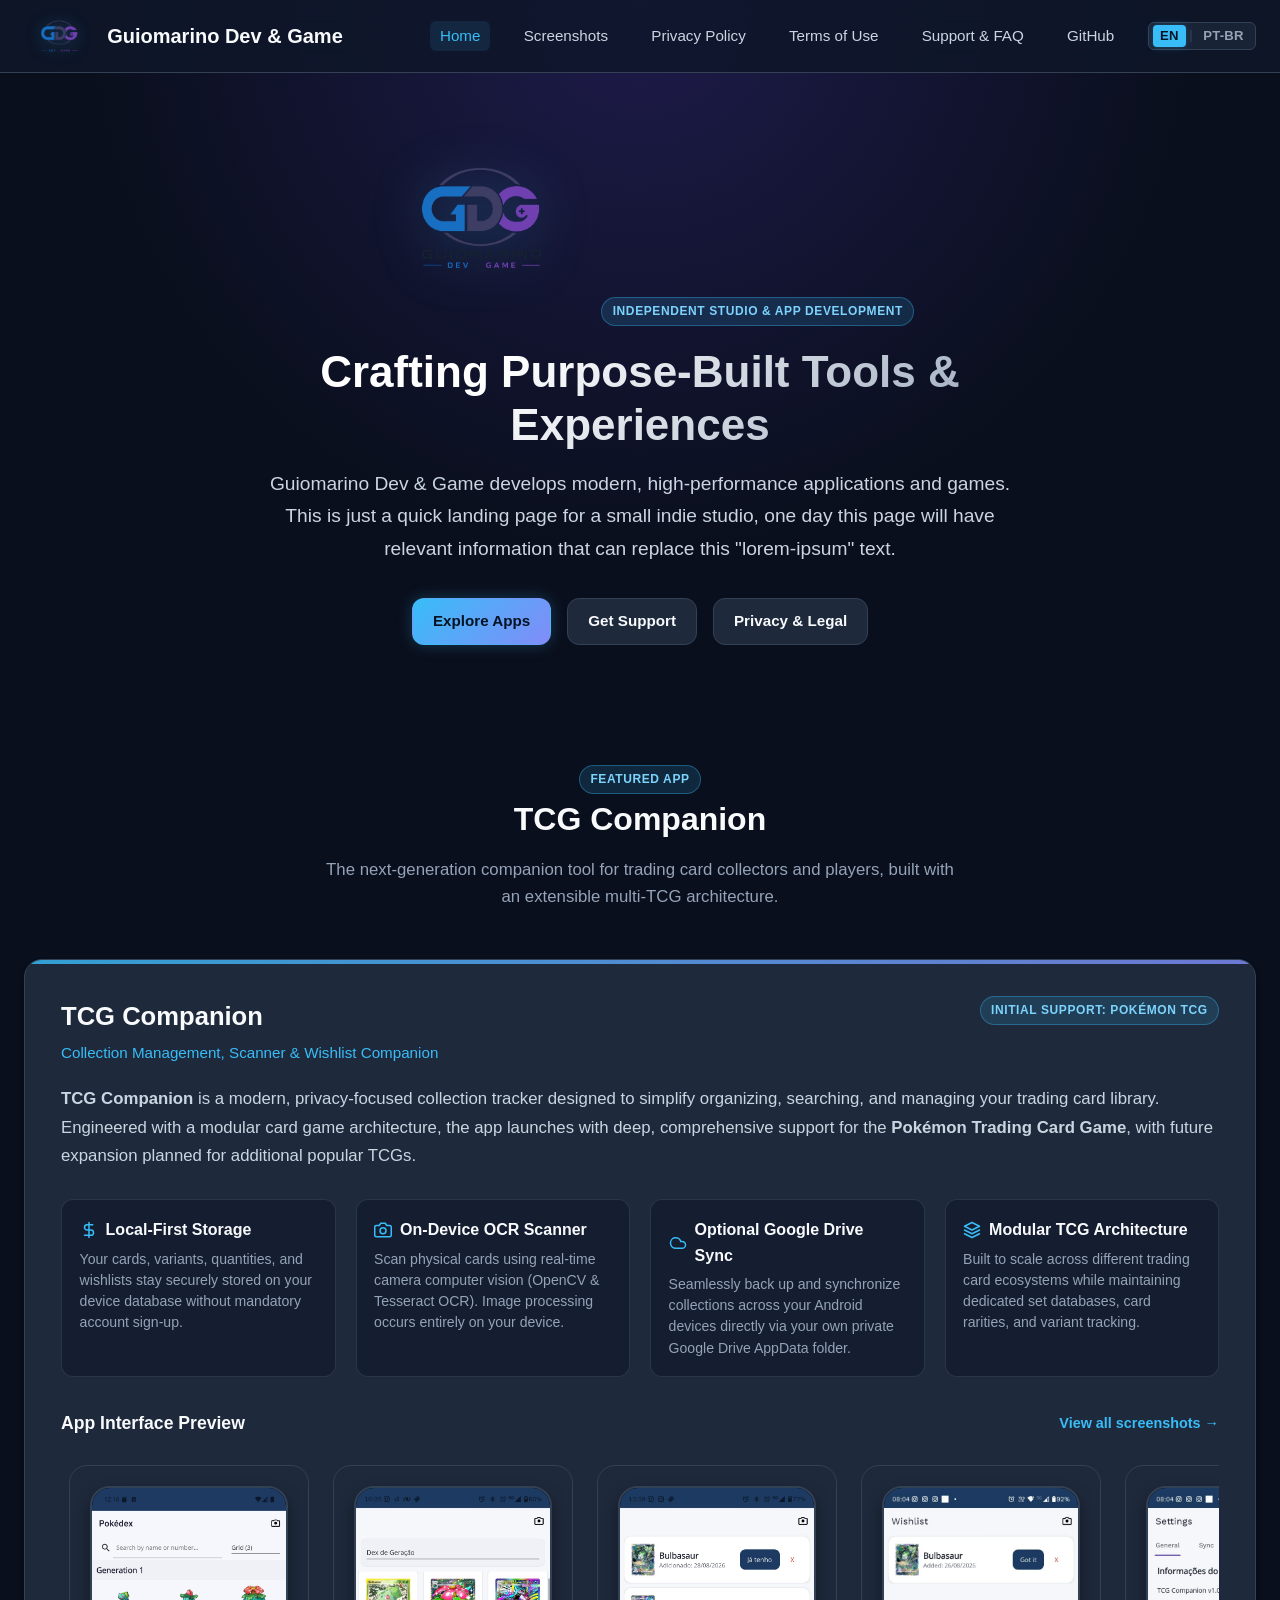
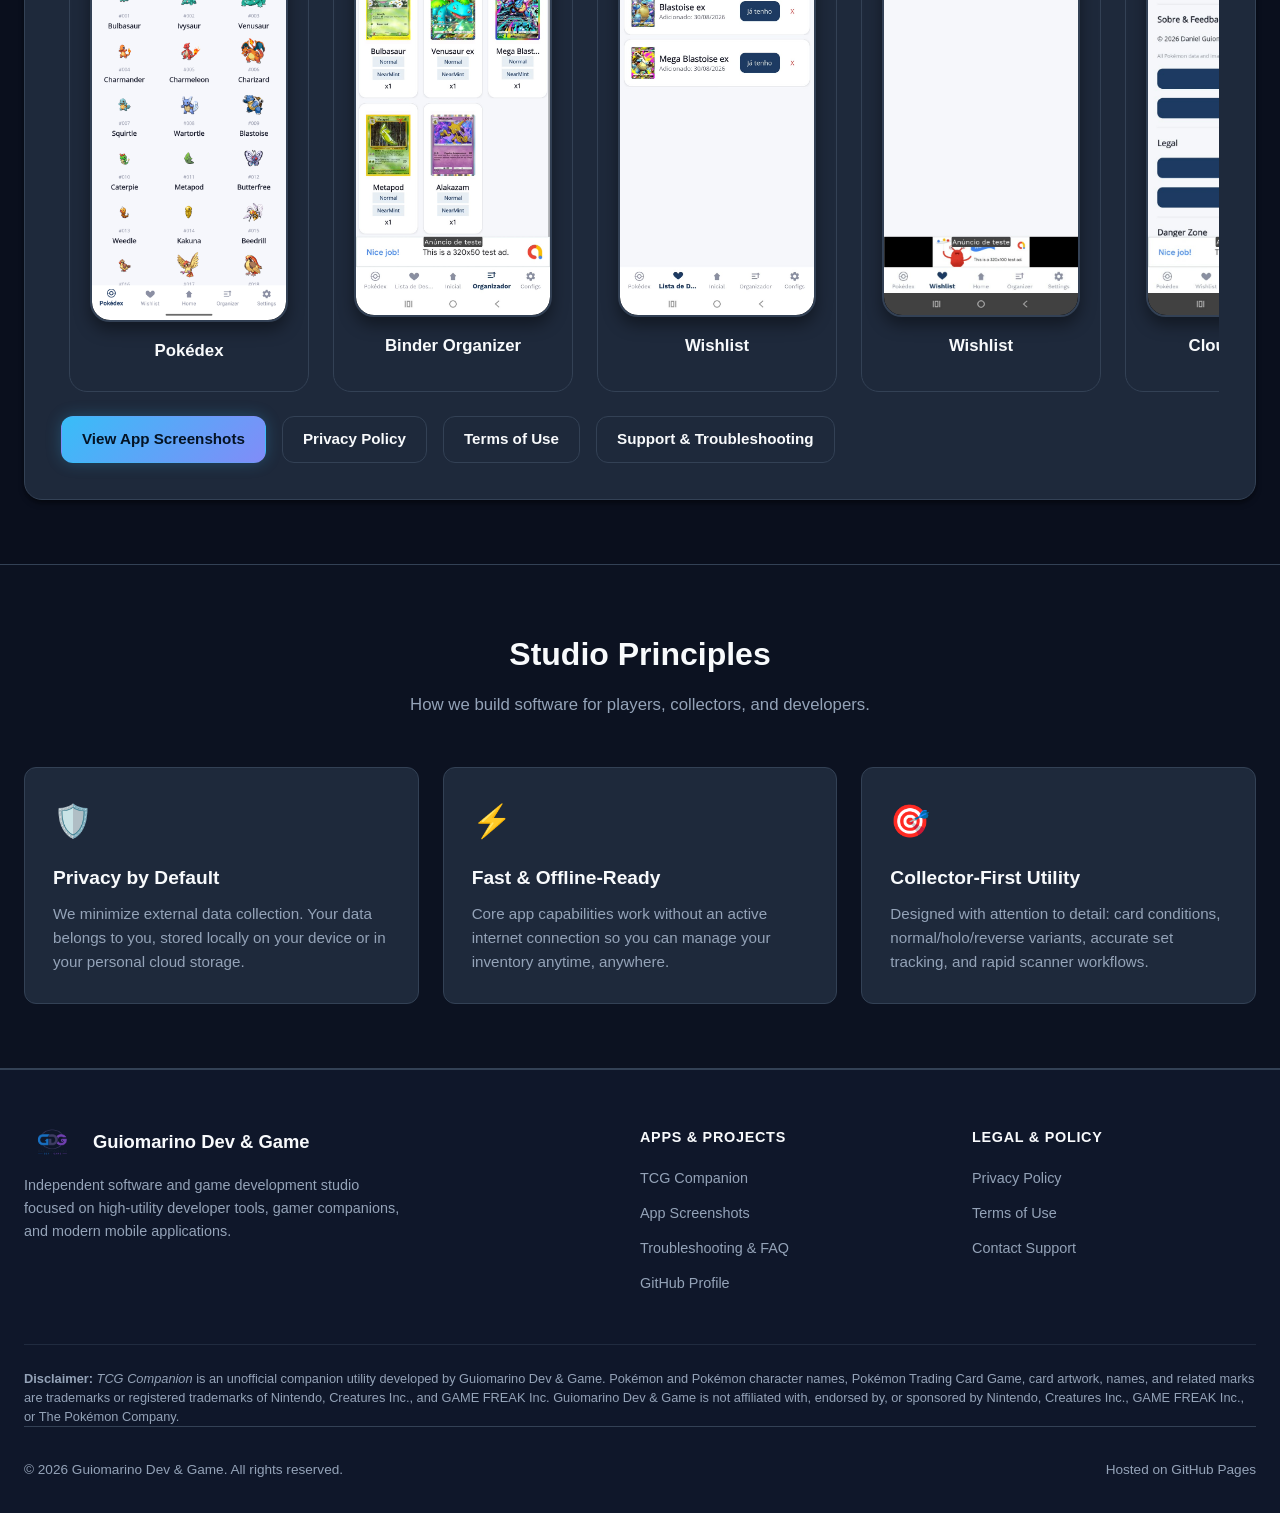
<file: index.html>
<!DOCTYPE html>
<html lang="en">
<head>
  <meta charset="UTF-8">
  <meta name="viewport" content="width=device-width, initial-scale=1.0">
  <meta name="description" content="Guiomarino Dev & Game - Independent game and app development studio. Home of TCG Companion with initial Pokémon TCG support.">
  <title>Guiomarino Dev & Game | Official Studio & Apps</title>
  <link rel="icon" type="image/png" href="images/logo_transparent.png">
  <link rel="stylesheet" href="css/style.css">
</head>
<body>

  <!-- Navigation -->
  <header class="site-header">
    <div class="container nav-container">
      <a href="index.html" class="brand-link">
        <img src="images/logo_transparent.png" alt="Guiomarino Dev & Game Logo" class="brand-logo">
        <span>Guiomarino Dev &amp; Game</span>
      </a>
      <nav>
        <ul class="nav-menu">
          <li><a href="index.html" class="nav-link active">Home</a></li>
          <li><a href="screenshots/index.html" class="nav-link">Screenshots</a></li>
          <li><a href="privacy/index.html" class="nav-link">Privacy Policy</a></li>
          <li><a href="terms/index.html" class="nav-link">Terms of Use</a></li>
          <li><a href="support/index.html" class="nav-link">Support &amp; FAQ</a></li>
          <li><a href="https://github.com/danielbrenom" target="_blank" rel="noopener noreferrer" class="nav-link">GitHub</a></li>
          <li class="lang-item">
            <div class="lang-switcher" aria-label="Language selector">
              <a href="index.html" class="lang-btn active" title="English">EN</a>
              <span class="lang-divider" aria-hidden="true">|</span>
              <a href="pt-br/index.html" class="lang-btn" title="Português (Brasil)">PT-BR</a>
            </div>
          </li>
        </ul>
      </nav>
    </div>
  </header>

  <main>
    <!-- Hero Section -->
    <section class="hero-section">
      <div class="container hero-content">
        <div class="hero-logo-wrapper">
          <img src="images/logo_transparent.png" alt="Guiomarino Dev & Game Studio" class="hero-logo">
        </div>
        <div class="badge" style="margin-bottom: 1.25rem;">Independent Studio &amp; App Development</div>
        <h1 class="hero-title">Crafting Purpose-Built Tools &amp; Experiences</h1>
        <p class="hero-subtitle">
          Guiomarino Dev &amp; Game develops modern, high-performance applications and games.
          This is just a quick landing page for a small indie studio, one day this page will have relevant information that can replace this "lorem-ipsum" text.
        </p>
        <div class="hero-actions">
          <a href="#featured-apps" class="btn btn-primary">Explore Apps</a>
          <a href="support/index.html" class="btn btn-secondary">Get Support</a>
          <a href="privacy/index.html" class="btn btn-secondary">Privacy &amp; Legal</a>
        </div>
      </div>
    </section>

    <!-- Featured Apps Section -->
    <section id="featured-apps" class="section">
      <div class="container">
        <div class="section-header">
          <div class="badge">Featured App</div>
          <h2 class="section-title">TCG Companion</h2>
          <p class="section-description">
            The next-generation companion tool for trading card collectors and players, built with an extensible multi-TCG architecture.
          </p>
        </div>

        <div class="apps-grid">
          <article class="app-card">
            <div class="app-card-header">
              <div class="app-title-group">
                <h3>TCG Companion</h3>
                <div class="app-tagline">Collection Management, Scanner &amp; Wishlist Companion</div>
              </div>
              <span class="badge">Initial Support: Pokémon TCG</span>
            </div>

            <p class="app-description">
              <strong>TCG Companion</strong> is a modern, privacy-focused collection tracker designed to simplify organizing, searching, and managing your trading card library. Engineered with a modular card game architecture, the app launches with deep, comprehensive support for the <strong>Pokémon Trading Card Game</strong>, with future expansion planned for additional popular TCGs.
            </p>

            <div class="app-features">
              <div class="feature-item">
                <div class="feature-title">
                  <svg width="18" height="18" viewBox="0 0 24 24" fill="none" stroke="currentColor" stroke-width="2" stroke-linecap="round" stroke-linejoin="round"><path d="M12 2v20M17 5H9.5a3.5 3.5 0 0 0 0 7h5a3.5 3.5 0 0 1 0 7H6"/></svg>
                  Local-First Storage
                </div>
                <div class="feature-desc">
                  Your cards, variants, quantities, and wishlists stay securely stored on your device database without mandatory account sign-up.
                </div>
              </div>

              <div class="feature-item">
                <div class="feature-title">
                  <svg width="18" height="18" viewBox="0 0 24 24" fill="none" stroke="currentColor" stroke-width="2" stroke-linecap="round" stroke-linejoin="round"><path d="M23 19a2 2 0 0 1-2 2H3a2 2 0 0 1-2-2V8a2 2 0 0 1 2-2h4l2-3h6l2 3h4a2 2 0 0 1 2 2z"/><circle cx="12" cy="13" r="4"/></svg>
                  On-Device OCR Scanner
                </div>
                <div class="feature-desc">
                  Scan physical cards using real-time camera computer vision (OpenCV &amp; Tesseract OCR). Image processing occurs entirely on your device.
                </div>
              </div>

              <div class="feature-item">
                <div class="feature-title">
                  <svg width="18" height="18" viewBox="0 0 24 24" fill="none" stroke="currentColor" stroke-width="2" stroke-linecap="round" stroke-linejoin="round"><path d="M17.5 19H9a7 7 0 1 1 6.71-9h1.79a4.5 4.5 0 1 1 0 9Z"/></svg>
                  Optional Google Drive Sync
                </div>
                <div class="feature-desc">
                  Seamlessly back up and synchronize collections across your Android devices directly via your own private Google Drive AppData folder.
                </div>
              </div>

              <div class="feature-item">
                <div class="feature-title">
                  <svg width="18" height="18" viewBox="0 0 24 24" fill="none" stroke="currentColor" stroke-width="2" stroke-linecap="round" stroke-linejoin="round"><polygon points="12 2 2 7 12 12 22 7 12 2"/><polyline points="2 17 12 22 22 17"/><polyline points="2 12 12 17 22 12"/></svg>
                  Modular TCG Architecture
                </div>
                <div class="feature-desc">
                  Built to scale across different trading card ecosystems while maintaining dedicated set databases, card rarities, and variant tracking.
                </div>
              </div>
            </div>

            <!-- App Screenshots Preview -->
            <div style="margin-top: 2rem;">
              <div style="display: flex; align-items: center; justify-content: space-between; margin-bottom: 0.75rem;">
                <h4 style="font-size: 1.1rem; color: var(--text-primary); font-weight: 600;">App Interface Preview</h4>
                <a href="screenshots/index.html" style="font-size: 0.9rem; font-weight: 600;">View all screenshots &rarr;</a>
              </div>
              <div class="screenshots-scroll">
                <a href="screenshots/index.html" class="screenshot-card" style="text-decoration: none;">
                  <div class="screenshot-device-frame">
                    <img src="images/app_ss/mockup1.png" alt="TCG Companion Set Catalog" loading="lazy">
                    <div class="screenshot-zoom-overlay">
                      <span class="screenshot-zoom-btn">🔍 Explore</span>
                    </div>
                  </div>
                  <div class="screenshot-info">
                    <div class="screenshot-title">Pokédex</div>
                  </div>
                </a>

                <a href="screenshots/index.html" class="screenshot-card" style="text-decoration: none;">
                  <div class="screenshot-device-frame">
                    <img src="images/app_ss/mockup-2-2.jpeg" alt="TCG Companion Card Details" loading="lazy">
                    <div class="screenshot-zoom-overlay">
                      <span class="screenshot-zoom-btn">🔍 Explore</span>
                    </div>
                  </div>
                  <div class="screenshot-info">
                    <div class="screenshot-title">Binder Organizer</div>
                  </div>
                </a>

                <a href="screenshots/index.html" class="screenshot-card" style="text-decoration: none;">
                  <div class="screenshot-device-frame">
                    <img src="images/app_ss/mockup3-3.jpeg" alt="TCG Companion Scanner" loading="lazy">
                    <div class="screenshot-zoom-overlay">
                      <span class="screenshot-zoom-btn">🔍 Explore</span>
                    </div>
                  </div>
                  <div class="screenshot-info">
                    <div class="screenshot-title">Wishlist</div>
                  </div>
                </a>

                <a href="screenshots/index.html" class="screenshot-card" style="text-decoration: none;">
                  <div class="screenshot-device-frame">
                    <img src="images/app_ss/mockup4.jpeg" alt="TCG Companion Wishlist" loading="lazy">
                    <div class="screenshot-zoom-overlay">
                      <span class="screenshot-zoom-btn">🔍 Explore</span>
                    </div>
                  </div>
                  <div class="screenshot-info">
                    <div class="screenshot-title">Wishlist</div>
                  </div>
                </a>

                <a href="screenshots/index.html" class="screenshot-card" style="text-decoration: none;">
                  <div class="screenshot-device-frame">
                    <img src="images/app_ss/mockup5.jpeg" alt="TCG Companion Cloud Sync" loading="lazy">
                    <div class="screenshot-zoom-overlay">
                      <span class="screenshot-zoom-btn">🔍 Explore</span>
                    </div>
                  </div>
                  <div class="screenshot-info">
                    <div class="screenshot-title">Cloud Backup</div>
                  </div>
                </a>
              </div>
            </div>

            <div class="app-footer-actions">
              <a href="screenshots/index.html" class="btn btn-primary">View App Screenshots</a>
              <a href="privacy/index.html" class="btn btn-secondary">Privacy Policy</a>
              <a href="terms/index.html" class="btn btn-secondary">Terms of Use</a>
              <a href="support/index.html" class="btn btn-secondary">Support &amp; Troubleshooting</a>
            </div>
          </article>
        </div>
      </div>
    </section>

    <!-- Studio Values Section -->
    <section class="section" style="background: rgba(15, 23, 42, 0.4); border-top: 1px solid var(--border-color); border-bottom: 1px solid var(--border-color);">
      <div class="container">
        <div class="section-header">
          <h2 class="section-title">Studio Principles</h2>
          <p class="section-description">How we build software for players, collectors, and developers.</p>
        </div>

        <div class="values-grid">
          <div class="value-card">
            <div class="value-icon">🛡️</div>
            <h3 class="value-title">Privacy by Default</h3>
            <p class="value-desc">
              We minimize external data collection. Your data belongs to you, stored locally on your device or in your personal cloud storage.
            </p>
          </div>

          <div class="value-card">
            <div class="value-icon">⚡</div>
            <h3 class="value-title">Fast &amp; Offline-Ready</h3>
            <p class="value-desc">
              Core app capabilities work without an active internet connection so you can manage your inventory anytime, anywhere.
            </p>
          </div>

          <div class="value-card">
            <div class="value-icon">🎯</div>
            <h3 class="value-title">Collector-First Utility</h3>
            <p class="value-desc">
              Designed with attention to detail: card conditions, normal/holo/reverse variants, accurate set tracking, and rapid scanner workflows.
            </p>
          </div>
        </div>
      </div>
    </section>
  </main>

  <!-- Universal Footer -->
  <footer class="site-footer">
    <div class="container">
      <div class="footer-grid">
        <div>
          <div class="footer-brand">
            <img src="images/logo_transparent.png" alt="Guiomarino Dev & Game" class="footer-logo">
            <span>Guiomarino Dev &amp; Game</span>
          </div>
          <p class="footer-desc">
            Independent software and game development studio focused on high-utility developer tools, gamer companions, and modern mobile applications.
          </p>
        </div>

        <div>
          <h4 class="footer-heading">Apps &amp; Projects</h4>
          <ul class="footer-links">
            <li><a href="#featured-apps">TCG Companion</a></li>
            <li><a href="screenshots/index.html">App Screenshots</a></li>
            <li><a href="support/index.html">Troubleshooting &amp; FAQ</a></li>
            <li><a href="https://github.com/GuiomarinoDev" target="_blank" rel="noopener noreferrer">GitHub Profile</a></li>
          </ul>
        </div>

        <div>
          <h4 class="footer-heading">Legal &amp; Policy</h4>
          <ul class="footer-links">
            <li><a href="privacy/index.html">Privacy Policy</a></li>
            <li><a href="terms/index.html">Terms of Use</a></li>
            <li><a href="support/index.html">Contact Support</a></li>
          </ul>
        </div>
      </div>

      <div class="footer-disclaimer">
        <p>
          <strong>Disclaimer:</strong> <em>TCG Companion</em> is an unofficial companion utility developed by Guiomarino Dev &amp; Game. Pokémon and Pokémon character names, Pokémon Trading Card Game, card artwork, names, and related marks are trademarks or registered trademarks of Nintendo, Creatures Inc., and GAME FREAK Inc. Guiomarino Dev &amp; Game is not affiliated with, endorsed by, or sponsored by Nintendo, Creatures Inc., GAME FREAK Inc., or The Pokémon Company.
        </p>
      </div>

      <div class="footer-bottom">
        <div>&copy; 2026 Guiomarino Dev &amp; Game. All rights reserved.</div>
        <div>Hosted on GitHub Pages</div>
      </div>
    </div>
  </footer>

</body>
</html>
</file>
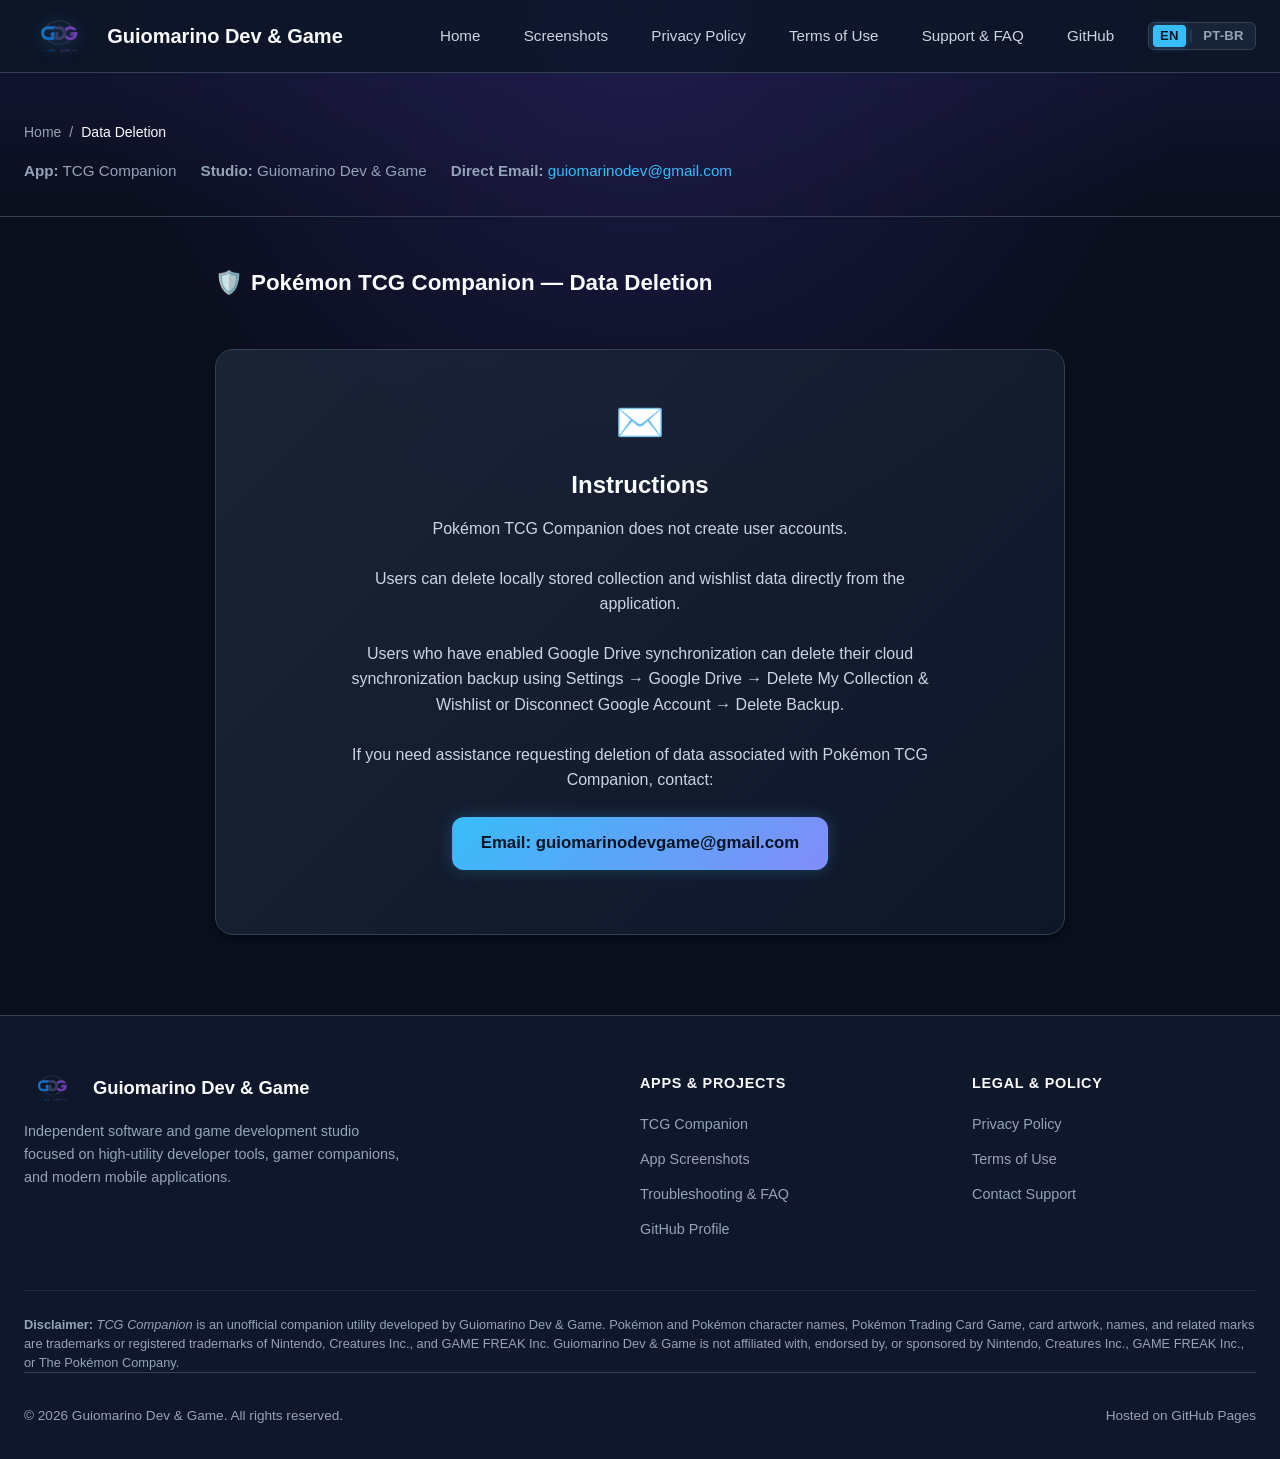
<file: data-deletion/index.html>
<!DOCTYPE html>
<html lang="en">
<head>
    <meta charset="UTF-8">
    <meta name="viewport" content="width=device-width, initial-scale=1.0">
    <meta name="description" content="Data Deletion for TCG Companion - Guiomarino Dev & Game. Help with data deletion.">
    <title>Data Deletion — TCG Companion | Guiomarino Dev & Game</title>
    <link rel="icon" type="image/png" href="../images/logo_transparent.png">
    <link rel="stylesheet" href="../css/style.css">
</head>
<body>

<!-- Navigation -->
<header class="site-header">
    <div class="container nav-container">
        <a href="../index.html" class="brand-link">
            <img src="../images/logo_transparent.png" alt="Guiomarino Dev & Game Logo" class="brand-logo">
            <span>Guiomarino Dev &amp; Game</span>
        </a>
        <nav>
            <ul class="nav-menu">
                <li><a href="../index.html" class="nav-link">Home</a></li>
                <li><a href="../screenshots/index.html" class="nav-link">Screenshots</a></li>
                <li><a href="../privacy/index.html" class="nav-link">Privacy Policy</a></li>
                <li><a href="../terms/index.html" class="nav-link">Terms of Use</a></li>
                <li><a href="../support/index.html" class="nav-link">Support &amp; FAQ</a></li>
                <li><a href="https://github.com/GuiomarinoDev" target="_blank" rel="noopener noreferrer" class="nav-link">GitHub</a></li>
                <li class="lang-item">
                    <div class="lang-switcher" aria-label="Language selector">
                        <a href="index.html" class="lang-btn active" title="English">EN</a>
                        <span class="lang-divider" aria-hidden="true">|</span>
                        <a href="pt-br/index.html" class="lang-btn" title="Português (Brasil)">PT-BR</a>
                    </div>
                </li>
            </ul>
        </nav>
    </div>
</header>

<main>
    <!-- Page Header -->
    <div class="page-header">
        <div class="container">
            <nav class="breadcrumb" aria-label="Breadcrumb">
                <a href="../index.html">Home</a>
                <span>/</span>
                <span style="color: var(--text-primary);">Data Deletion</span>
            </nav>
            <div class="page-meta">
                <span><strong>App:</strong> TCG Companion</span>
                <span><strong>Studio:</strong> Guiomarino Dev &amp; Game</span>
                <span><strong>Direct Email:</strong> <a href="mailto:guiomarinodev@gmail.com">guiomarinodev@gmail.com</a></span>
            </div>
        </div>
    </div>

    <div class="container" style="padding-bottom: 5rem;">
        <div style="max-width: 850px; margin: 0 auto;">
            <h2 style="font-size: 1.4rem; color: var(--text-primary); margin: 3rem 0 1rem; display: flex; align-items: center; gap: 0.5rem;">
                <span>🛡️</span> Pokémon TCG Companion — Data Deletion
            </h2>

            <!-- Contact Support Card -->
            <div class="contact-card">
                <div style="font-size: 2.5rem; margin-bottom: 0.75rem;">✉️</div>
                <h3>Instructions</h3>
                <p>
                    Pokémon TCG Companion does not create user accounts.
                </p>
                <p>
                    Users can delete locally stored collection and wishlist data directly from the application.
                </p>
                <p>
                    Users who have enabled Google Drive synchronization can delete their cloud synchronization backup using Settings → Google Drive → Delete My Collection & Wishlist or Disconnect
                    Google Account → Delete Backup.
                </p>
                <p>
                    If you need assistance requesting deletion of data associated with Pokémon TCG Companion, contact:
                </p>
                <div style="margin-bottom: 1.5rem;">
                    <a href="mailto:guiomarinodevgame@gmail.com" class="btn btn-primary" style="font-size: 1.05rem; padding: 0.75rem 1.75rem;">
                        Email: guiomarinodevgame@gmail.com
                    </a>
                </div>
            </div>

        </div>
    </div>
</main>

<!-- Universal Footer -->
<footer class="site-footer">
    <div class="container">
        <div class="footer-grid">
            <div>
                <div class="footer-brand">
                    <img src="../images/logo_transparent.png" alt="Guiomarino Dev & Game" class="footer-logo">
                    <span>Guiomarino Dev &amp; Game</span>
                </div>
                <p class="footer-desc">
                    Independent software and game development studio focused on high-utility developer tools, gamer companions, and modern mobile applications.
                </p>
            </div>

            <div>
                <h4 class="footer-heading">Apps &amp; Projects</h4>
                <ul class="footer-links">
                    <li><a href="../index.html#featured-apps">TCG Companion</a></li>
                    <li><a href="../screenshots/index.html">App Screenshots</a></li>
                    <li><a href="../support/index.html">Troubleshooting &amp; FAQ</a></li>
                    <li><a href="https://github.com/GuiomarinoDev" target="_blank" rel="noopener noreferrer">GitHub Profile</a></li>
                </ul>
            </div>

            <div>
                <h4 class="footer-heading">Legal &amp; Policy</h4>
                <ul class="footer-links">
                    <li><a href="../privacy/index.html">Privacy Policy</a></li>
                    <li><a href="../terms/index.html">Terms of Use</a></li>
                    <li><a href="index.html">Contact Support</a></li>
                </ul>
            </div>
        </div>

        <div class="footer-disclaimer">
            <p>
                <strong>Disclaimer:</strong> <em>TCG Companion</em> is an unofficial companion utility developed by Guiomarino Dev &amp; Game. Pokémon and Pokémon character names, Pokémon Trading Card
                Game, card artwork, names, and related marks are trademarks or registered trademarks of Nintendo, Creatures Inc., and GAME FREAK Inc. Guiomarino Dev &amp; Game is not affiliated with,
                endorsed by, or sponsored by Nintendo, Creatures Inc., GAME FREAK Inc., or The Pokémon Company.
            </p>
        </div>

        <div class="footer-bottom">
            <div>&copy; 2026 Guiomarino Dev &amp; Game. All rights reserved.</div>
            <div>Hosted on GitHub Pages</div>
        </div>
    </div>
</footer>

</body>
</html>
</file>
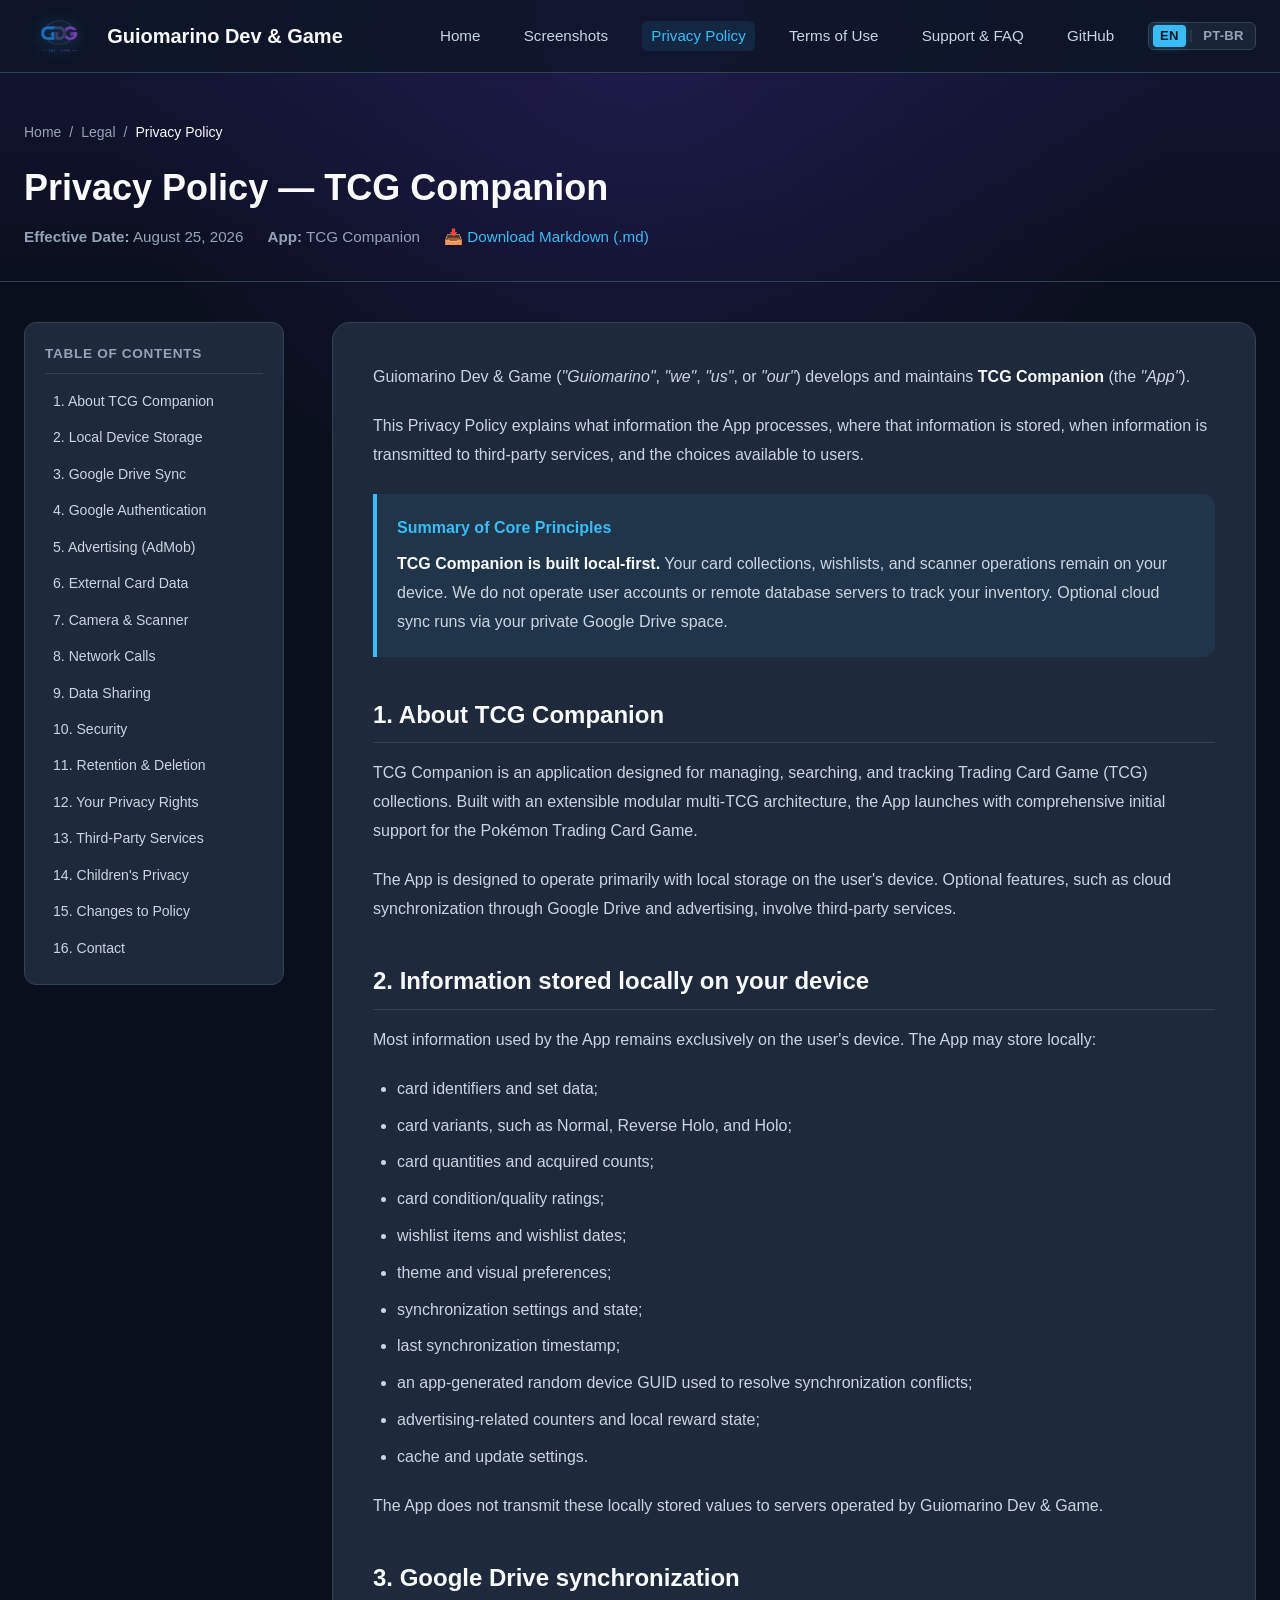
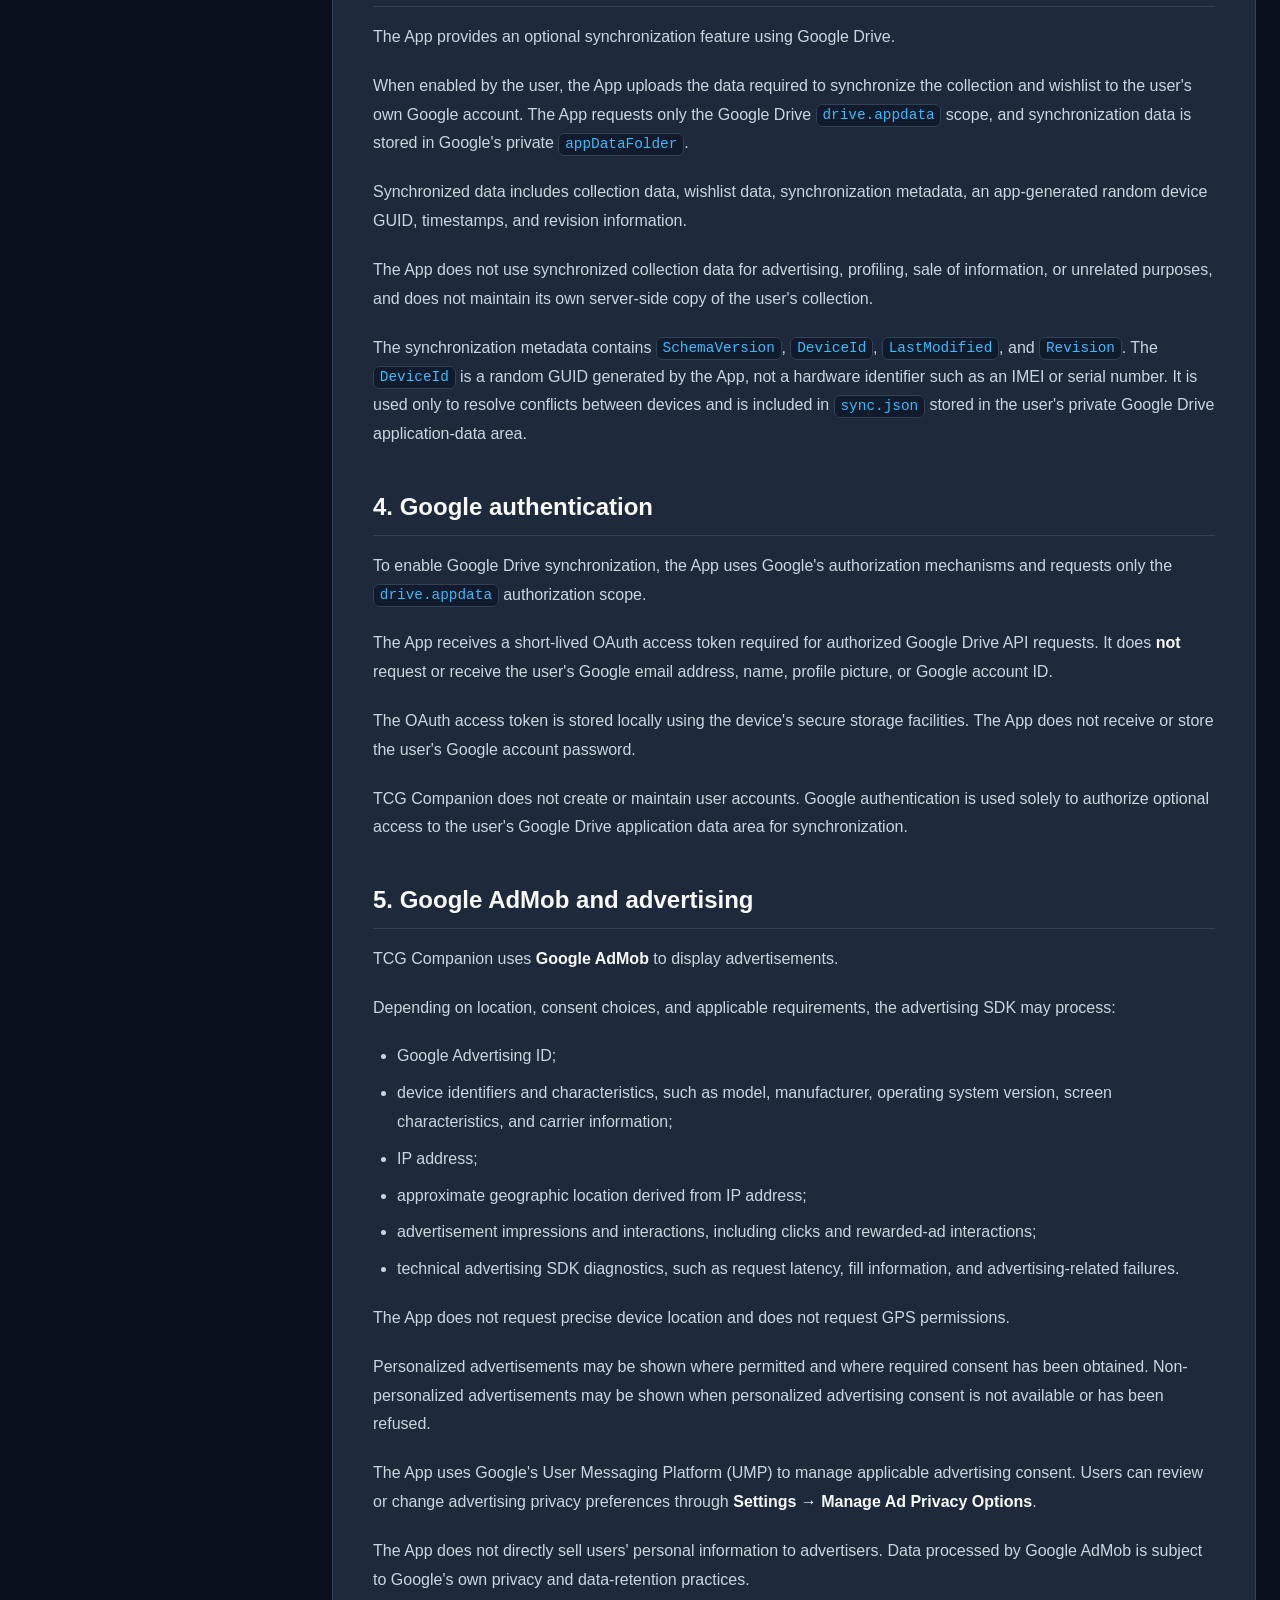
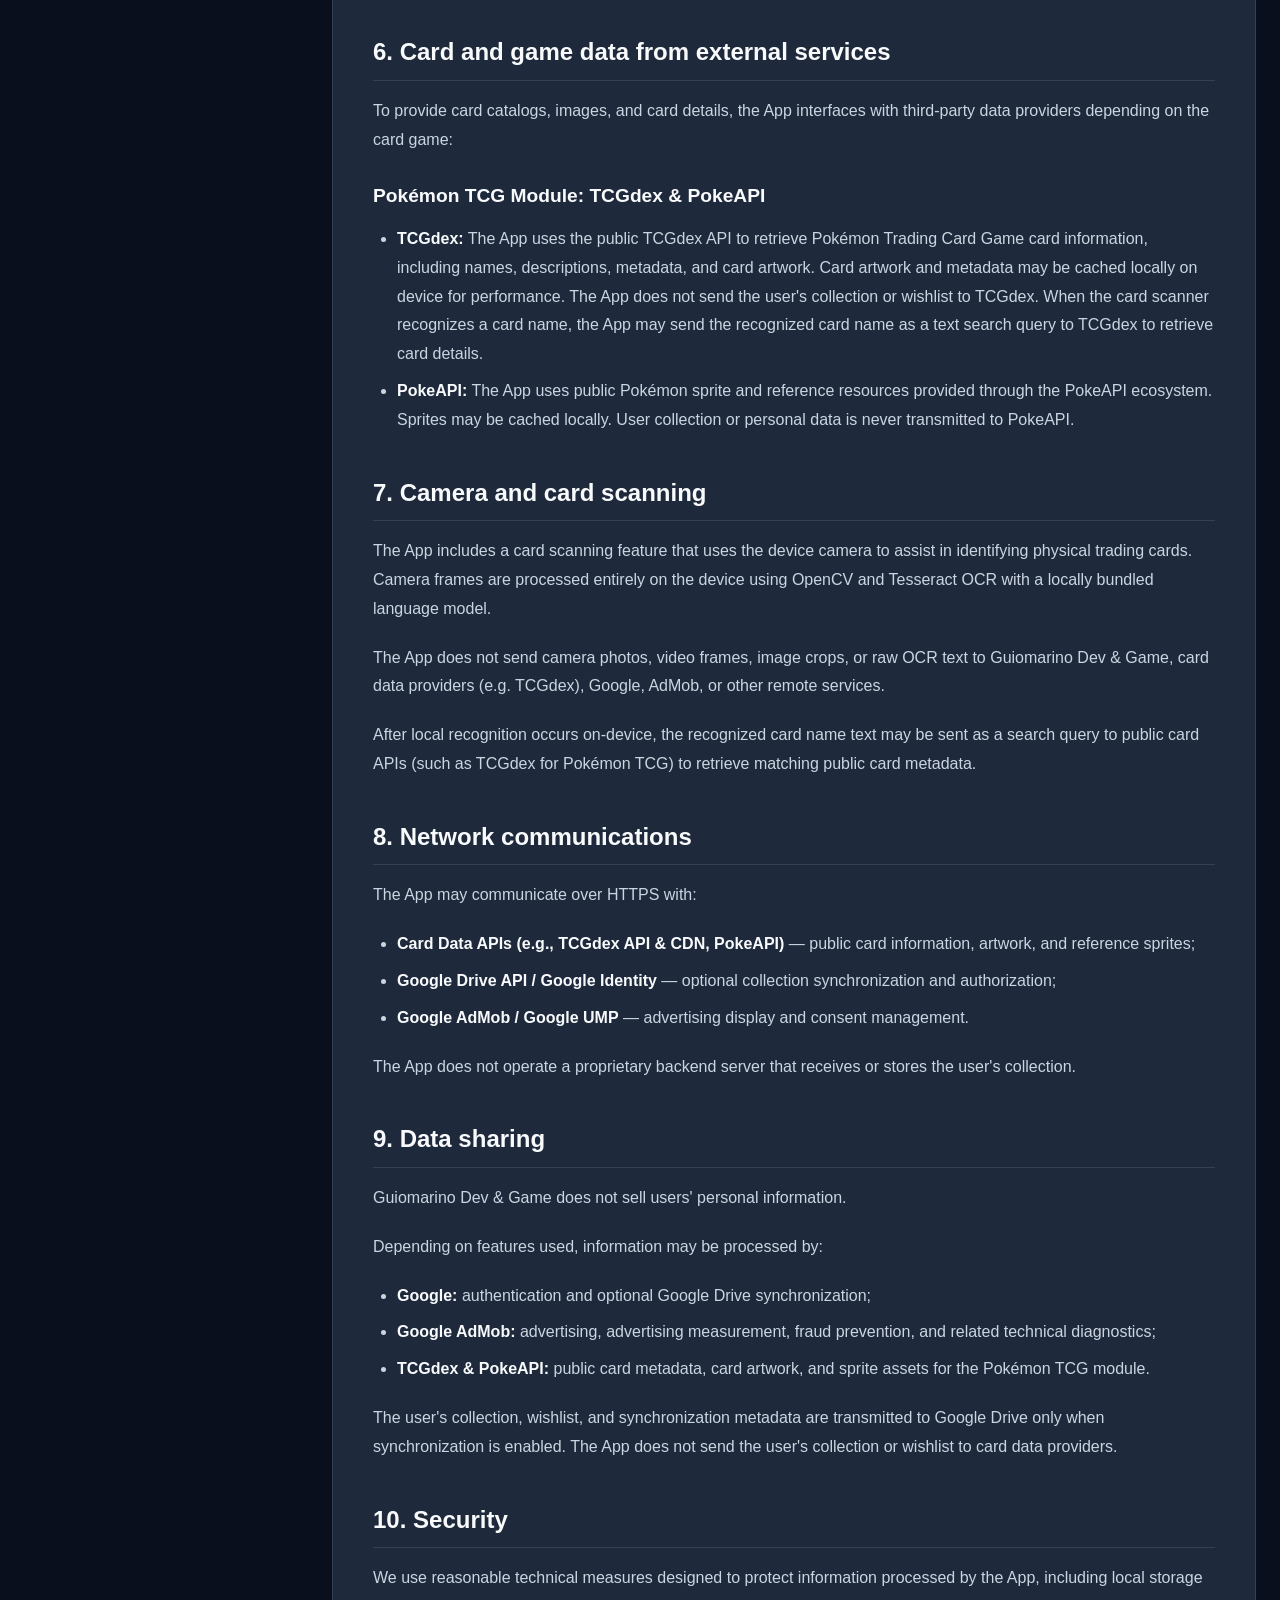
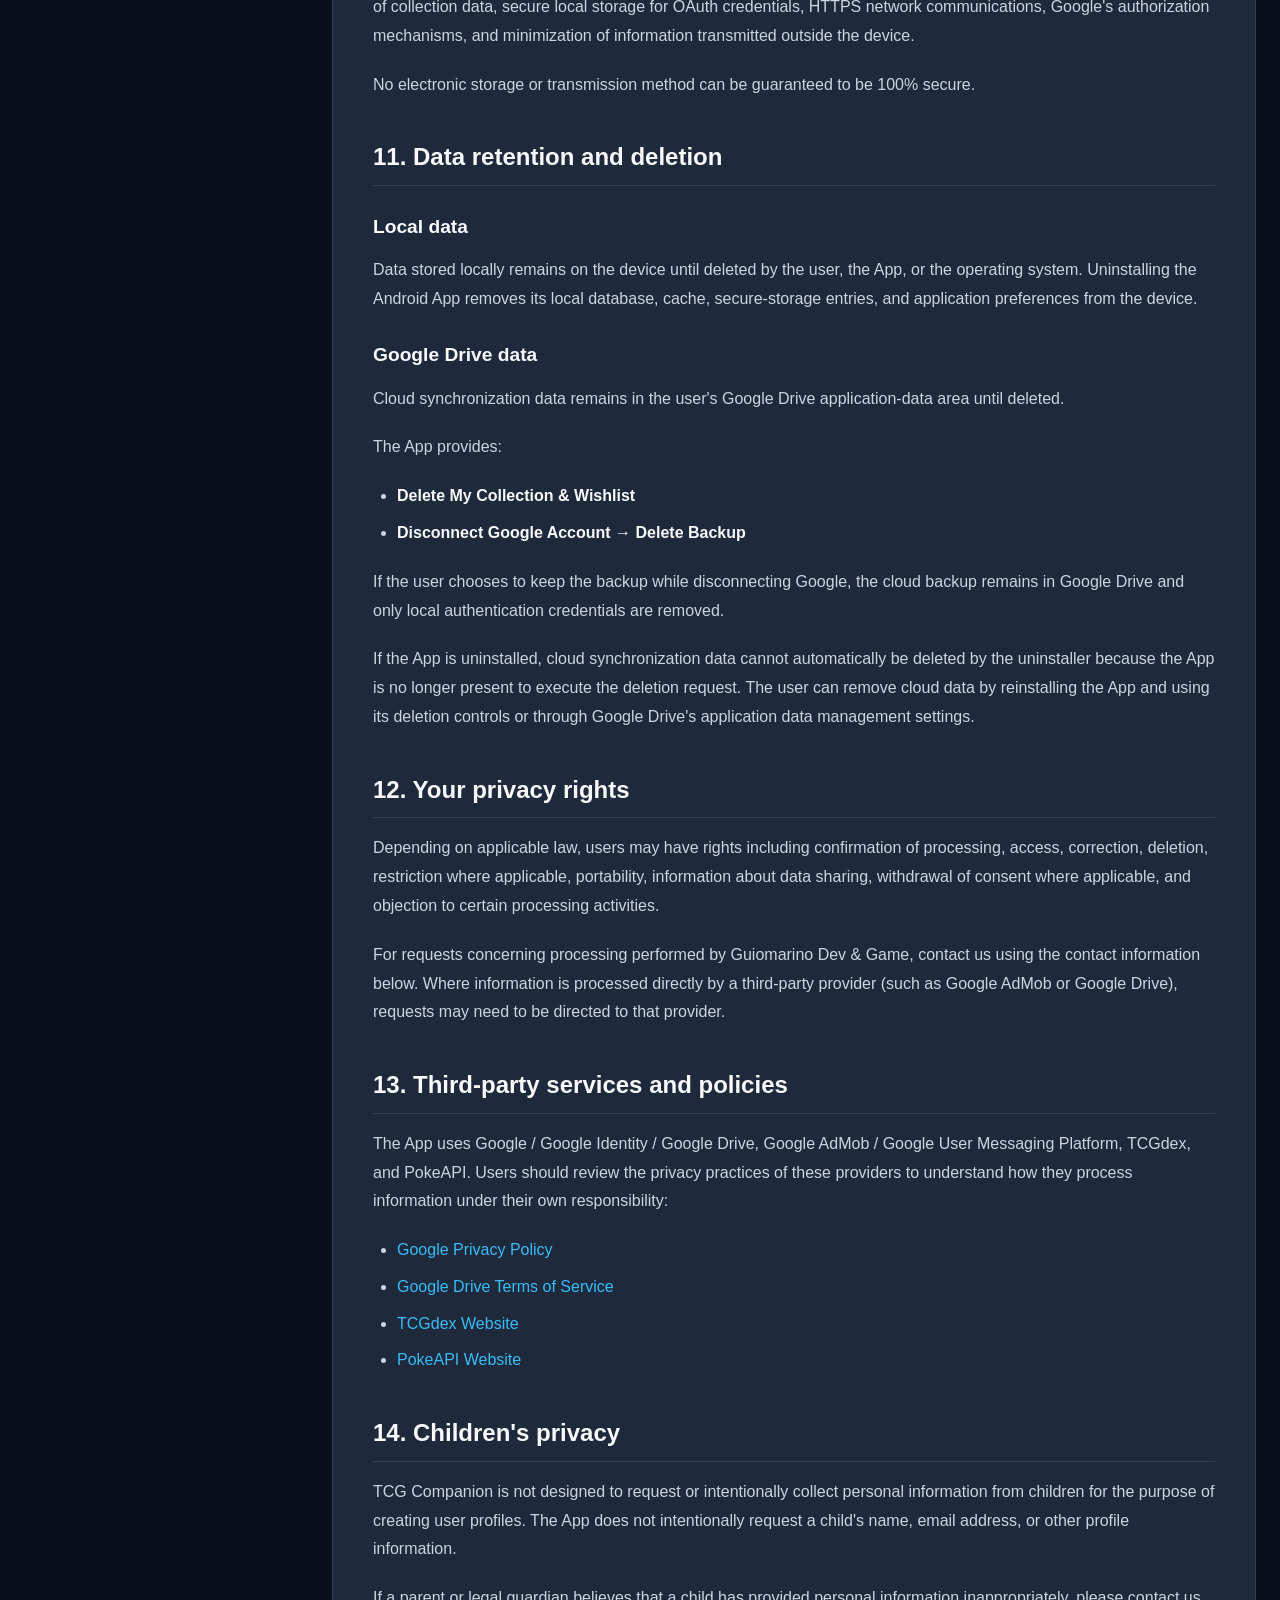
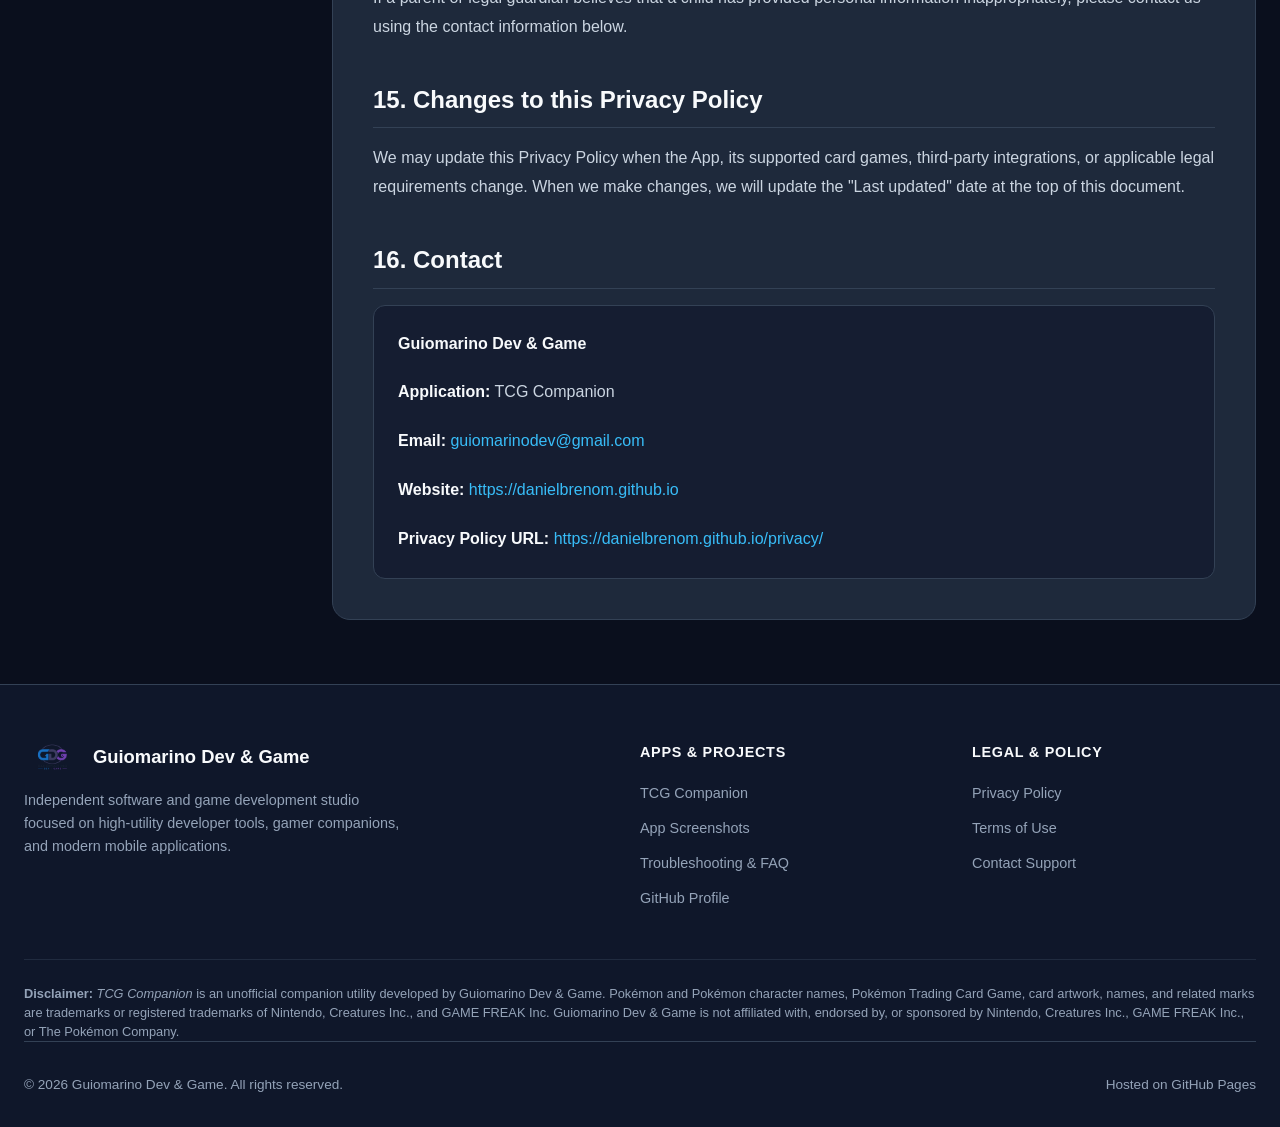
<file: privacy/index.html>
<!DOCTYPE html>
<html lang="en">
<head>
    <meta charset="UTF-8">
    <meta name="viewport" content="width=device-width, initial-scale=1.0">
    <meta name="description" content="Privacy Policy for TCG Companion - Guiomarino Dev & Game. Explains local storage, Google Drive sync, AdMob, and card scanner data processing.">
    <title>Privacy Policy — TCG Companion | Guiomarino Dev & Game</title>
    <link rel="icon" type="image/png" href="../images/logo_transparent.png">
    <link rel="stylesheet" href="../css/style.css">
</head>
<body>

<!-- Navigation -->
<header class="site-header">
    <div class="container nav-container">
        <a href="../index.html" class="brand-link">
            <img src="../images/logo_transparent.png" alt="Guiomarino Dev & Game Logo" class="brand-logo">
            <span>Guiomarino Dev &amp; Game</span>
        </a>
        <nav>
            <ul class="nav-menu">
                <li><a href="../index.html" class="nav-link">Home</a></li>
                <li><a href="../screenshots/index.html" class="nav-link">Screenshots</a></li>
                <li><a href="index.html" class="nav-link active">Privacy Policy</a></li>
                <li><a href="../terms/index.html" class="nav-link">Terms of Use</a></li>
                <li><a href="../support/index.html" class="nav-link">Support &amp; FAQ</a></li>
                <li><a href="https://github.com/GuiomarinoDev" target="_blank" rel="noopener noreferrer" class="nav-link">GitHub</a></li>
                <li class="lang-item">
                    <div class="lang-switcher" aria-label="Language selector">
                        <a href="index.html" class="lang-btn active" title="English">EN</a>
                        <span class="lang-divider" aria-hidden="true">|</span>
                        <a href="pt-br/index.html" class="lang-btn" title="Português (Brasil)">PT-BR</a>
                    </div>
                </li>
            </ul>
        </nav>
    </div>
</header>

<main>
    <!-- Page Header -->
    <div class="page-header">
        <div class="container">
            <nav class="breadcrumb" aria-label="Breadcrumb">
                <a href="../index.html">Home</a>
                <span>/</span>
                <span>Legal</span>
                <span>/</span>
                <span style="color: var(--text-primary);">Privacy Policy</span>
            </nav>
            <h1 class="page-title">Privacy Policy — TCG Companion</h1>
            <div class="page-meta">
                <span><strong>Effective Date:</strong> August 25, 2026</span>
                <span><strong>App:</strong> TCG Companion</span>
                <span><a href="privacy.md" download="Privacy-Policy-TCG-Companion.md" style="display: inline-flex; align-items: center; gap: 0.35rem;">📥 Download Markdown (.md)</a></span>
            </div>
        </div>
    </div>

    <!-- Main Content & Sidebar -->
    <div class="container">
        <div class="doc-layout">
            <!-- Sidebar TOC -->
            <aside class="doc-sidebar">
                <div class="doc-sidebar-title">Table of Contents</div>
                <ul class="doc-nav-list">
                    <li><a href="#about" class="doc-nav-link">1. About TCG Companion</a></li>
                    <li><a href="#local-data" class="doc-nav-link">2. Local Device Storage</a></li>
                    <li><a href="#google-drive" class="doc-nav-link">3. Google Drive Sync</a></li>
                    <li><a href="#authentication" class="doc-nav-link">4. Google Authentication</a></li>
                    <li><a href="#admob" class="doc-nav-link">5. Advertising (AdMob)</a></li>
                    <li><a href="#external-data" class="doc-nav-link">6. External Card Data</a></li>
                    <li><a href="#camera-scanner" class="doc-nav-link">7. Camera &amp; Scanner</a></li>
                    <li><a href="#network" class="doc-nav-link">8. Network Calls</a></li>
                    <li><a href="#data-sharing" class="doc-nav-link">9. Data Sharing</a></li>
                    <li><a href="#security" class="doc-nav-link">10. Security</a></li>
                    <li><a href="#retention-deletion" class="doc-nav-link">11. Retention &amp; Deletion</a></li>
                    <li><a href="#rights" class="doc-nav-link">12. Your Privacy Rights</a></li>
                    <li><a href="#third-parties" class="doc-nav-link">13. Third-Party Services</a></li>
                    <li><a href="#children" class="doc-nav-link">14. Children's Privacy</a></li>
                    <li><a href="#changes" class="doc-nav-link">15. Changes to Policy</a></li>
                    <li><a href="#contact" class="doc-nav-link">16. Contact</a></li>
                </ul>
            </aside>

            <!-- Document Body -->
            <article class="doc-content">
                <p>
                    Guiomarino Dev &amp; Game (<em>"Guiomarino"</em>, <em>"we"</em>, <em>"us"</em>, or <em>"our"</em>) develops and maintains <strong>TCG Companion</strong> (the <em>"App"</em>).
                </p>
                <p>
                    This Privacy Policy explains what information the App processes, where that information is stored, when information is transmitted to third-party services, and the choices
                    available to users.
                </p>

                <div class="callout">
                    <div class="callout-title">Summary of Core Principles</div>
                    <p style="margin-bottom: 0;">
                        <strong>TCG Companion is built local-first.</strong> Your card collections, wishlists, and scanner operations remain on your device. We do not operate user accounts or remote
                        database servers to track your inventory. Optional cloud sync runs via your private Google Drive space.
                    </p>
                </div>

                <h2 id="about">1. About TCG Companion</h2>
                <p>
                    TCG Companion is an application designed for managing, searching, and tracking Trading Card Game (TCG) collections. Built with an extensible modular multi-TCG architecture, the App
                    launches with comprehensive initial support for the Pokémon Trading Card Game.
                </p>
                <p>
                    The App is designed to operate primarily with local storage on the user's device. Optional features, such as cloud synchronization through Google Drive and advertising, involve
                    third-party services.
                </p>

                <h2 id="local-data">2. Information stored locally on your device</h2>
                <p>Most information used by the App remains exclusively on the user's device. The App may store locally:</p>
                <ul>
                    <li>card identifiers and set data;</li>
                    <li>card variants, such as Normal, Reverse Holo, and Holo;</li>
                    <li>card quantities and acquired counts;</li>
                    <li>card condition/quality ratings;</li>
                    <li>wishlist items and wishlist dates;</li>
                    <li>theme and visual preferences;</li>
                    <li>synchronization settings and state;</li>
                    <li>last synchronization timestamp;</li>
                    <li>an app-generated random device GUID used to resolve synchronization conflicts;</li>
                    <li>advertising-related counters and local reward state;</li>
                    <li>cache and update settings.</li>
                </ul>
                <p>
                    The App does not transmit these locally stored values to servers operated by Guiomarino Dev &amp; Game.
                </p>

                <h2 id="google-drive">3. Google Drive synchronization</h2>
                <p>
                    The App provides an optional synchronization feature using Google Drive.
                </p>
                <p>
                    When enabled by the user, the App uploads the data required to synchronize the collection and wishlist to the user's own Google account. The App requests only the Google Drive
                    <code>drive.appdata</code> scope, and synchronization data is stored in Google's private <code>appDataFolder</code>.
                </p>
                <p>
                    Synchronized data includes collection data, wishlist data, synchronization metadata, an app-generated random device GUID, timestamps, and revision information.
                </p>
                <p>
                    The App does not use synchronized collection data for advertising, profiling, sale of information, or unrelated purposes, and does not maintain its own server-side copy of the
                    user's collection.
                </p>
                <p>
                    The synchronization metadata contains <code>SchemaVersion</code>, <code>DeviceId</code>, <code>LastModified</code>, and <code>Revision</code>. The <code>DeviceId</code> is a random
                    GUID generated by the App, not a hardware identifier such as an IMEI or serial number. It is used only to resolve conflicts between devices and is included in
                    <code>sync.json</code> stored in the user's private Google Drive application-data area.
                </p>

                <h2 id="authentication">4. Google authentication</h2>
                <p>
                    To enable Google Drive synchronization, the App uses Google's authorization mechanisms and requests only the <code>drive.appdata</code> authorization scope.
                </p>
                <p>
                    The App receives a short-lived OAuth access token required for authorized Google Drive API requests. It does <strong>not</strong> request or receive the user's Google email
                    address, name, profile picture, or Google account ID.
                </p>
                <p>
                    The OAuth access token is stored locally using the device's secure storage facilities. The App does not receive or store the user's Google account password.
                </p>
                <p>
                    TCG Companion does not create or maintain user accounts. Google authentication is used solely to authorize optional access to the user's Google Drive application data area for
                    synchronization.
                </p>

                <h2 id="admob">5. Google AdMob and advertising</h2>
                <p>
                    TCG Companion uses <strong>Google AdMob</strong> to display advertisements.
                </p>
                <p>Depending on location, consent choices, and applicable requirements, the advertising SDK may process:</p>
                <ul>
                    <li>Google Advertising ID;</li>
                    <li>device identifiers and characteristics, such as model, manufacturer, operating system version, screen characteristics, and carrier information;</li>
                    <li>IP address;</li>
                    <li>approximate geographic location derived from IP address;</li>
                    <li>advertisement impressions and interactions, including clicks and rewarded-ad interactions;</li>
                    <li>technical advertising SDK diagnostics, such as request latency, fill information, and advertising-related failures.</li>
                </ul>
                <p>
                    The App does not request precise device location and does not request GPS permissions.
                </p>
                <p>
                    Personalized advertisements may be shown where permitted and where required consent has been obtained. Non-personalized advertisements may be shown when personalized advertising
                    consent is not available or has been refused.
                </p>
                <p>
                    The App uses Google's User Messaging Platform (UMP) to manage applicable advertising consent. Users can review or change advertising privacy preferences through <strong>Settings
                    &rarr; Manage Ad Privacy Options</strong>.
                </p>
                <p>
                    The App does not directly sell users' personal information to advertisers. Data processed by Google AdMob is subject to Google's own privacy and data-retention practices.
                </p>

                <h2 id="external-data">6. Card and game data from external services</h2>
                <p>
                    To provide card catalogs, images, and card details, the App interfaces with third-party data providers depending on the card game:
                </p>
                <h3>Pokémon TCG Module: TCGdex &amp; PokeAPI</h3>
                <ul>
                    <li><strong>TCGdex:</strong> The App uses the public TCGdex API to retrieve Pokémon Trading Card Game card information, including names, descriptions, metadata, and card artwork.
                        Card artwork and metadata may be cached locally on device for performance. The App does not send the user's collection or wishlist to TCGdex. When the card scanner recognizes a
                        card name, the App may send the recognized card name as a text search query to TCGdex to retrieve card details.
                    </li>
                    <li><strong>PokeAPI:</strong> The App uses public Pokémon sprite and reference resources provided through the PokeAPI ecosystem. Sprites may be cached locally. User collection or
                        personal data is never transmitted to PokeAPI.
                    </li>
                </ul>

                <h2 id="camera-scanner">7. Camera and card scanning</h2>
                <p>
                    The App includes a card scanning feature that uses the device camera to assist in identifying physical trading cards. Camera frames are processed entirely on the device using
                    OpenCV and Tesseract OCR with a locally bundled language model.
                </p>
                <p>
                    The App does not send camera photos, video frames, image crops, or raw OCR text to Guiomarino Dev &amp; Game, card data providers (e.g. TCGdex), Google, AdMob, or other remote
                    services.
                </p>
                <p>
                    After local recognition occurs on-device, the recognized card name text may be sent as a search query to public card APIs (such as TCGdex for Pokémon TCG) to retrieve matching
                    public card metadata.
                </p>

                <h2 id="network">8. Network communications</h2>
                <p>The App may communicate over HTTPS with:</p>
                <ul>
                    <li><strong>Card Data APIs (e.g., TCGdex API &amp; CDN, PokeAPI)</strong> &mdash; public card information, artwork, and reference sprites;</li>
                    <li><strong>Google Drive API / Google Identity</strong> &mdash; optional collection synchronization and authorization;</li>
                    <li><strong>Google AdMob / Google UMP</strong> &mdash; advertising display and consent management.</li>
                </ul>
                <p>
                    The App does not operate a proprietary backend server that receives or stores the user's collection.
                </p>

                <h2 id="data-sharing">9. Data sharing</h2>
                <p>
                    Guiomarino Dev &amp; Game does not sell users' personal information.
                </p>
                <p>Depending on features used, information may be processed by:</p>
                <ul>
                    <li><strong>Google:</strong> authentication and optional Google Drive synchronization;</li>
                    <li><strong>Google AdMob:</strong> advertising, advertising measurement, fraud prevention, and related technical diagnostics;</li>
                    <li><strong>TCGdex &amp; PokeAPI:</strong> public card metadata, card artwork, and sprite assets for the Pokémon TCG module.</li>
                </ul>
                <p>
                    The user's collection, wishlist, and synchronization metadata are transmitted to Google Drive only when synchronization is enabled. The App does not send the user's collection or
                    wishlist to card data providers.
                </p>

                <h2 id="security">10. Security</h2>
                <p>
                    We use reasonable technical measures designed to protect information processed by the App, including local storage of collection data, secure local storage for OAuth credentials,
                    HTTPS network communications, Google's authorization mechanisms, and minimization of information transmitted outside the device.
                </p>
                <p>
                    No electronic storage or transmission method can be guaranteed to be 100% secure.
                </p>

                <h2 id="retention-deletion">11. Data retention and deletion</h2>
                <h3>Local data</h3>
                <p>
                    Data stored locally remains on the device until deleted by the user, the App, or the operating system. Uninstalling the Android App removes its local database, cache,
                    secure-storage entries, and application preferences from the device.
                </p>
                <h3>Google Drive data</h3>
                <p>
                    Cloud synchronization data remains in the user's Google Drive application-data area until deleted.
                </p>
                <p>The App provides:</p>
                <ul>
                    <li><strong>Delete My Collection &amp; Wishlist</strong></li>
                    <li><strong>Disconnect Google Account &rarr; Delete Backup</strong></li>
                </ul>
                <p>
                    If the user chooses to keep the backup while disconnecting Google, the cloud backup remains in Google Drive and only local authentication credentials are removed.
                </p>
                <p>
                    If the App is uninstalled, cloud synchronization data cannot automatically be deleted by the uninstaller because the App is no longer present to execute the deletion request. The
                    user can remove cloud data by reinstalling the App and using its deletion controls or through Google Drive's application data management settings.
                </p>

                <h2 id="rights">12. Your privacy rights</h2>
                <p>
                    Depending on applicable law, users may have rights including confirmation of processing, access, correction, deletion, restriction where applicable, portability, information about
                    data sharing, withdrawal of consent where applicable, and objection to certain processing activities.
                </p>
                <p>
                    For requests concerning processing performed by Guiomarino Dev &amp; Game, contact us using the contact information below. Where information is processed directly by a third-party
                    provider (such as Google AdMob or Google Drive), requests may need to be directed to that provider.
                </p>

                <h2 id="third-parties">13. Third-party services and policies</h2>
                <p>
                    The App uses Google / Google Identity / Google Drive, Google AdMob / Google User Messaging Platform, TCGdex, and PokeAPI. Users should review the privacy practices of these
                    providers to understand how they process information under their own responsibility:
                </p>
                <ul>
                    <li><a href="https://policies.google.com/privacy" target="_blank" rel="noopener noreferrer">Google Privacy Policy</a></li>
                    <li><a href="https://www.google.com/drive/terms-of-service/" target="_blank" rel="noopener noreferrer">Google Drive Terms of Service</a></li>
                    <li><a href="https://tcgdex.net/" target="_blank" rel="noopener noreferrer">TCGdex Website</a></li>
                    <li><a href="https://pokeapi.co/" target="_blank" rel="noopener noreferrer">PokeAPI Website</a></li>
                </ul>

                <h2 id="children">14. Children's privacy</h2>
                <p>
                    TCG Companion is not designed to request or intentionally collect personal information from children for the purpose of creating user profiles. The App does not intentionally
                    request a child's name, email address, or other profile information.
                </p>
                <p>
                    If a parent or legal guardian believes that a child has provided personal information inappropriately, please contact us using the contact information below.
                </p>

                <h2 id="changes">15. Changes to this Privacy Policy</h2>
                <p>
                    We may update this Privacy Policy when the App, its supported card games, third-party integrations, or applicable legal requirements change. When we make changes, we will update
                    the "Last updated" date at the top of this document.
                </p>

                <h2 id="contact">16. Contact</h2>
                <div style="background: rgba(15, 23, 42, 0.6); padding: 1.5rem; border-radius: var(--radius-md); border: 1px solid var(--border-color);">
                    <p><strong>Guiomarino Dev &amp; Game</strong></p>
                    <p><strong>Application:</strong> TCG Companion</p>
                    <p><strong>Email:</strong> <a href="mailto:guiomarinodevgame@gmail.com">guiomarinodev@gmail.com</a></p>
                    <p><strong>Website:</strong> <a href="https://danielbrenom.github.io">https://danielbrenom.github.io</a></p>
                    <p style="margin-bottom: 0;"><strong>Privacy Policy URL:</strong> <a href="https://danielbrenom.github.io/privacy/">https://danielbrenom.github.io/privacy/</a></p>
                </div>
            </article>
        </div>
    </div>
</main>

<!-- Universal Footer -->
<footer class="site-footer">
    <div class="container">
        <div class="footer-grid">
            <div>
                <div class="footer-brand">
                    <img src="../images/logo_transparent.png" alt="Guiomarino Dev & Game" class="footer-logo">
                    <span>Guiomarino Dev &amp; Game</span>
                </div>
                <p class="footer-desc">
                    Independent software and game development studio focused on high-utility developer tools, gamer companions, and modern mobile applications.
                </p>
            </div>

            <div>
                <h4 class="footer-heading">Apps &amp; Projects</h4>
                <ul class="footer-links">
                    <li><a href="../index.html#featured-apps">TCG Companion</a></li>
                    <li><a href="../screenshots/index.html">App Screenshots</a></li>
                    <li><a href="../support/index.html">Troubleshooting &amp; FAQ</a></li>
                    <li><a href="https://github.com/danielbrenom" target="_blank" rel="noopener noreferrer">GitHub Profile</a></li>
                </ul>
            </div>

            <div>
                <h4 class="footer-heading">Legal &amp; Policy</h4>
                <ul class="footer-links">
                    <li><a href="index.html">Privacy Policy</a></li>
                    <li><a href="../terms/index.html">Terms of Use</a></li>
                    <li><a href="../support/index.html">Contact Support</a></li>
                </ul>
            </div>
        </div>

        <div class="footer-disclaimer">
            <p>
                <strong>Disclaimer:</strong> <em>TCG Companion</em> is an unofficial companion utility developed by Guiomarino Dev &amp; Game. Pokémon and Pokémon character names, Pokémon Trading Card
                Game, card artwork, names, and related marks are trademarks or registered trademarks of Nintendo, Creatures Inc., and GAME FREAK Inc. Guiomarino Dev &amp; Game is not affiliated with,
                endorsed by, or sponsored by Nintendo, Creatures Inc., GAME FREAK Inc., or The Pokémon Company.
            </p>
        </div>

        <div class="footer-bottom">
            <div>&copy; 2026 Guiomarino Dev &amp; Game. All rights reserved.</div>
            <div>Hosted on GitHub Pages</div>
        </div>
    </div>
</footer>

</body>
</html>
</file>
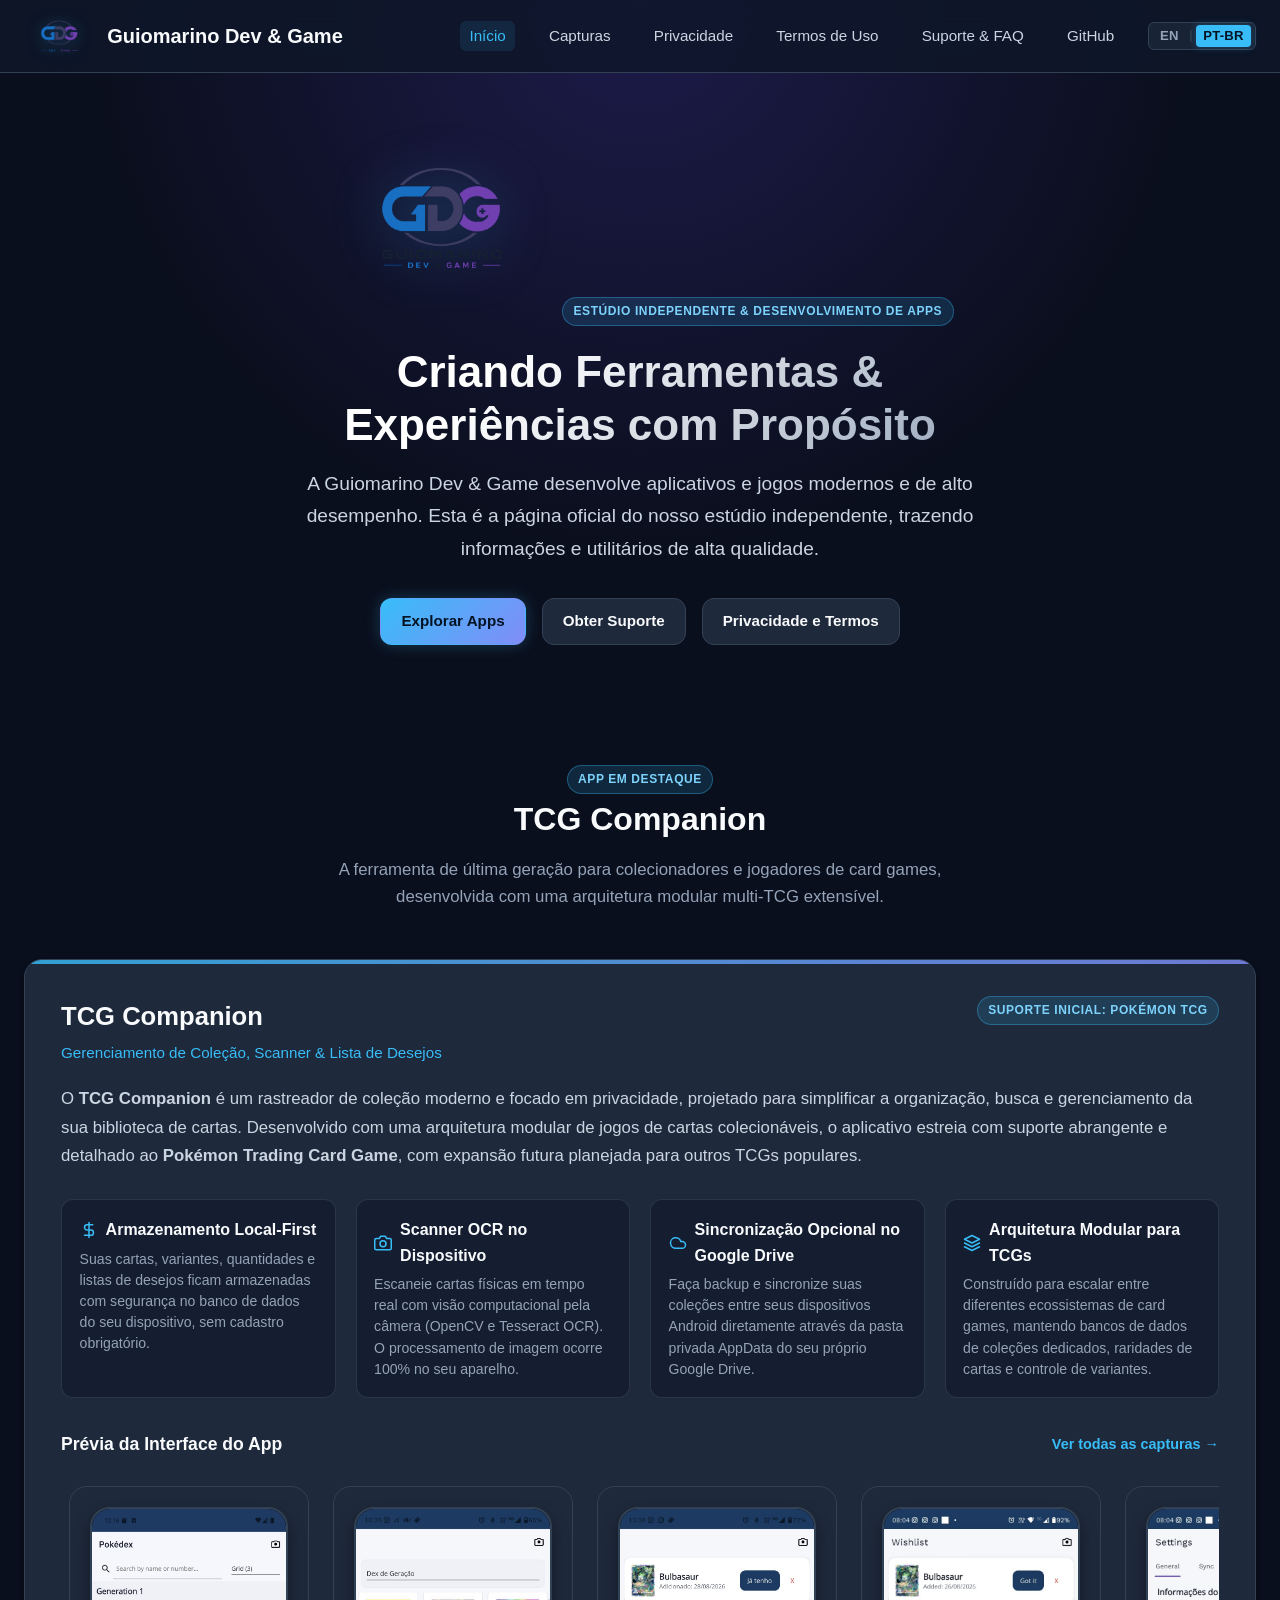
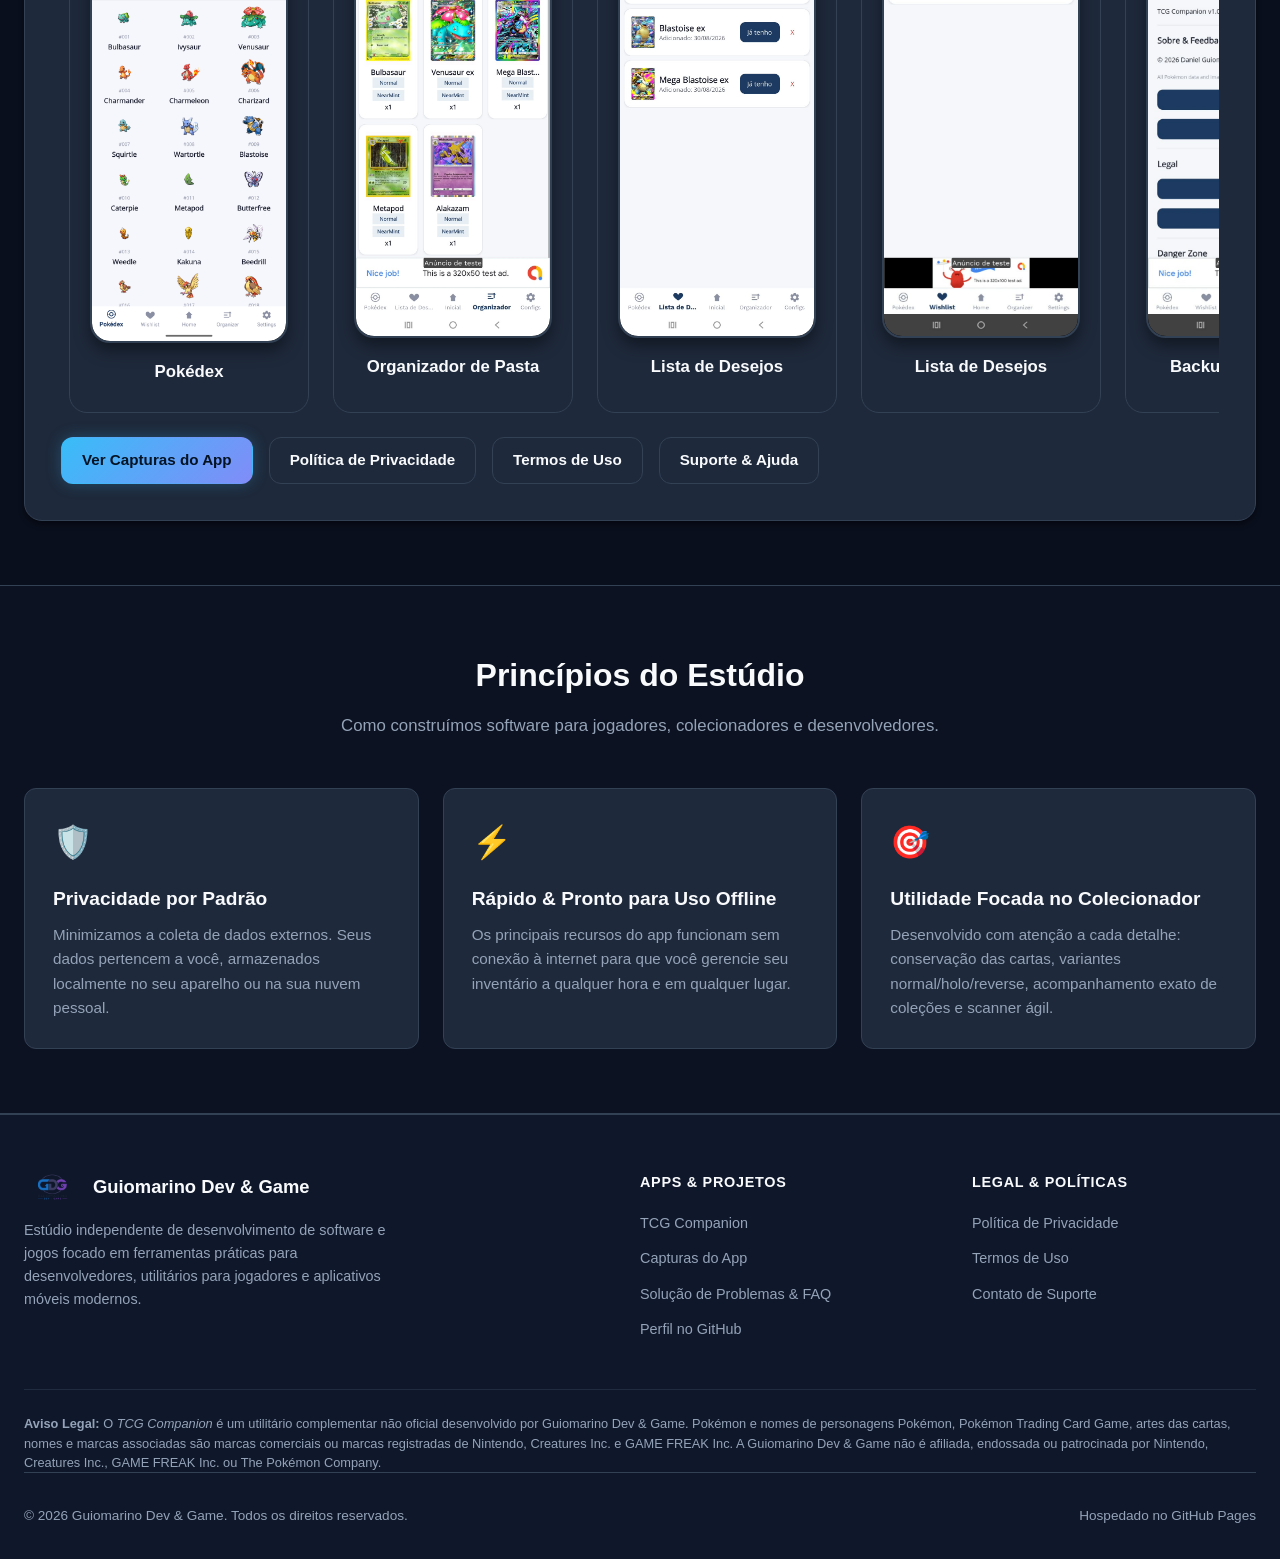
<file: pt-br/index.html>
<!DOCTYPE html>
<html lang="pt-BR">
<head>
  <meta charset="UTF-8">
  <meta name="viewport" content="width=device-width, initial-scale=1.0">
  <meta name="description" content="Guiomarino Dev & Game - Estúdio independente de desenvolvimento de jogos e aplicativos. Criador do TCG Companion com suporte inicial a Pokémon TCG.">
  <title>Guiomarino Dev & Game | Estúdio Oficial & Apps</title>
  <link rel="icon" type="image/png" href="../images/logo_transparent.png">
  <link rel="stylesheet" href="../css/style.css">
</head>
<body>

  <!-- Navegação -->
  <header class="site-header">
    <div class="container nav-container">
      <a href="index.html" class="brand-link">
        <img src="../images/logo_transparent.png" alt="Logo Guiomarino Dev & Game" class="brand-logo">
        <span>Guiomarino Dev &amp; Game</span>
      </a>
      <nav>
        <ul class="nav-menu">
          <li><a href="index.html" class="nav-link active">Início</a></li>
          <li><a href="../screenshots/pt-br/index.html" class="nav-link">Capturas</a></li>
          <li><a href="../privacy/pt-br/index.html" class="nav-link">Privacidade</a></li>
          <li><a href="../terms/pt-br/index.html" class="nav-link">Termos de Uso</a></li>
          <li><a href="../support/pt-br/index.html" class="nav-link">Suporte &amp; FAQ</a></li>
          <li><a href="https://github.com/danielbrenom" target="_blank" rel="noopener noreferrer" class="nav-link">GitHub</a></li>
          <li class="lang-item">
            <div class="lang-switcher" aria-label="Seletor de idioma">
              <a href="../index.html" class="lang-btn" title="English">EN</a>
              <span class="lang-divider" aria-hidden="true">|</span>
              <a href="index.html" class="lang-btn active" title="Português (Brasil)">PT-BR</a>
            </div>
          </li>
        </ul>
      </nav>
    </div>
  </header>

  <main>
    <!-- Hero Section -->
    <section class="hero-section">
      <div class="container hero-content">
        <div class="hero-logo-wrapper">
          <img src="../images/logo_transparent.png" alt="Estúdio Guiomarino Dev & Game" class="hero-logo">
        </div>
        <div class="badge" style="margin-bottom: 1.25rem;">Estúdio Independente &amp; Desenvolvimento de Apps</div>
        <h1 class="hero-title">Criando Ferramentas &amp; Experiências com Propósito</h1>
        <p class="hero-subtitle">
          A Guiomarino Dev &amp; Game desenvolve aplicativos e jogos modernos e de alto desempenho.
          Esta é a página oficial do nosso estúdio independente, trazendo informações e utilitários de alta qualidade.
        </p>
        <div class="hero-actions">
          <a href="#featured-apps" class="btn btn-primary">Explorar Apps</a>
          <a href="../support/pt-br/index.html" class="btn btn-secondary">Obter Suporte</a>
          <a href="../privacy/pt-br/index.html" class="btn btn-secondary">Privacidade e Termos</a>
        </div>
      </div>
    </section>

    <!-- Seção de Apps em Destaque -->
    <section id="featured-apps" class="section">
      <div class="container">
        <div class="section-header">
          <div class="badge">App em Destaque</div>
          <h2 class="section-title">TCG Companion</h2>
          <p class="section-description">
            A ferramenta de última geração para colecionadores e jogadores de card games, desenvolvida com uma arquitetura modular multi-TCG extensível.
          </p>
        </div>

        <div class="apps-grid">
          <article class="app-card">
            <div class="app-card-header">
              <div class="app-title-group">
                <h3>TCG Companion</h3>
                <div class="app-tagline">Gerenciamento de Coleção, Scanner &amp; Lista de Desejos</div>
              </div>
              <span class="badge">Suporte Inicial: Pokémon TCG</span>
            </div>

            <p class="app-description">
              O <strong>TCG Companion</strong> é um rastreador de coleção moderno e focado em privacidade, projetado para simplificar a organização, busca e gerenciamento da sua biblioteca de cartas. Desenvolvido com uma arquitetura modular de jogos de cartas colecionáveis, o aplicativo estreia com suporte abrangente e detalhado ao <strong>Pokémon Trading Card Game</strong>, com expansão futura planejada para outros TCGs populares.
            </p>

            <div class="app-features">
              <div class="feature-item">
                <div class="feature-title">
                  <svg width="18" height="18" viewBox="0 0 24 24" fill="none" stroke="currentColor" stroke-width="2" stroke-linecap="round" stroke-linejoin="round"><path d="M12 2v20M17 5H9.5a3.5 3.5 0 0 0 0 7h5a3.5 3.5 0 0 1 0 7H6"/></svg>
                  Armazenamento Local-First
                </div>
                <div class="feature-desc">
                  Suas cartas, variantes, quantidades e listas de desejos ficam armazenadas com segurança no banco de dados do seu dispositivo, sem cadastro obrigatório.
                </div>
              </div>

              <div class="feature-item">
                <div class="feature-title">
                  <svg width="18" height="18" viewBox="0 0 24 24" fill="none" stroke="currentColor" stroke-width="2" stroke-linecap="round" stroke-linejoin="round"><path d="M23 19a2 2 0 0 1-2 2H3a2 2 0 0 1-2-2V8a2 2 0 0 1 2-2h4l2-3h6l2 3h4a2 2 0 0 1 2 2z"/><circle cx="12" cy="13" r="4"/></svg>
                  Scanner OCR no Dispositivo
                </div>
                <div class="feature-desc">
                  Escaneie cartas físicas em tempo real com visão computacional pela câmera (OpenCV e Tesseract OCR). O processamento de imagem ocorre 100% no seu aparelho.
                </div>
              </div>

              <div class="feature-item">
                <div class="feature-title">
                  <svg width="18" height="18" viewBox="0 0 24 24" fill="none" stroke="currentColor" stroke-width="2" stroke-linecap="round" stroke-linejoin="round"><path d="M17.5 19H9a7 7 0 1 1 6.71-9h1.79a4.5 4.5 0 1 1 0 9Z"/></svg>
                  Sincronização Opcional no Google Drive
                </div>
                <div class="feature-desc">
                  Faça backup e sincronize suas coleções entre seus dispositivos Android diretamente através da pasta privada AppData do seu próprio Google Drive.
                </div>
              </div>

              <div class="feature-item">
                <div class="feature-title">
                  <svg width="18" height="18" viewBox="0 0 24 24" fill="none" stroke="currentColor" stroke-width="2" stroke-linecap="round" stroke-linejoin="round"><polygon points="12 2 2 7 12 12 22 7 12 2"/><polyline points="2 17 12 22 22 17"/><polyline points="2 12 12 17 22 12"/></svg>
                  Arquitetura Modular para TCGs
                </div>
                <div class="feature-desc">
                  Construído para escalar entre diferentes ecossistemas de card games, mantendo bancos de dados de coleções dedicados, raridades de cartas e controle de variantes.
                </div>
              </div>
            </div>

            <!-- Prévia de Capturas do App -->
            <div style="margin-top: 2rem;">
              <div style="display: flex; align-items: center; justify-content: space-between; margin-bottom: 0.75rem;">
                <h4 style="font-size: 1.1rem; color: var(--text-primary); font-weight: 600;">Prévia da Interface do App</h4>
                <a href="../screenshots/pt-br/index.html" style="font-size: 0.9rem; font-weight: 600;">Ver todas as capturas &rarr;</a>
              </div>
              <div class="screenshots-scroll">
                <a href="../screenshots/pt-br/index.html" class="screenshot-card" style="text-decoration: none;">
                  <div class="screenshot-device-frame">
                    <img src="../images/app_ss/mockup1.png" alt="Catálogo de Coleções do TCG Companion" loading="lazy">
                    <div class="screenshot-zoom-overlay">
                      <span class="screenshot-zoom-btn">🔍 Explorar</span>
                    </div>
                  </div>
                  <div class="screenshot-info">
                    <div class="screenshot-title">Pokédex</div>
                  </div>
                </a>

                <a href="../screenshots/pt-br/index.html" class="screenshot-card" style="text-decoration: none;">
                  <div class="screenshot-device-frame">
                    <img src="../images/app_ss/mockup-2-2.jpeg" alt="Detalhes da Carta no TCG Companion" loading="lazy">
                    <div class="screenshot-zoom-overlay">
                      <span class="screenshot-zoom-btn">🔍 Explorar</span>
                    </div>
                  </div>
                  <div class="screenshot-info">
                    <div class="screenshot-title">Organizador de Pasta</div>
                  </div>
                </a>

                <a href="../screenshots/pt-br/index.html" class="screenshot-card" style="text-decoration: none;">
                  <div class="screenshot-device-frame">
                    <img src="../images/app_ss/mockup3-3.jpeg" alt="Scanner do TCG Companion" loading="lazy">
                    <div class="screenshot-zoom-overlay">
                      <span class="screenshot-zoom-btn">🔍 Explorar</span>
                    </div>
                  </div>
                  <div class="screenshot-info">
                    <div class="screenshot-title">Lista de Desejos</div>
                  </div>
                </a>

                <a href="../screenshots/pt-br/index.html" class="screenshot-card" style="text-decoration: none;">
                  <div class="screenshot-device-frame">
                    <img src="../images/app_ss/mockup4.jpeg" alt="Lista de Desejos do TCG Companion" loading="lazy">
                    <div class="screenshot-zoom-overlay">
                      <span class="screenshot-zoom-btn">🔍 Explorar</span>
                    </div>
                  </div>
                  <div class="screenshot-info">
                    <div class="screenshot-title">Lista de Desejos</div>
                  </div>
                </a>

                <a href="../screenshots/pt-br/index.html" class="screenshot-card" style="text-decoration: none;">
                  <div class="screenshot-device-frame">
                    <img src="../images/app_ss/mockup5.jpeg" alt="Sincronização em Nuvem do TCG Companion" loading="lazy">
                    <div class="screenshot-zoom-overlay">
                      <span class="screenshot-zoom-btn">🔍 Explorar</span>
                    </div>
                  </div>
                  <div class="screenshot-info">
                    <div class="screenshot-title">Backup em Nuvem</div>
                  </div>
                </a>
              </div>
            </div>

            <div class="app-footer-actions">
              <a href="../screenshots/pt-br/index.html" class="btn btn-primary">Ver Capturas do App</a>
              <a href="../privacy/pt-br/index.html" class="btn btn-secondary">Política de Privacidade</a>
              <a href="../terms/pt-br/index.html" class="btn btn-secondary">Termos de Uso</a>
              <a href="../support/pt-br/index.html" class="btn btn-secondary">Suporte &amp; Ajuda</a>
            </div>
          </article>
        </div>
      </div>
    </section>

    <!-- Seção de Princípios do Estúdio -->
    <section class="section" style="background: rgba(15, 23, 42, 0.4); border-top: 1px solid var(--border-color); border-bottom: 1px solid var(--border-color);">
      <div class="container">
        <div class="section-header">
          <h2 class="section-title">Princípios do Estúdio</h2>
          <p class="section-description">Como construímos software para jogadores, colecionadores e desenvolvedores.</p>
        </div>

        <div class="values-grid">
          <div class="value-card">
            <div class="value-icon">🛡️</div>
            <h3 class="value-title">Privacidade por Padrão</h3>
            <p class="value-desc">
              Minimizamos a coleta de dados externos. Seus dados pertencem a você, armazenados localmente no seu aparelho ou na sua nuvem pessoal.
            </p>
          </div>

          <div class="value-card">
            <div class="value-icon">⚡</div>
            <h3 class="value-title">Rápido &amp; Pronto para Uso Offline</h3>
            <p class="value-desc">
              Os principais recursos do app funcionam sem conexão à internet para que você gerencie seu inventário a qualquer hora e em qualquer lugar.
            </p>
          </div>

          <div class="value-card">
            <div class="value-icon">🎯</div>
            <h3 class="value-title">Utilidade Focada no Colecionador</h3>
            <p class="value-desc">
              Desenvolvido com atenção a cada detalhe: conservação das cartas, variantes normal/holo/reverse, acompanhamento exato de coleções e scanner ágil.
            </p>
          </div>
        </div>
      </div>
    </section>
  </main>

  <!-- Rodapé Universal -->
  <footer class="site-footer">
    <div class="container">
      <div class="footer-grid">
        <div>
          <div class="footer-brand">
            <img src="../images/logo_transparent.png" alt="Guiomarino Dev & Game" class="footer-logo">
            <span>Guiomarino Dev &amp; Game</span>
          </div>
          <p class="footer-desc">
            Estúdio independente de desenvolvimento de software e jogos focado em ferramentas práticas para desenvolvedores, utilitários para jogadores e aplicativos móveis modernos.
          </p>
        </div>

        <div>
          <h4 class="footer-heading">Apps &amp; Projetos</h4>
          <ul class="footer-links">
            <li><a href="#featured-apps">TCG Companion</a></li>
            <li><a href="../screenshots/pt-br/index.html">Capturas do App</a></li>
            <li><a href="../support/pt-br/index.html">Solução de Problemas &amp; FAQ</a></li>
            <li><a href="https://github.com/GuiomarinoDev" target="_blank" rel="noopener noreferrer">Perfil no GitHub</a></li>
          </ul>
        </div>

        <div>
          <h4 class="footer-heading">Legal &amp; Políticas</h4>
          <ul class="footer-links">
            <li><a href="../privacy/pt-br/index.html">Política de Privacidade</a></li>
            <li><a href="../terms/pt-br/index.html">Termos de Uso</a></li>
            <li><a href="../support/pt-br/index.html">Contato de Suporte</a></li>
          </ul>
        </div>
      </div>

      <div class="footer-disclaimer">
        <p>
          <strong>Aviso Legal:</strong> O <em>TCG Companion</em> é um utilitário complementar não oficial desenvolvido por Guiomarino Dev &amp; Game. Pokémon e nomes de personagens Pokémon, Pokémon Trading Card Game, artes das cartas, nomes e marcas associadas são marcas comerciais ou marcas registradas de Nintendo, Creatures Inc. e GAME FREAK Inc. A Guiomarino Dev &amp; Game não é afiliada, endossada ou patrocinada por Nintendo, Creatures Inc., GAME FREAK Inc. ou The Pokémon Company.
        </p>
      </div>

      <div class="footer-bottom">
        <div>&copy; 2026 Guiomarino Dev &amp; Game. Todos os direitos reservados.</div>
        <div>Hospedado no GitHub Pages</div>
      </div>
    </div>
  </footer>

</body>
</html>
</file>
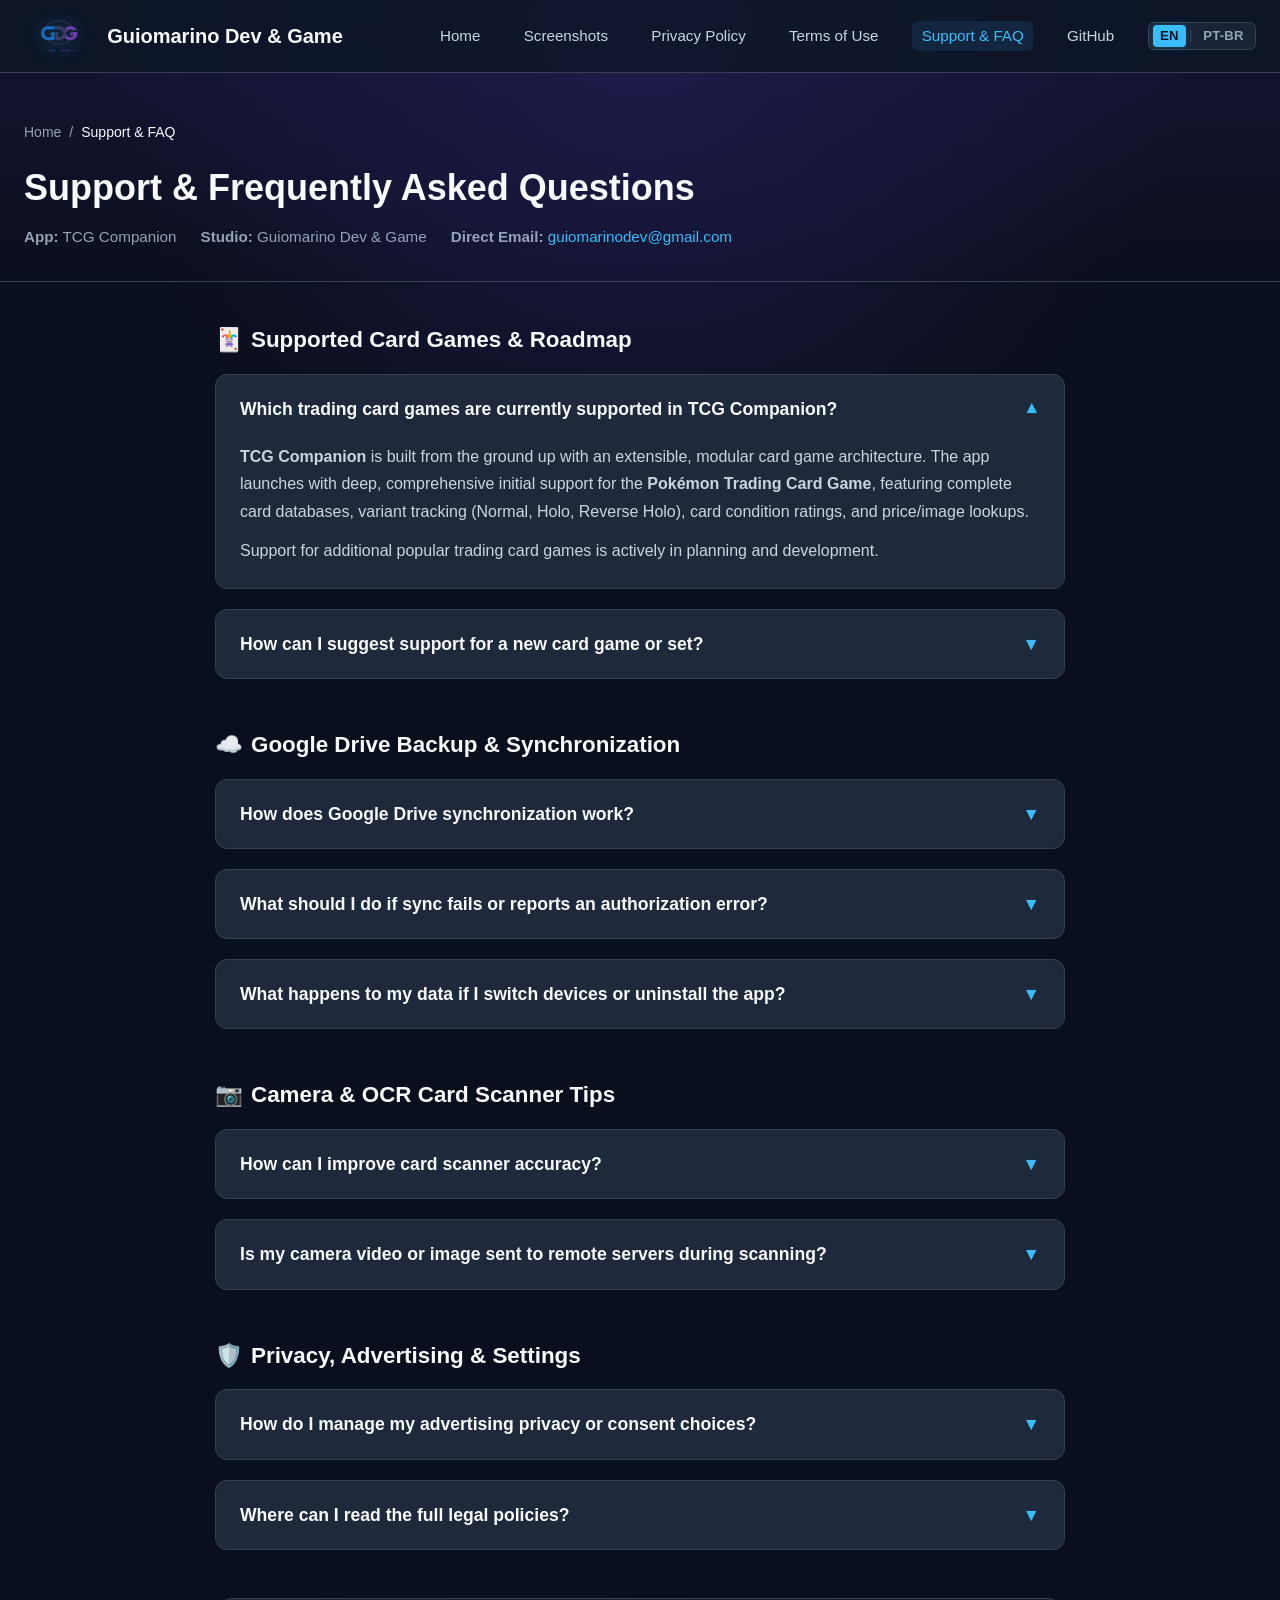
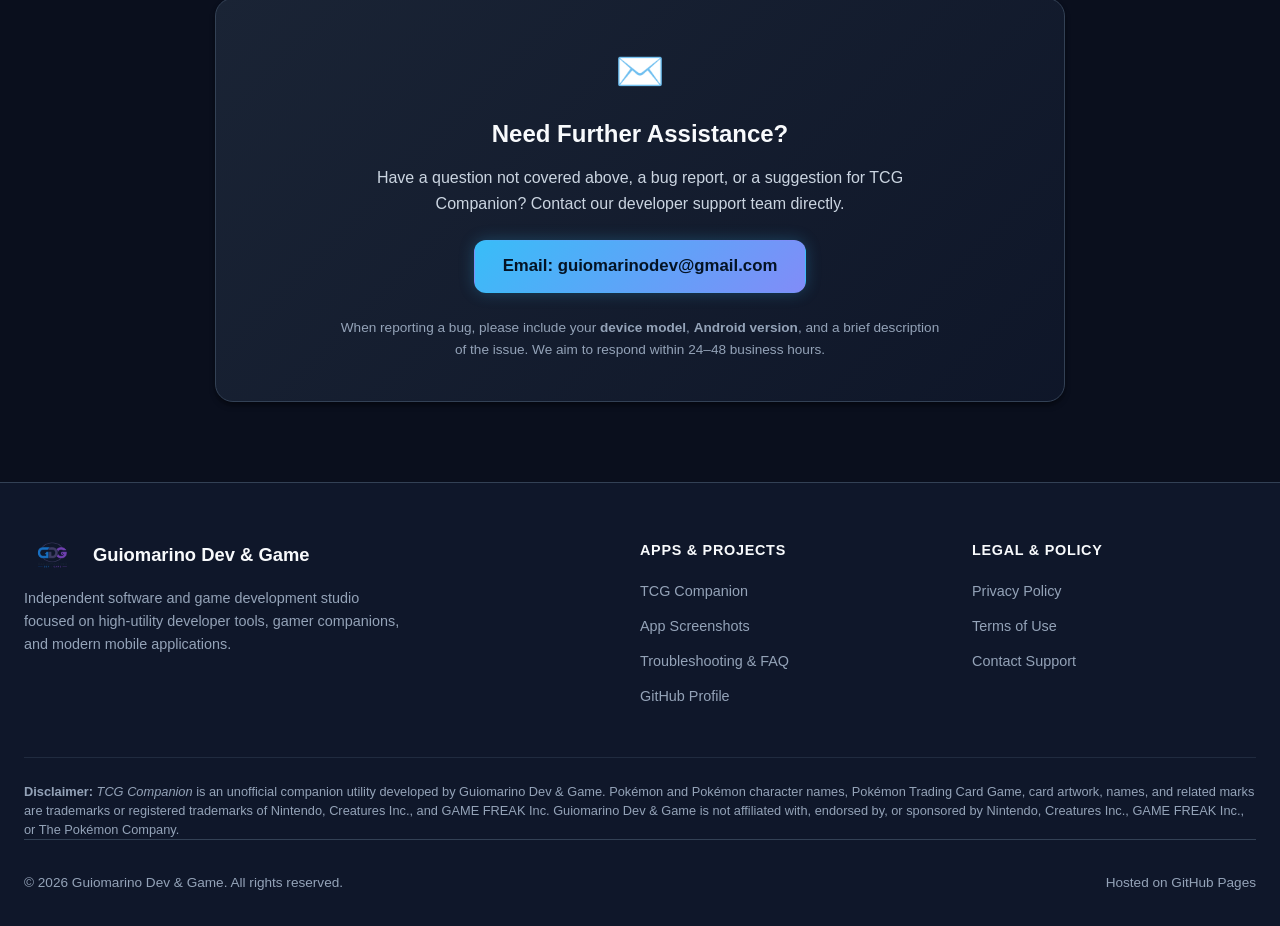
<file: support/index.html>
<!DOCTYPE html>
<html lang="en">
<head>
  <meta charset="UTF-8">
  <meta name="viewport" content="width=device-width, initial-scale=1.0">
  <meta name="description" content="Support and Frequently Asked Questions for TCG Companion - Guiomarino Dev & Game. Help with Google Drive sync, card scanner, troubleshooting, and contact.">
  <title>Support &amp; FAQ — TCG Companion | Guiomarino Dev & Game</title>
  <link rel="icon" type="image/png" href="../images/logo_transparent.png">
  <link rel="stylesheet" href="../css/style.css">
</head>
<body>

  <!-- Navigation -->
  <header class="site-header">
    <div class="container nav-container">
      <a href="../index.html" class="brand-link">
        <img src="../images/logo_transparent.png" alt="Guiomarino Dev & Game Logo" class="brand-logo">
        <span>Guiomarino Dev &amp; Game</span>
      </a>
      <nav>
        <ul class="nav-menu">
          <li><a href="../index.html" class="nav-link">Home</a></li>
          <li><a href="../screenshots/index.html" class="nav-link">Screenshots</a></li>
          <li><a href="../privacy/index.html" class="nav-link">Privacy Policy</a></li>
          <li><a href="../terms/index.html" class="nav-link">Terms of Use</a></li>
          <li><a href="index.html" class="nav-link active">Support &amp; FAQ</a></li>
          <li><a href="https://github.com/GuiomarinoDev" target="_blank" rel="noopener noreferrer" class="nav-link">GitHub</a></li>
          <li class="lang-item">
            <div class="lang-switcher" aria-label="Language selector">
              <a href="index.html" class="lang-btn active" title="English">EN</a>
              <span class="lang-divider" aria-hidden="true">|</span>
              <a href="pt-br/index.html" class="lang-btn" title="Português (Brasil)">PT-BR</a>
            </div>
          </li>
        </ul>
      </nav>
    </div>
  </header>

  <main>
    <!-- Page Header -->
    <div class="page-header">
      <div class="container">
        <nav class="breadcrumb" aria-label="Breadcrumb">
          <a href="../index.html">Home</a>
          <span>/</span>
          <span style="color: var(--text-primary);">Support &amp; FAQ</span>
        </nav>
        <h1 class="page-title">Support &amp; Frequently Asked Questions</h1>
        <div class="page-meta">
          <span><strong>App:</strong> TCG Companion</span>
          <span><strong>Studio:</strong> Guiomarino Dev &amp; Game</span>
          <span><strong>Direct Email:</strong> <a href="mailto:guiomarinodev@gmail.com">guiomarinodev@gmail.com</a></span>
        </div>
      </div>
    </div>

    <div class="container" style="padding-bottom: 5rem;">
      <!-- FAQ Section -->
      <div style="max-width: 850px; margin: 0 auto;">
        
        <!-- Section: Supported Games -->
        <h2 style="font-size: 1.4rem; color: var(--text-primary); margin: 2rem 0 1rem; display: flex; align-items: center; gap: 0.5rem;">
          <span>🃏</span> Supported Card Games &amp; Roadmap
        </h2>
        
        <div class="faq-grid">
          <details class="faq-item" open>
            <summary class="faq-question">
              <span>Which trading card games are currently supported in TCG Companion?</span>
              <span class="faq-icon">▼</span>
            </summary>
            <div class="faq-answer">
              <p>
                <strong>TCG Companion</strong> is built from the ground up with an extensible, modular card game architecture. The app launches with deep, comprehensive initial support for the <strong>Pokémon Trading Card Game</strong>, featuring complete card databases, variant tracking (Normal, Holo, Reverse Holo), card condition ratings, and price/image lookups.
              </p>
              <p>
                Support for additional popular trading card games is actively in planning and development.
              </p>
            </div>
          </details>

          <details class="faq-item">
            <summary class="faq-question">
              <span>How can I suggest support for a new card game or set?</span>
              <span class="faq-icon">▼</span>
            </summary>
            <div class="faq-answer">
              <p>
                We love community input! If there is a specific card game or expansion set you would like to see supported next, please send an email to <a href="mailto:guiomarinodev@gmail.com">guiomarinodev@gmail.com</a> with the subject line <code>[TCG Feature Request] Card Game Name</code>.
              </p>
            </div>
          </details>
        </div>

        <!-- Section: Google Drive Sync -->
        <h2 style="font-size: 1.4rem; color: var(--text-primary); margin: 3rem 0 1rem; display: flex; align-items: center; gap: 0.5rem;">
          <span>☁️</span> Google Drive Backup &amp; Synchronization
        </h2>

        <div class="faq-grid">
          <details class="faq-item">
            <summary class="faq-question">
              <span>How does Google Drive synchronization work?</span>
              <span class="faq-icon">▼</span>
            </summary>
            <div class="faq-answer">
              <p>
                When you connect your Google Account in the app settings, TCG Companion uses the restricted <code>drive.appdata</code> scope to store your collection and wishlist in your own Google Drive application data folder (<code>appDataFolder</code>).
              </p>
              <ul>
                <li>Your collection file is private to your Google account and hidden from regular Drive folders.</li>
                <li>Guiomarino Dev &amp; Game does not store your inventory on external servers.</li>
                <li>Device IDs used to resolve sync revisions are randomly generated GUIDs, not hardware identifiers.</li>
              </ul>
            </div>
          </details>

          <details class="faq-item">
            <summary class="faq-question">
              <span>What should I do if sync fails or reports an authorization error?</span>
              <span class="faq-icon">▼</span>
            </summary>
            <div class="faq-answer">
              <p>If you encounter synchronization errors:</p>
              <ol style="padding-left: 1.25rem; margin-bottom: 0.75rem;">
                <li>Verify your device has a stable internet connection.</li>
                <li>Open <strong>Settings &rarr; Google Drive Sync</strong> in the app.</li>
                <li>Tap <strong>Disconnect Google Account</strong>, then tap <strong>Connect Google Account</strong> to refresh your OAuth authorization token.</li>
                <li>Tap <strong>Sync Now</strong> to initiate a manual backup.</li>
              </ol>
            </div>
          </details>

          <details class="faq-item">
            <summary class="faq-question">
              <span>What happens to my data if I switch devices or uninstall the app?</span>
              <span class="faq-icon">▼</span>
            </summary>
            <div class="faq-answer">
              <p>
                <strong>Uninstalling the app:</strong> Deletes local database files and preferences from the device. However, if you had Google Drive Sync enabled, your backup remains safe in your Google Drive.
              </p>
              <p>
                <strong>Restoring on a new device:</strong> Install TCG Companion, navigate to <strong>Settings &rarr; Google Drive Sync</strong>, connect the same Google account, and select <strong>Restore from Google Drive</strong>.
              </p>
            </div>
          </details>
        </div>

        <!-- Section: Camera & Scanner -->
        <h2 style="font-size: 1.4rem; color: var(--text-primary); margin: 3rem 0 1rem; display: flex; align-items: center; gap: 0.5rem;">
          <span>📷</span> Camera &amp; OCR Card Scanner Tips
        </h2>

        <div class="faq-grid">
          <details class="faq-item">
            <summary class="faq-question">
              <span>How can I improve card scanner accuracy?</span>
              <span class="faq-icon">▼</span>
            </summary>
            <div class="faq-answer">
              <p>Follow these quick tips for optimal scanning speed and accuracy:</p>
              <ul>
                <li><strong>Lighting:</strong> Scan in a well-lit room with indirect lighting to prevent harsh glare or reflections on card sleeves.</li>
                <li><strong>Background:</strong> Place the card on a plain, contrasting background (e.g., a dark playmat for light cards, or a light surface for dark cards).</li>
                <li><strong>Alignment:</strong> Align the card name banner within the on-screen scanner guide frame.</li>
                <li><strong>Camera Focus:</strong> Hold your device steady 15–20 cm above the card until the autofocus locks on the card title text.</li>
              </ul>
            </div>
          </details>

          <details class="faq-item">
            <summary class="faq-question">
              <span>Is my camera video or image sent to remote servers during scanning?</span>
              <span class="faq-icon">▼</span>
            </summary>
            <div class="faq-answer">
              <p>
                <strong>No.</strong> Image processing is handled 100% locally on your device using OpenCV and Tesseract OCR with an embedded on-device model. No camera frames, video clips, or photos are ever uploaded or transmitted to any remote server.
              </p>
            </div>
          </details>
        </div>

        <!-- Section: Ads & Consent -->
        <h2 style="font-size: 1.4rem; color: var(--text-primary); margin: 3rem 0 1rem; display: flex; align-items: center; gap: 0.5rem;">
          <span>🛡️</span> Privacy, Advertising &amp; Settings
        </h2>

        <div class="faq-grid">
          <details class="faq-item">
            <summary class="faq-question">
              <span>How do I manage my advertising privacy or consent choices?</span>
              <span class="faq-icon">▼</span>
            </summary>
            <div class="faq-answer">
              <p>
                You can review or modify your GDPR, CCPA, and regional advertising privacy preferences at any time by opening <strong>Settings &rarr; Manage Ad Privacy Options</strong> inside the app.
              </p>
            </div>
          </details>

          <details class="faq-item">
            <summary class="faq-question">
              <span>Where can I read the full legal policies?</span>
              <span class="faq-icon">▼</span>
            </summary>
            <div class="faq-answer">
              <p>
                You can review our complete <a href="../privacy/index.html">Privacy Policy</a> and <a href="../terms/index.html">Terms of Use</a> directly on this website.
              </p>
            </div>
          </details>
        </div>

        <!-- Contact Support Card -->
        <div class="contact-card">
          <div style="font-size: 2.5rem; margin-bottom: 0.75rem;">✉️</div>
          <h3>Need Further Assistance?</h3>
          <p>
            Have a question not covered above, a bug report, or a suggestion for TCG Companion? Contact our developer support team directly.
          </p>
          <div style="margin-bottom: 1.5rem;">
            <a href="mailto:guiomarinodev@gmail.com" class="btn btn-primary" style="font-size: 1.05rem; padding: 0.75rem 1.75rem;">
              Email: guiomarinodev@gmail.com
            </a>
          </div>
          <p style="font-size: 0.85rem; color: var(--text-muted); margin-bottom: 0;">
            When reporting a bug, please include your <strong>device model</strong>, <strong>Android version</strong>, and a brief description of the issue. We aim to respond within 24–48 business hours.
          </p>
        </div>

      </div>
    </div>
  </main>

  <!-- Universal Footer -->
  <footer class="site-footer">
    <div class="container">
      <div class="footer-grid">
        <div>
          <div class="footer-brand">
            <img src="../images/logo_transparent.png" alt="Guiomarino Dev & Game" class="footer-logo">
            <span>Guiomarino Dev &amp; Game</span>
          </div>
          <p class="footer-desc">
            Independent software and game development studio focused on high-utility developer tools, gamer companions, and modern mobile applications.
          </p>
        </div>

        <div>
          <h4 class="footer-heading">Apps &amp; Projects</h4>
          <ul class="footer-links">
            <li><a href="../index.html#featured-apps">TCG Companion</a></li>
            <li><a href="../screenshots/index.html">App Screenshots</a></li>
            <li><a href="index.html">Troubleshooting &amp; FAQ</a></li>
            <li><a href="https://github.com/GuiomarinoDev" target="_blank" rel="noopener noreferrer">GitHub Profile</a></li>
          </ul>
        </div>

        <div>
          <h4 class="footer-heading">Legal &amp; Policy</h4>
          <ul class="footer-links">
            <li><a href="../privacy/index.html">Privacy Policy</a></li>
            <li><a href="../terms/index.html">Terms of Use</a></li>
            <li><a href="index.html">Contact Support</a></li>
          </ul>
        </div>
      </div>

      <div class="footer-disclaimer">
        <p>
          <strong>Disclaimer:</strong> <em>TCG Companion</em> is an unofficial companion utility developed by Guiomarino Dev &amp; Game. Pokémon and Pokémon character names, Pokémon Trading Card Game, card artwork, names, and related marks are trademarks or registered trademarks of Nintendo, Creatures Inc., and GAME FREAK Inc. Guiomarino Dev &amp; Game is not affiliated with, endorsed by, or sponsored by Nintendo, Creatures Inc., GAME FREAK Inc., or The Pokémon Company.
        </p>
      </div>

      <div class="footer-bottom">
        <div>&copy; 2026 Guiomarino Dev &amp; Game. All rights reserved.</div>
        <div>Hosted on GitHub Pages</div>
      </div>
    </div>
  </footer>

</body>
</html>
</file>
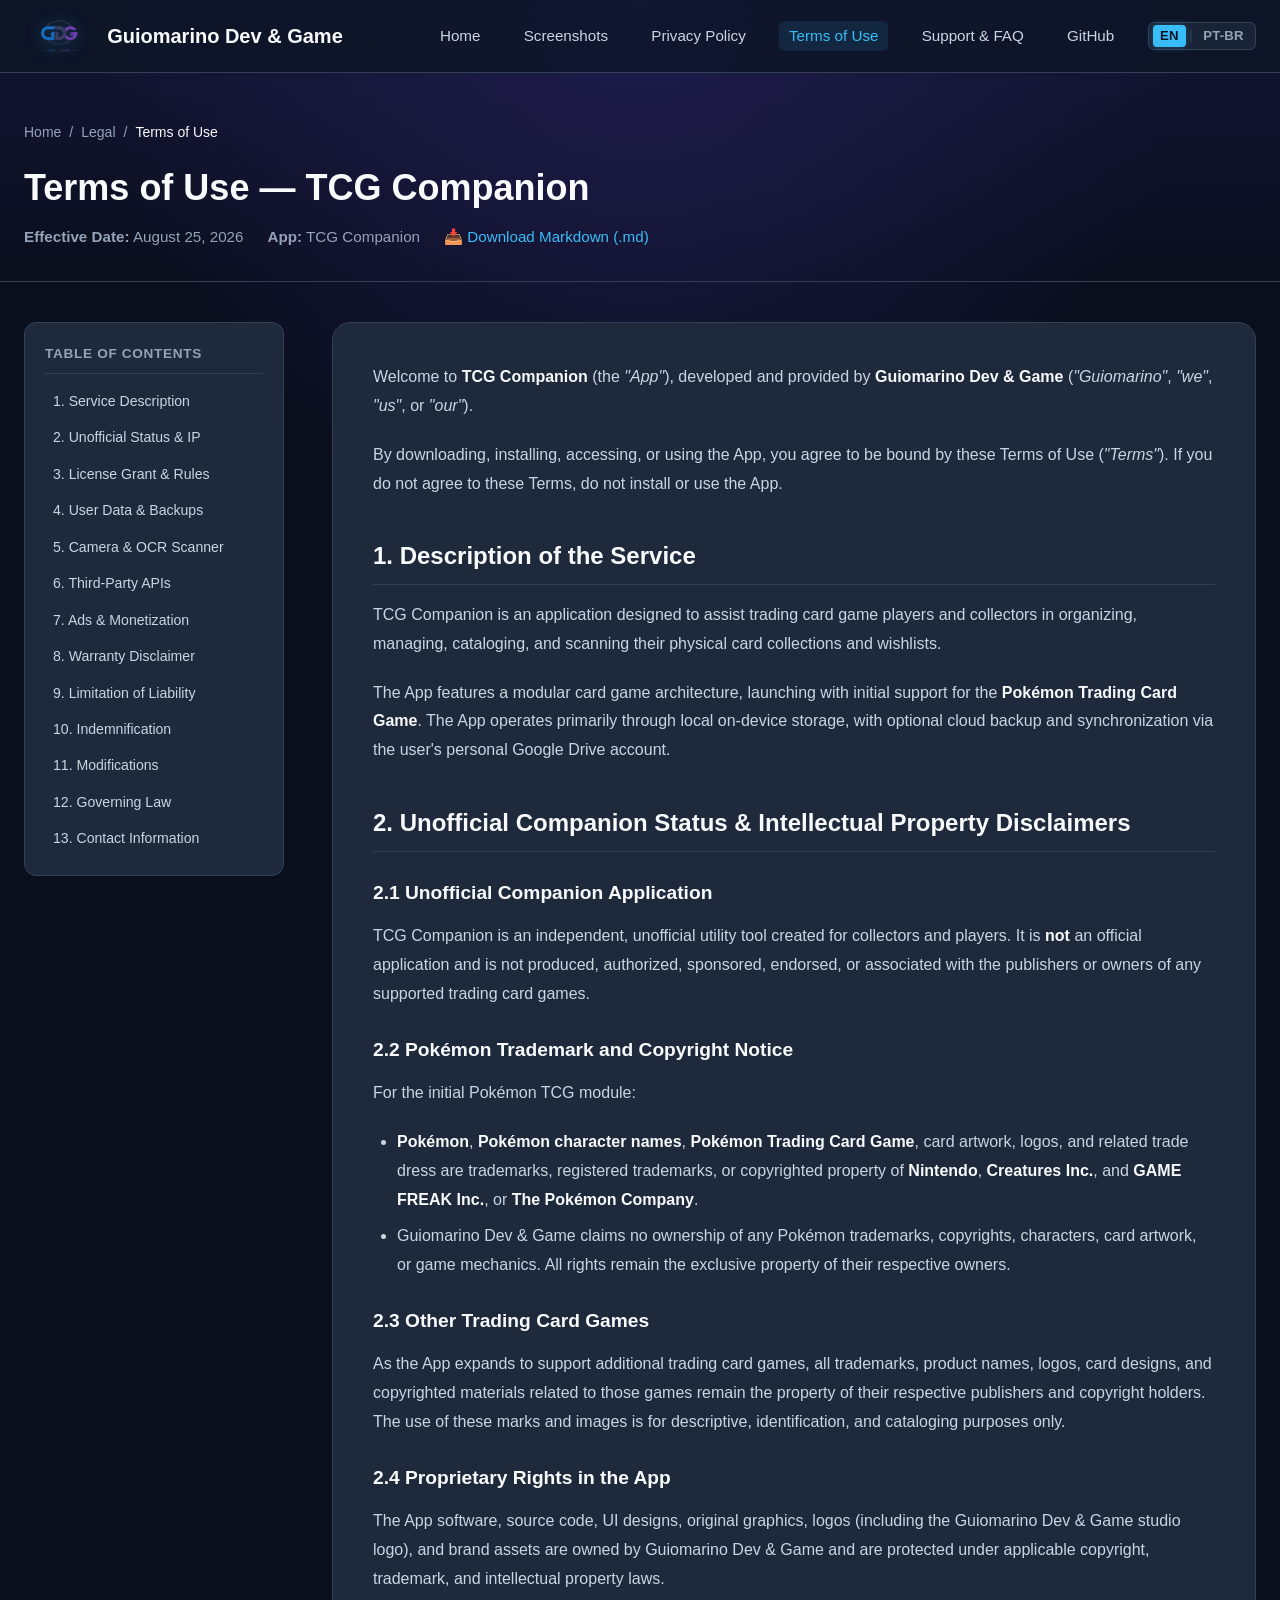
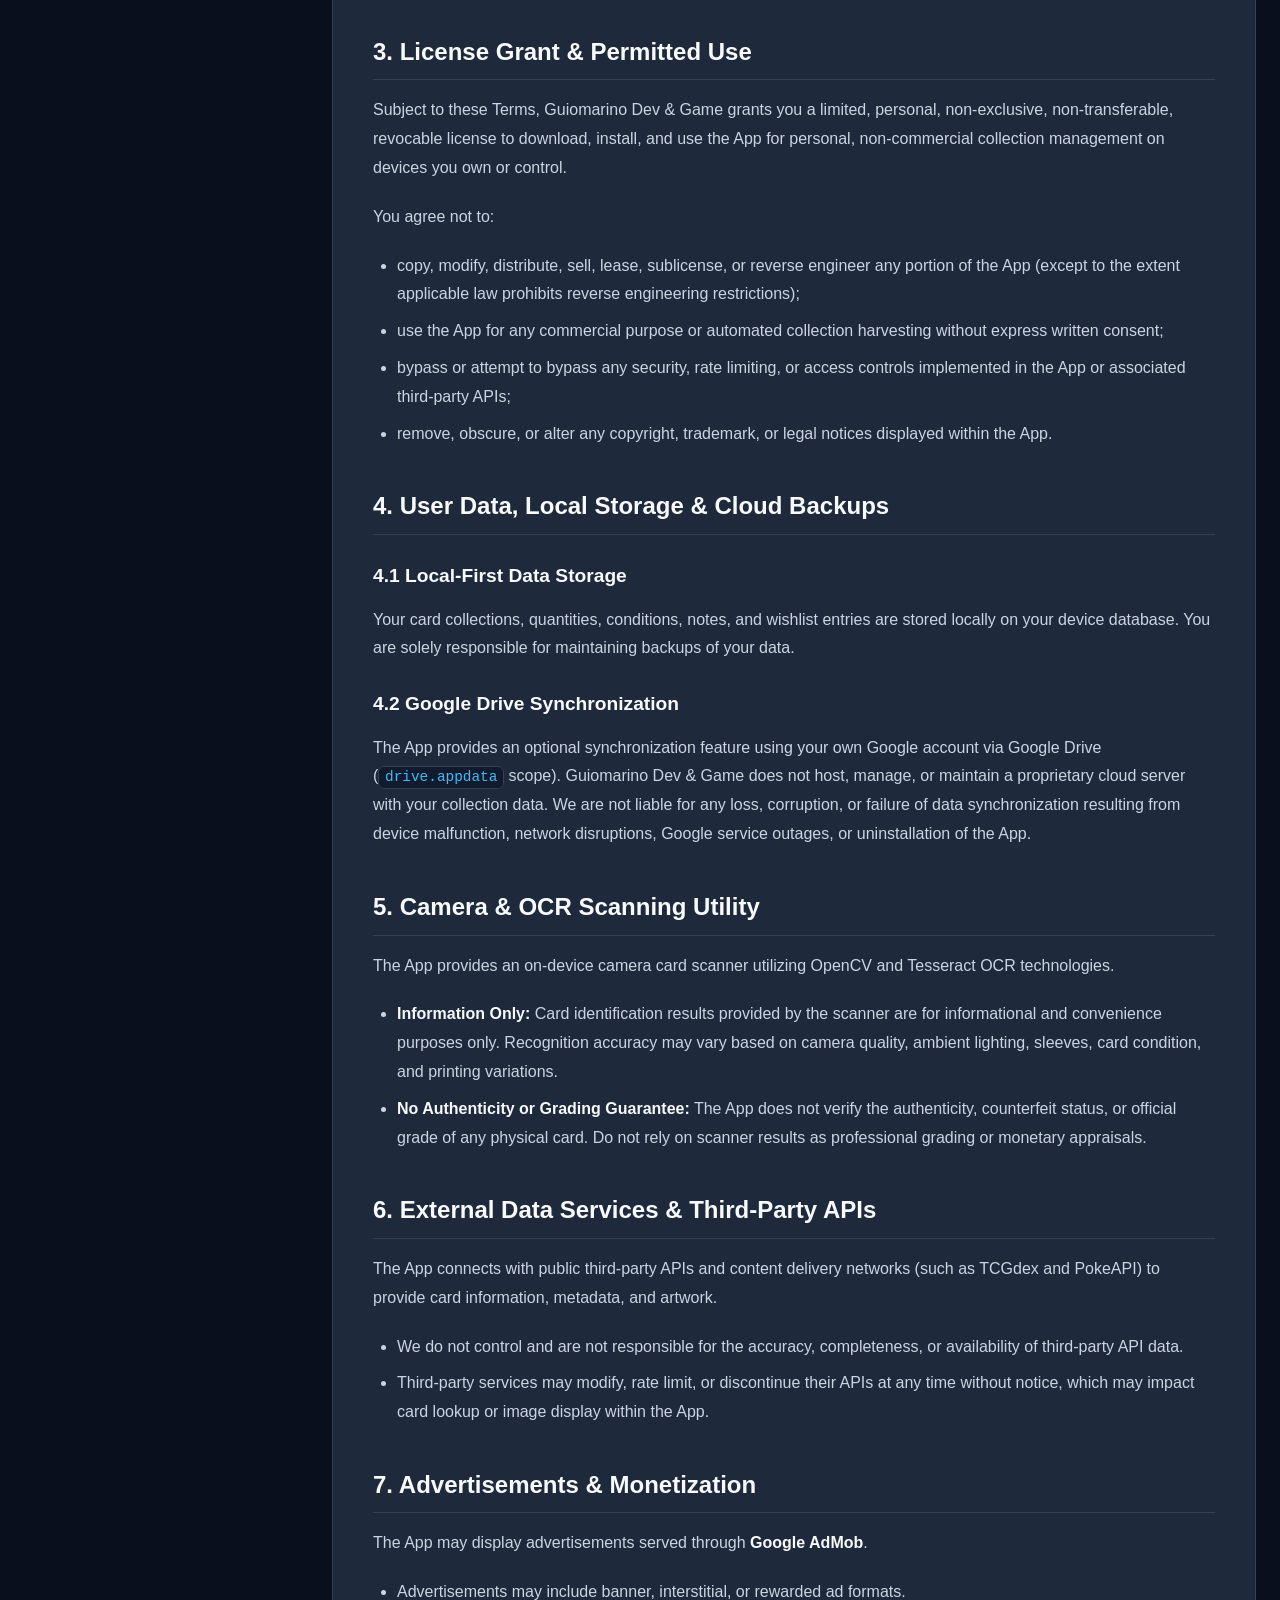
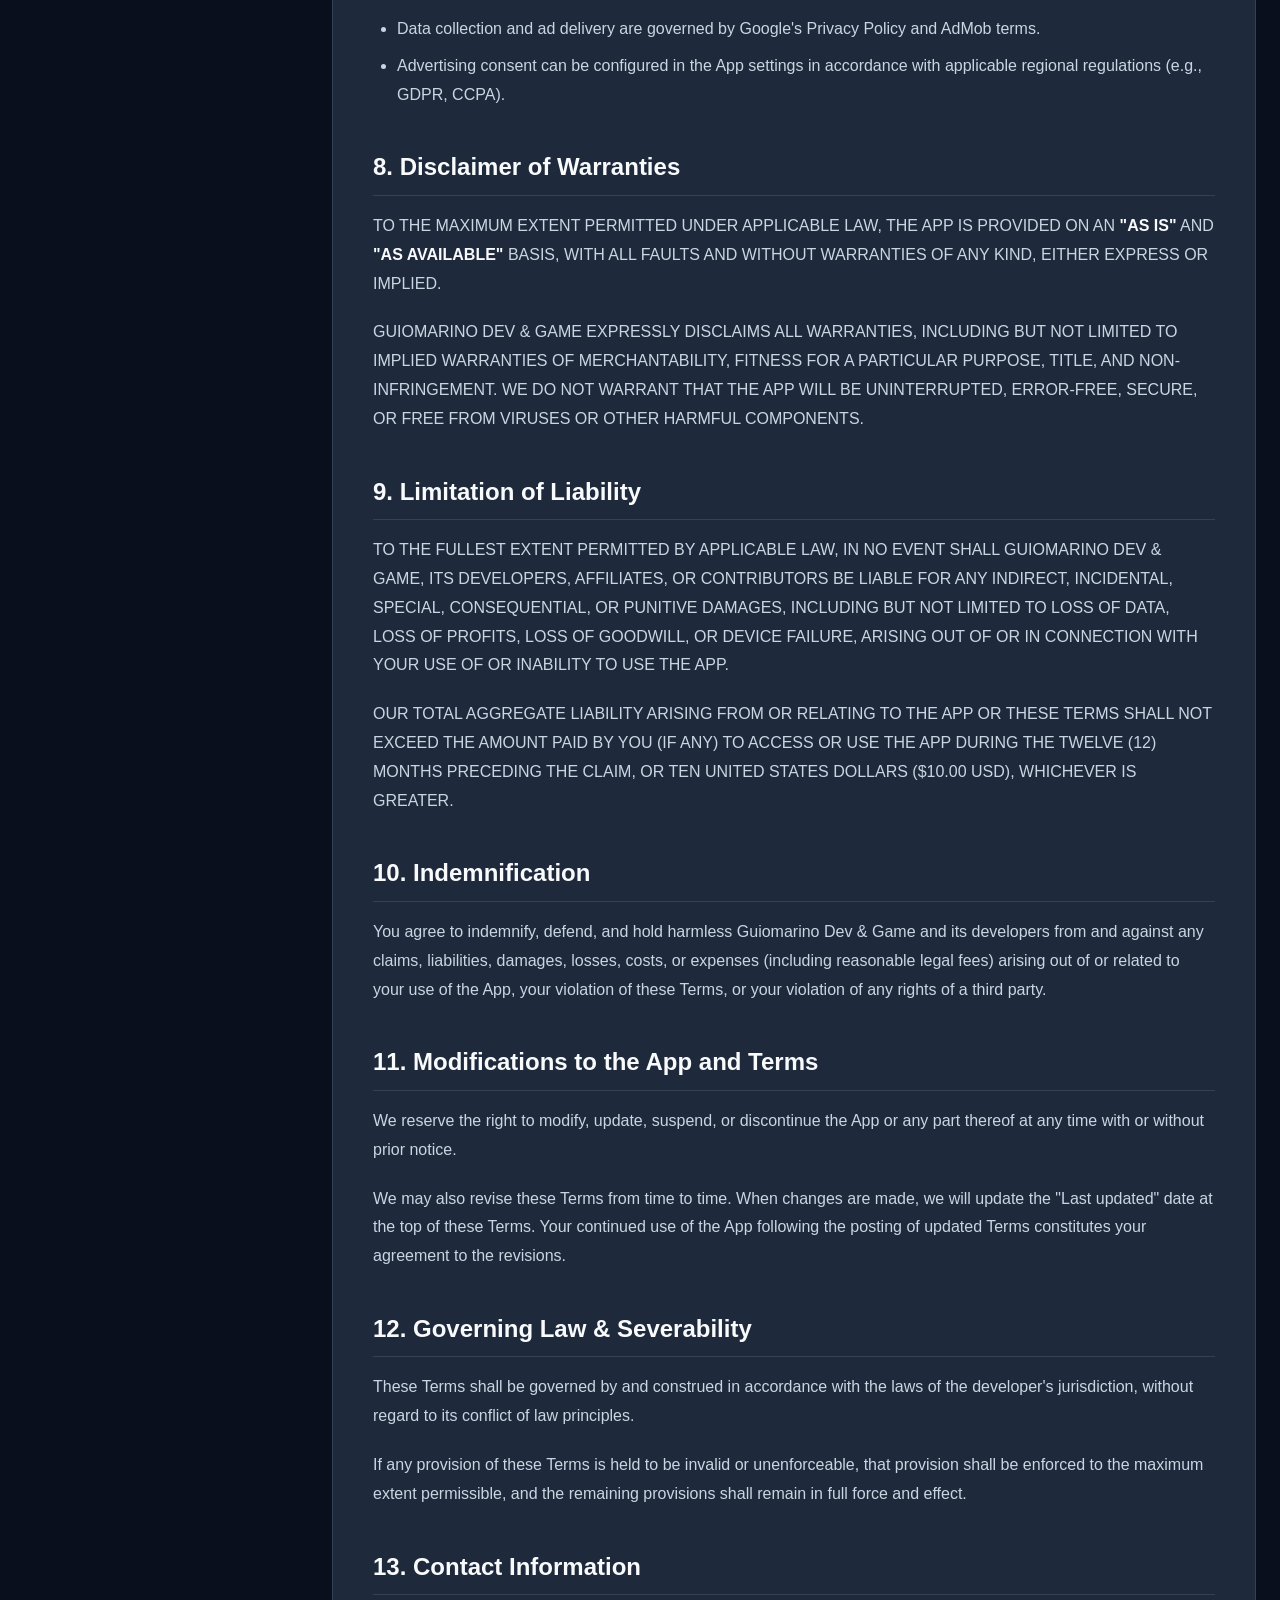
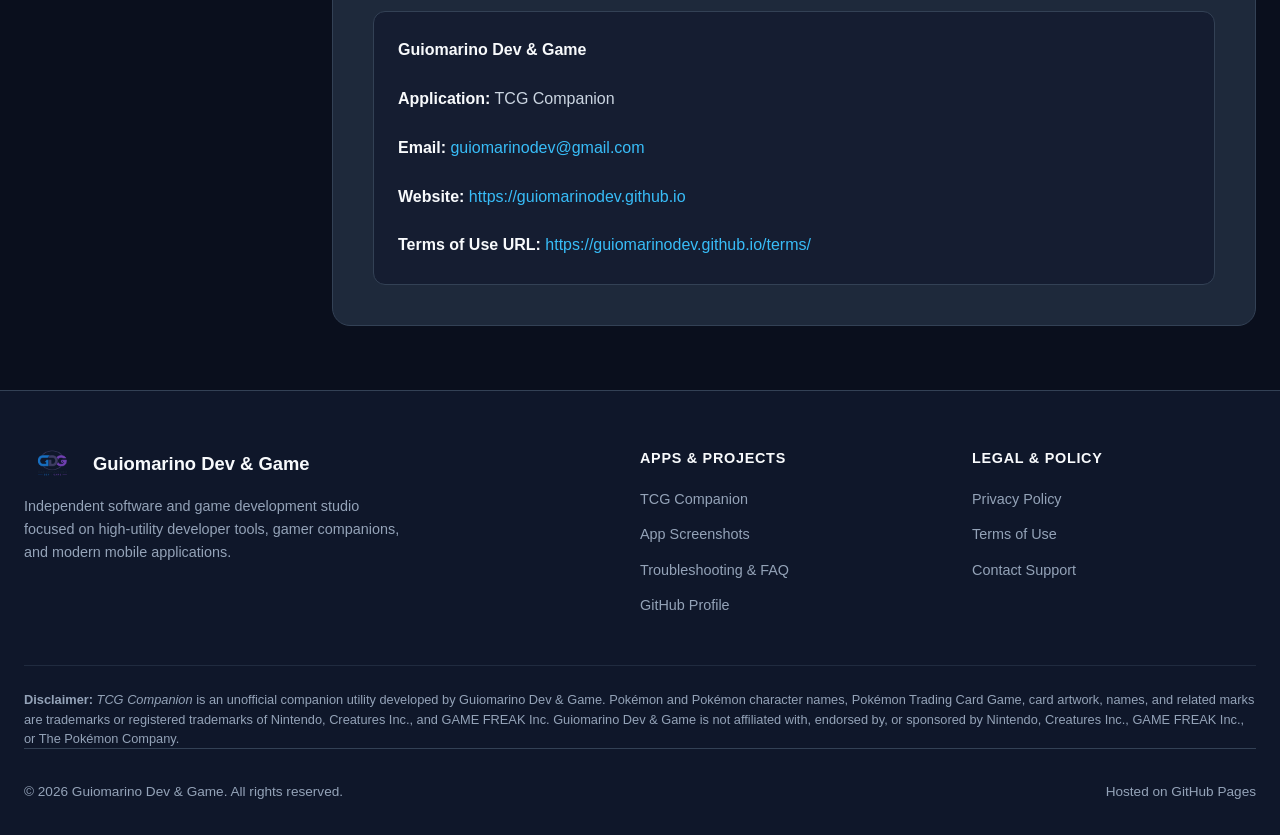
<file: terms/index.html>
<!DOCTYPE html>
<html lang="en">
<head>
  <meta charset="UTF-8">
  <meta name="viewport" content="width=device-width, initial-scale=1.0">
  <meta name="description" content="Terms of Use for TCG Companion - Guiomarino Dev & Game. License terms, intellectual property notices, and disclaimers.">
  <title>Terms of Use — TCG Companion | Guiomarino Dev & Game</title>
  <link rel="icon" type="image/png" href="../images/logo_transparent.png">
  <link rel="stylesheet" href="../css/style.css">
</head>
<body>

  <!-- Navigation -->
  <header class="site-header">
    <div class="container nav-container">
      <a href="../index.html" class="brand-link">
        <img src="../images/logo_transparent.png" alt="Guiomarino Dev & Game Logo" class="brand-logo">
        <span>Guiomarino Dev &amp; Game</span>
      </a>
      <nav>
        <ul class="nav-menu">
          <li><a href="../index.html" class="nav-link">Home</a></li>
          <li><a href="../screenshots/index.html" class="nav-link">Screenshots</a></li>
          <li><a href="../privacy/index.html" class="nav-link">Privacy Policy</a></li>
          <li><a href="index.html" class="nav-link active">Terms of Use</a></li>
          <li><a href="../support/index.html" class="nav-link">Support &amp; FAQ</a></li>
          <li><a href="https://github.com/GuiomarinoDev" target="_blank" rel="noopener noreferrer" class="nav-link">GitHub</a></li>
          <li class="lang-item">
            <div class="lang-switcher" aria-label="Language selector">
              <a href="index.html" class="lang-btn active" title="English">EN</a>
              <span class="lang-divider" aria-hidden="true">|</span>
              <a href="pt-br/index.html" class="lang-btn" title="Português (Brasil)">PT-BR</a>
            </div>
          </li>
        </ul>
      </nav>
    </div>
  </header>

  <main>
    <!-- Page Header -->
    <div class="page-header">
      <div class="container">
        <nav class="breadcrumb" aria-label="Breadcrumb">
          <a href="../index.html">Home</a>
          <span>/</span>
          <span>Legal</span>
          <span>/</span>
          <span style="color: var(--text-primary);">Terms of Use</span>
        </nav>
        <h1 class="page-title">Terms of Use — TCG Companion</h1>
        <div class="page-meta">
          <span><strong>Effective Date:</strong> August 25, 2026</span>
          <span><strong>App:</strong> TCG Companion</span>
          <span><a href="terms.md" download="Terms-of-Use-TCG-Companion.md" style="display: inline-flex; align-items: center; gap: 0.35rem;">📥 Download Markdown (.md)</a></span>
        </div>
      </div>
    </div>

    <!-- Main Content & Sidebar -->
    <div class="container">
      <div class="doc-layout">
        <!-- Sidebar TOC -->
        <aside class="doc-sidebar">
          <div class="doc-sidebar-title">Table of Contents</div>
          <ul class="doc-nav-list">
            <li><a href="#description" class="doc-nav-link">1. Service Description</a></li>
            <li><a href="#ip-disclaimer" class="doc-nav-link">2. Unofficial Status &amp; IP</a></li>
            <li><a href="#license" class="doc-nav-link">3. License Grant &amp; Rules</a></li>
            <li><a href="#user-data" class="doc-nav-link">4. User Data &amp; Backups</a></li>
            <li><a href="#ocr-utility" class="doc-nav-link">5. Camera &amp; OCR Scanner</a></li>
            <li><a href="#third-party-apis" class="doc-nav-link">6. Third-Party APIs</a></li>
            <li><a href="#monetization" class="doc-nav-link">7. Ads &amp; Monetization</a></li>
            <li><a href="#warranties" class="doc-nav-link">8. Warranty Disclaimer</a></li>
            <li><a href="#liability" class="doc-nav-link">9. Limitation of Liability</a></li>
            <li><a href="#indemnity" class="doc-nav-link">10. Indemnification</a></li>
            <li><a href="#modifications" class="doc-nav-link">11. Modifications</a></li>
            <li><a href="#governing-law" class="doc-nav-link">12. Governing Law</a></li>
            <li><a href="#contact" class="doc-nav-link">13. Contact Information</a></li>
          </ul>
        </aside>

        <!-- Document Body -->
        <article class="doc-content">
          <p>
            Welcome to <strong>TCG Companion</strong> (the <em>"App"</em>), developed and provided by <strong>Guiomarino Dev &amp; Game</strong> (<em>"Guiomarino"</em>, <em>"we"</em>, <em>"us"</em>, or <em>"our"</em>).
          </p>
          <p>
            By downloading, installing, accessing, or using the App, you agree to be bound by these Terms of Use (<em>"Terms"</em>). If you do not agree to these Terms, do not install or use the App.
          </p>

          <h2 id="description">1. Description of the Service</h2>
          <p>
            TCG Companion is an application designed to assist trading card game players and collectors in organizing, managing, cataloging, and scanning their physical card collections and wishlists.
          </p>
          <p>
            The App features a modular card game architecture, launching with initial support for the <strong>Pokémon Trading Card Game</strong>. The App operates primarily through local on-device storage, with optional cloud backup and synchronization via the user's personal Google Drive account.
          </p>

          <h2 id="ip-disclaimer">2. Unofficial Companion Status &amp; Intellectual Property Disclaimers</h2>
          <h3>2.1 Unofficial Companion Application</h3>
          <p>
            TCG Companion is an independent, unofficial utility tool created for collectors and players. It is <strong>not</strong> an official application and is not produced, authorized, sponsored, endorsed, or associated with the publishers or owners of any supported trading card games.
          </p>

          <h3>2.2 Pokémon Trademark and Copyright Notice</h3>
          <p>For the initial Pokémon TCG module:</p>
          <ul>
            <li><strong>Pokémon</strong>, <strong>Pokémon character names</strong>, <strong>Pokémon Trading Card Game</strong>, card artwork, logos, and related trade dress are trademarks, registered trademarks, or copyrighted property of <strong>Nintendo</strong>, <strong>Creatures Inc.</strong>, and <strong>GAME FREAK Inc.</strong>, or <strong>The Pokémon Company</strong>.</li>
            <li>Guiomarino Dev &amp; Game claims no ownership of any Pokémon trademarks, copyrights, characters, card artwork, or game mechanics. All rights remain the exclusive property of their respective owners.</li>
          </ul>

          <h3>2.3 Other Trading Card Games</h3>
          <p>
            As the App expands to support additional trading card games, all trademarks, product names, logos, card designs, and copyrighted materials related to those games remain the property of their respective publishers and copyright holders. The use of these marks and images is for descriptive, identification, and cataloging purposes only.
          </p>

          <h3>2.4 Proprietary Rights in the App</h3>
          <p>
            The App software, source code, UI designs, original graphics, logos (including the Guiomarino Dev &amp; Game studio logo), and brand assets are owned by Guiomarino Dev &amp; Game and are protected under applicable copyright, trademark, and intellectual property laws.
          </p>

          <h2 id="license">3. License Grant &amp; Permitted Use</h2>
          <p>
            Subject to these Terms, Guiomarino Dev &amp; Game grants you a limited, personal, non-exclusive, non-transferable, revocable license to download, install, and use the App for personal, non-commercial collection management on devices you own or control.
          </p>
          <p>You agree not to:</p>
          <ul>
            <li>copy, modify, distribute, sell, lease, sublicense, or reverse engineer any portion of the App (except to the extent applicable law prohibits reverse engineering restrictions);</li>
            <li>use the App for any commercial purpose or automated collection harvesting without express written consent;</li>
            <li>bypass or attempt to bypass any security, rate limiting, or access controls implemented in the App or associated third-party APIs;</li>
            <li>remove, obscure, or alter any copyright, trademark, or legal notices displayed within the App.</li>
          </ul>

          <h2 id="user-data">4. User Data, Local Storage &amp; Cloud Backups</h2>
          <h3>4.1 Local-First Data Storage</h3>
          <p>
            Your card collections, quantities, conditions, notes, and wishlist entries are stored locally on your device database. You are solely responsible for maintaining backups of your data.
          </p>

          <h3>4.2 Google Drive Synchronization</h3>
          <p>
            The App provides an optional synchronization feature using your own Google account via Google Drive (<code>drive.appdata</code> scope). Guiomarino Dev &amp; Game does not host, manage, or maintain a proprietary cloud server with your collection data. We are not liable for any loss, corruption, or failure of data synchronization resulting from device malfunction, network disruptions, Google service outages, or uninstallation of the App.
          </p>

          <h2 id="ocr-utility">5. Camera &amp; OCR Scanning Utility</h2>
          <p>
            The App provides an on-device camera card scanner utilizing OpenCV and Tesseract OCR technologies.
          </p>
          <ul>
            <li><strong>Information Only:</strong> Card identification results provided by the scanner are for informational and convenience purposes only. Recognition accuracy may vary based on camera quality, ambient lighting, sleeves, card condition, and printing variations.</li>
            <li><strong>No Authenticity or Grading Guarantee:</strong> The App does not verify the authenticity, counterfeit status, or official grade of any physical card. Do not rely on scanner results as professional grading or monetary appraisals.</li>
          </ul>

          <h2 id="third-party-apis">6. External Data Services &amp; Third-Party APIs</h2>
          <p>
            The App connects with public third-party APIs and content delivery networks (such as TCGdex and PokeAPI) to provide card information, metadata, and artwork.
          </p>
          <ul>
            <li>We do not control and are not responsible for the accuracy, completeness, or availability of third-party API data.</li>
            <li>Third-party services may modify, rate limit, or discontinue their APIs at any time without notice, which may impact card lookup or image display within the App.</li>
          </ul>

          <h2 id="monetization">7. Advertisements &amp; Monetization</h2>
          <p>
            The App may display advertisements served through <strong>Google AdMob</strong>.
          </p>
          <ul>
            <li>Advertisements may include banner, interstitial, or rewarded ad formats.</li>
            <li>Data collection and ad delivery are governed by Google's Privacy Policy and AdMob terms.</li>
            <li>Advertising consent can be configured in the App settings in accordance with applicable regional regulations (e.g., GDPR, CCPA).</li>
          </ul>

          <h2 id="warranties">8. Disclaimer of Warranties</h2>
          <p>
            TO THE MAXIMUM EXTENT PERMITTED UNDER APPLICABLE LAW, THE APP IS PROVIDED ON AN <strong>"AS IS"</strong> AND <strong>"AS AVAILABLE"</strong> BASIS, WITH ALL FAULTS AND WITHOUT WARRANTIES OF ANY KIND, EITHER EXPRESS OR IMPLIED.
          </p>
          <p>
            GUIOMARINO DEV &amp; GAME EXPRESSLY DISCLAIMS ALL WARRANTIES, INCLUDING BUT NOT LIMITED TO IMPLIED WARRANTIES OF MERCHANTABILITY, FITNESS FOR A PARTICULAR PURPOSE, TITLE, AND NON-INFRINGEMENT. WE DO NOT WARRANT THAT THE APP WILL BE UNINTERRUPTED, ERROR-FREE, SECURE, OR FREE FROM VIRUSES OR OTHER HARMFUL COMPONENTS.
          </p>

          <h2 id="liability">9. Limitation of Liability</h2>
          <p>
            TO THE FULLEST EXTENT PERMITTED BY APPLICABLE LAW, IN NO EVENT SHALL GUIOMARINO DEV &amp; GAME, ITS DEVELOPERS, AFFILIATES, OR CONTRIBUTORS BE LIABLE FOR ANY INDIRECT, INCIDENTAL, SPECIAL, CONSEQUENTIAL, OR PUNITIVE DAMAGES, INCLUDING BUT NOT LIMITED TO LOSS OF DATA, LOSS OF PROFITS, LOSS OF GOODWILL, OR DEVICE FAILURE, ARISING OUT OF OR IN CONNECTION WITH YOUR USE OF OR INABILITY TO USE THE APP.
          </p>
          <p>
            OUR TOTAL AGGREGATE LIABILITY ARISING FROM OR RELATING TO THE APP OR THESE TERMS SHALL NOT EXCEED THE AMOUNT PAID BY YOU (IF ANY) TO ACCESS OR USE THE APP DURING THE TWELVE (12) MONTHS PRECEDING THE CLAIM, OR TEN UNITED STATES DOLLARS ($10.00 USD), WHICHEVER IS GREATER.
          </p>

          <h2 id="indemnity">10. Indemnification</h2>
          <p>
            You agree to indemnify, defend, and hold harmless Guiomarino Dev &amp; Game and its developers from and against any claims, liabilities, damages, losses, costs, or expenses (including reasonable legal fees) arising out of or related to your use of the App, your violation of these Terms, or your violation of any rights of a third party.
          </p>

          <h2 id="modifications">11. Modifications to the App and Terms</h2>
          <p>
            We reserve the right to modify, update, suspend, or discontinue the App or any part thereof at any time with or without prior notice.
          </p>
          <p>
            We may also revise these Terms from time to time. When changes are made, we will update the "Last updated" date at the top of these Terms. Your continued use of the App following the posting of updated Terms constitutes your agreement to the revisions.
          </p>

          <h2 id="governing-law">12. Governing Law &amp; Severability</h2>
          <p>
            These Terms shall be governed by and construed in accordance with the laws of the developer's jurisdiction, without regard to its conflict of law principles.
          </p>
          <p>
            If any provision of these Terms is held to be invalid or unenforceable, that provision shall be enforced to the maximum extent permissible, and the remaining provisions shall remain in full force and effect.
          </p>

          <h2 id="contact">13. Contact Information</h2>
          <div style="background: rgba(15, 23, 42, 0.6); padding: 1.5rem; border-radius: var(--radius-md); border: 1px solid var(--border-color);">
            <p><strong>Guiomarino Dev &amp; Game</strong></p>
            <p><strong>Application:</strong> TCG Companion</p>
            <p><strong>Email:</strong> <a href="mailto:guiomarinodev@gmail.com">guiomarinodev@gmail.com</a></p>
            <p><strong>Website:</strong> <a href="https://guiomarinodev.github.io">https://guiomarinodev.github.io</a></p>
            <p style="margin-bottom: 0;"><strong>Terms of Use URL:</strong> <a href="https://guiomarinodev.github.io/terms/">https://guiomarinodev.github.io/terms/</a></p>
          </div>
        </article>
      </div>
    </div>
  </main>

  <!-- Universal Footer -->
  <footer class="site-footer">
    <div class="container">
      <div class="footer-grid">
        <div>
          <div class="footer-brand">
            <img src="../images/logo_transparent.png" alt="Guiomarino Dev & Game" class="footer-logo">
            <span>Guiomarino Dev &amp; Game</span>
          </div>
          <p class="footer-desc">
            Independent software and game development studio focused on high-utility developer tools, gamer companions, and modern mobile applications.
          </p>
        </div>

        <div>
          <h4 class="footer-heading">Apps &amp; Projects</h4>
          <ul class="footer-links">
            <li><a href="../index.html#featured-apps">TCG Companion</a></li>
            <li><a href="../screenshots/index.html">App Screenshots</a></li>
            <li><a href="../support/index.html">Troubleshooting &amp; FAQ</a></li>
            <li><a href="https://github.com/GuiomarinoDev" target="_blank" rel="noopener noreferrer">GitHub Profile</a></li>
          </ul>
        </div>

        <div>
          <h4 class="footer-heading">Legal &amp; Policy</h4>
          <ul class="footer-links">
            <li><a href="../privacy/index.html">Privacy Policy</a></li>
            <li><a href="index.html">Terms of Use</a></li>
            <li><a href="../support/index.html">Contact Support</a></li>
          </ul>
        </div>
      </div>

      <div class="footer-disclaimer">
        <p>
          <strong>Disclaimer:</strong> <em>TCG Companion</em> is an unofficial companion utility developed by Guiomarino Dev &amp; Game. Pokémon and Pokémon character names, Pokémon Trading Card Game, card artwork, names, and related marks are trademarks or registered trademarks of Nintendo, Creatures Inc., and GAME FREAK Inc. Guiomarino Dev &amp; Game is not affiliated with, endorsed by, or sponsored by Nintendo, Creatures Inc., GAME FREAK Inc., or The Pokémon Company.
        </p>
      </div>

      <div class="footer-bottom">
        <div>&copy; 2026 Guiomarino Dev &amp; Game. All rights reserved.</div>
        <div>Hosted on GitHub Pages</div>
      </div>
    </div>
  </footer>

</body>
</html>
</file>
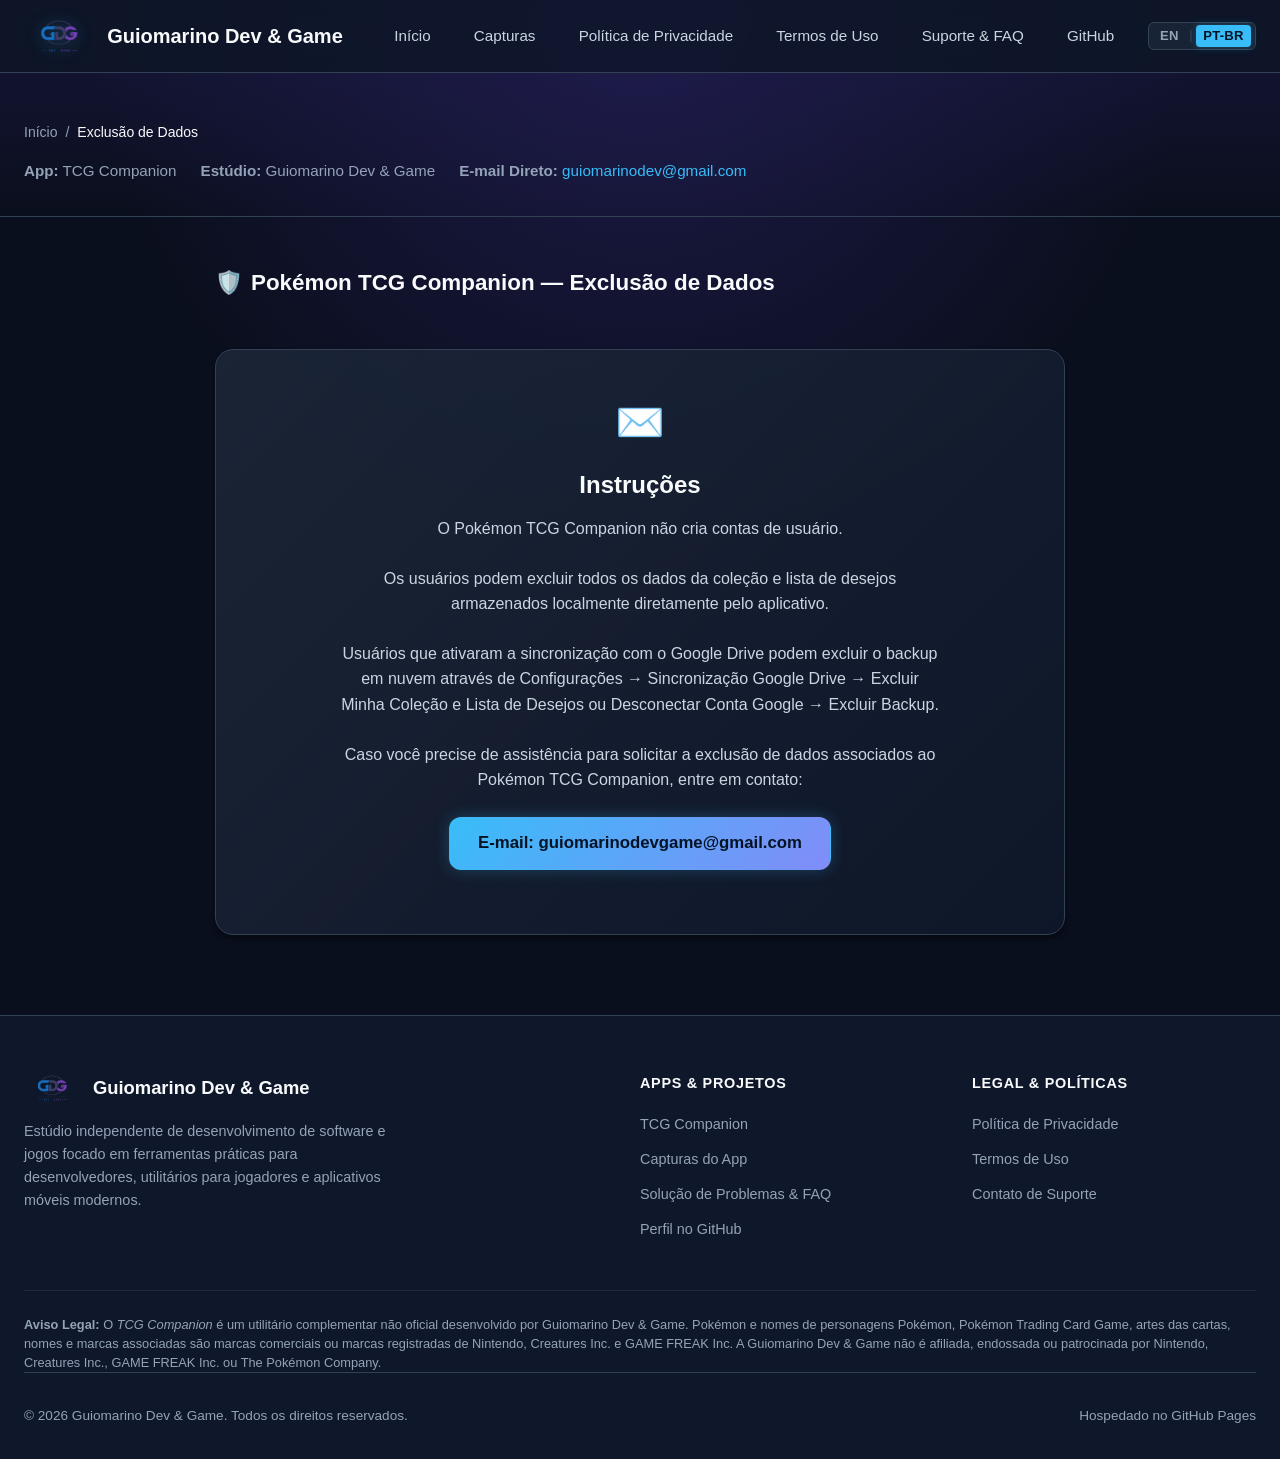
<file: data-deletion/pt-br/index.html>
<!DOCTYPE html>
<html lang="pt-BR">
<head>
    <meta charset="UTF-8">
    <meta name="viewport" content="width=device-width, initial-scale=1.0">
    <meta name="description" content="Exclusão de Dados do TCG Companion - Guiomarino Dev & Game. Instruções e ajuda para exclusão de dados.">
    <title>Exclusão de Dados — TCG Companion | Guiomarino Dev & Game</title>
    <link rel="icon" type="image/png" href="../../images/logo_transparent.png">
    <link rel="stylesheet" href="../../css/style.css">
</head>
<body>

<!-- Navegação -->
<header class="site-header">
    <div class="container nav-container">
        <a href="../../pt-br/index.html" class="brand-link">
            <img src="../../images/logo_transparent.png" alt="Logo Guiomarino Dev & Game" class="brand-logo">
            <span>Guiomarino Dev &amp; Game</span>
        </a>
        <nav>
            <ul class="nav-menu">
                <li><a href="../../pt-br/index.html" class="nav-link">Início</a></li>
                <li><a href="../../screenshots/pt-br/index.html" class="nav-link">Capturas</a></li>
                <li><a href="../../privacy/pt-br/index.html" class="nav-link">Política de Privacidade</a></li>
                <li><a href="../../terms/pt-br/index.html" class="nav-link">Termos de Uso</a></li>
                <li><a href="../../support/pt-br/index.html" class="nav-link">Suporte &amp; FAQ</a></li>
                <li><a href="https://github.com/GuiomarinoDev" target="_blank" rel="noopener noreferrer" class="nav-link">GitHub</a></li>
                <li class="lang-item">
                    <div class="lang-switcher" aria-label="Seletor de idioma">
                        <a href="../index.html" class="lang-btn" title="English">EN</a>
                        <span class="lang-divider" aria-hidden="true">|</span>
                        <a href="index.html" class="lang-btn active" title="Português (Brasil)">PT-BR</a>
                    </div>
                </li>
            </ul>
        </nav>
    </div>
</header>

<main>
    <!-- Cabeçalho da Página -->
    <div class="page-header">
        <div class="container">
            <nav class="breadcrumb" aria-label="Breadcrumb">
                <a href="../../pt-br/index.html">Início</a>
                <span>/</span>
                <span style="color: var(--text-primary);">Exclusão de Dados</span>
            </nav>
            <div class="page-meta">
                <span><strong>App:</strong> TCG Companion</span>
                <span><strong>Estúdio:</strong> Guiomarino Dev &amp; Game</span>
                <span><strong>E-mail Direto:</strong> <a href="mailto:guiomarinodev@gmail.com">guiomarinodev@gmail.com</a></span>
            </div>
        </div>
    </div>

    <div class="container" style="padding-bottom: 5rem;">
        <div style="max-width: 850px; margin: 0 auto;">
            <h2 style="font-size: 1.4rem; color: var(--text-primary); margin: 3rem 0 1rem; display: flex; align-items: center; gap: 0.5rem;">
                <span>🛡️</span> Pokémon TCG Companion — Exclusão de Dados
            </h2>

            <!-- Card de Contato e Instruções -->
            <div class="contact-card">
                <div style="font-size: 2.5rem; margin-bottom: 0.75rem;">✉️</div>
                <h3>Instruções</h3>
                <p>
                    O Pokémon TCG Companion não cria contas de usuário.
                </p>
                <p>
                    Os usuários podem excluir todos os dados da coleção e lista de desejos armazenados localmente diretamente pelo aplicativo.
                </p>
                <p>
                    Usuários que ativaram a sincronização com o Google Drive podem excluir o backup em nuvem através de Configurações &rarr; Sincronização Google Drive &rarr; Excluir Minha Coleção e Lista de Desejos ou Desconectar Conta Google &rarr; Excluir Backup.
                </p>
                <p>
                    Caso você precise de assistência para solicitar a exclusão de dados associados ao Pokémon TCG Companion, entre em contato:
                </p>
                <div style="margin-bottom: 1.5rem;">
                    <a href="mailto:guiomarinodevgame@gmail.com" class="btn btn-primary" style="font-size: 1.05rem; padding: 0.75rem 1.75rem;">
                        E-mail: guiomarinodevgame@gmail.com
                    </a>
                </div>
            </div>

        </div>
    </div>
</main>

<!-- Rodapé Universal -->
<footer class="site-footer">
    <div class="container">
        <div class="footer-grid">
            <div>
                <div class="footer-brand">
                    <img src="../../images/logo_transparent.png" alt="Guiomarino Dev & Game" class="footer-logo">
                    <span>Guiomarino Dev &amp; Game</span>
                </div>
                <p class="footer-desc">
                    Estúdio independente de desenvolvimento de software e jogos focado em ferramentas práticas para desenvolvedores, utilitários para jogadores e aplicativos móveis modernos.
                </p>
            </div>

            <div>
                <h4 class="footer-heading">Apps &amp; Projetos</h4>
                <ul class="footer-links">
                    <li><a href="../../pt-br/index.html#featured-apps">TCG Companion</a></li>
                    <li><a href="../../screenshots/pt-br/index.html">Capturas do App</a></li>
                    <li><a href="../../support/pt-br/index.html">Solução de Problemas &amp; FAQ</a></li>
                    <li><a href="https://github.com/GuiomarinoDev" target="_blank" rel="noopener noreferrer">Perfil no GitHub</a></li>
                </ul>
            </div>

            <div>
                <h4 class="footer-heading">Legal &amp; Políticas</h4>
                <ul class="footer-links">
                    <li><a href="../../privacy/pt-br/index.html">Política de Privacidade</a></li>
                    <li><a href="../../terms/pt-br/index.html">Termos de Uso</a></li>
                    <li><a href="../../support/pt-br/index.html">Contato de Suporte</a></li>
                </ul>
            </div>
        </div>

        <div class="footer-disclaimer">
            <p>
                <strong>Aviso Legal:</strong> O <em>TCG Companion</em> é um utilitário complementar não oficial desenvolvido por Guiomarino Dev &amp; Game. Pokémon e nomes de personagens Pokémon, Pokémon Trading Card Game, artes das cartas, nomes e marcas associadas são marcas comerciais ou marcas registradas de Nintendo, Creatures Inc. e GAME FREAK Inc. A Guiomarino Dev &amp; Game não é afiliada, endossada ou patrocinada por Nintendo, Creatures Inc., GAME FREAK Inc. ou The Pokémon Company.
            </p>
        </div>

        <div class="footer-bottom">
            <div>&copy; 2026 Guiomarino Dev &amp; Game. Todos os direitos reservados.</div>
            <div>Hospedado no GitHub Pages</div>
        </div>
    </div>
</footer>

</body>
</html>
</file>
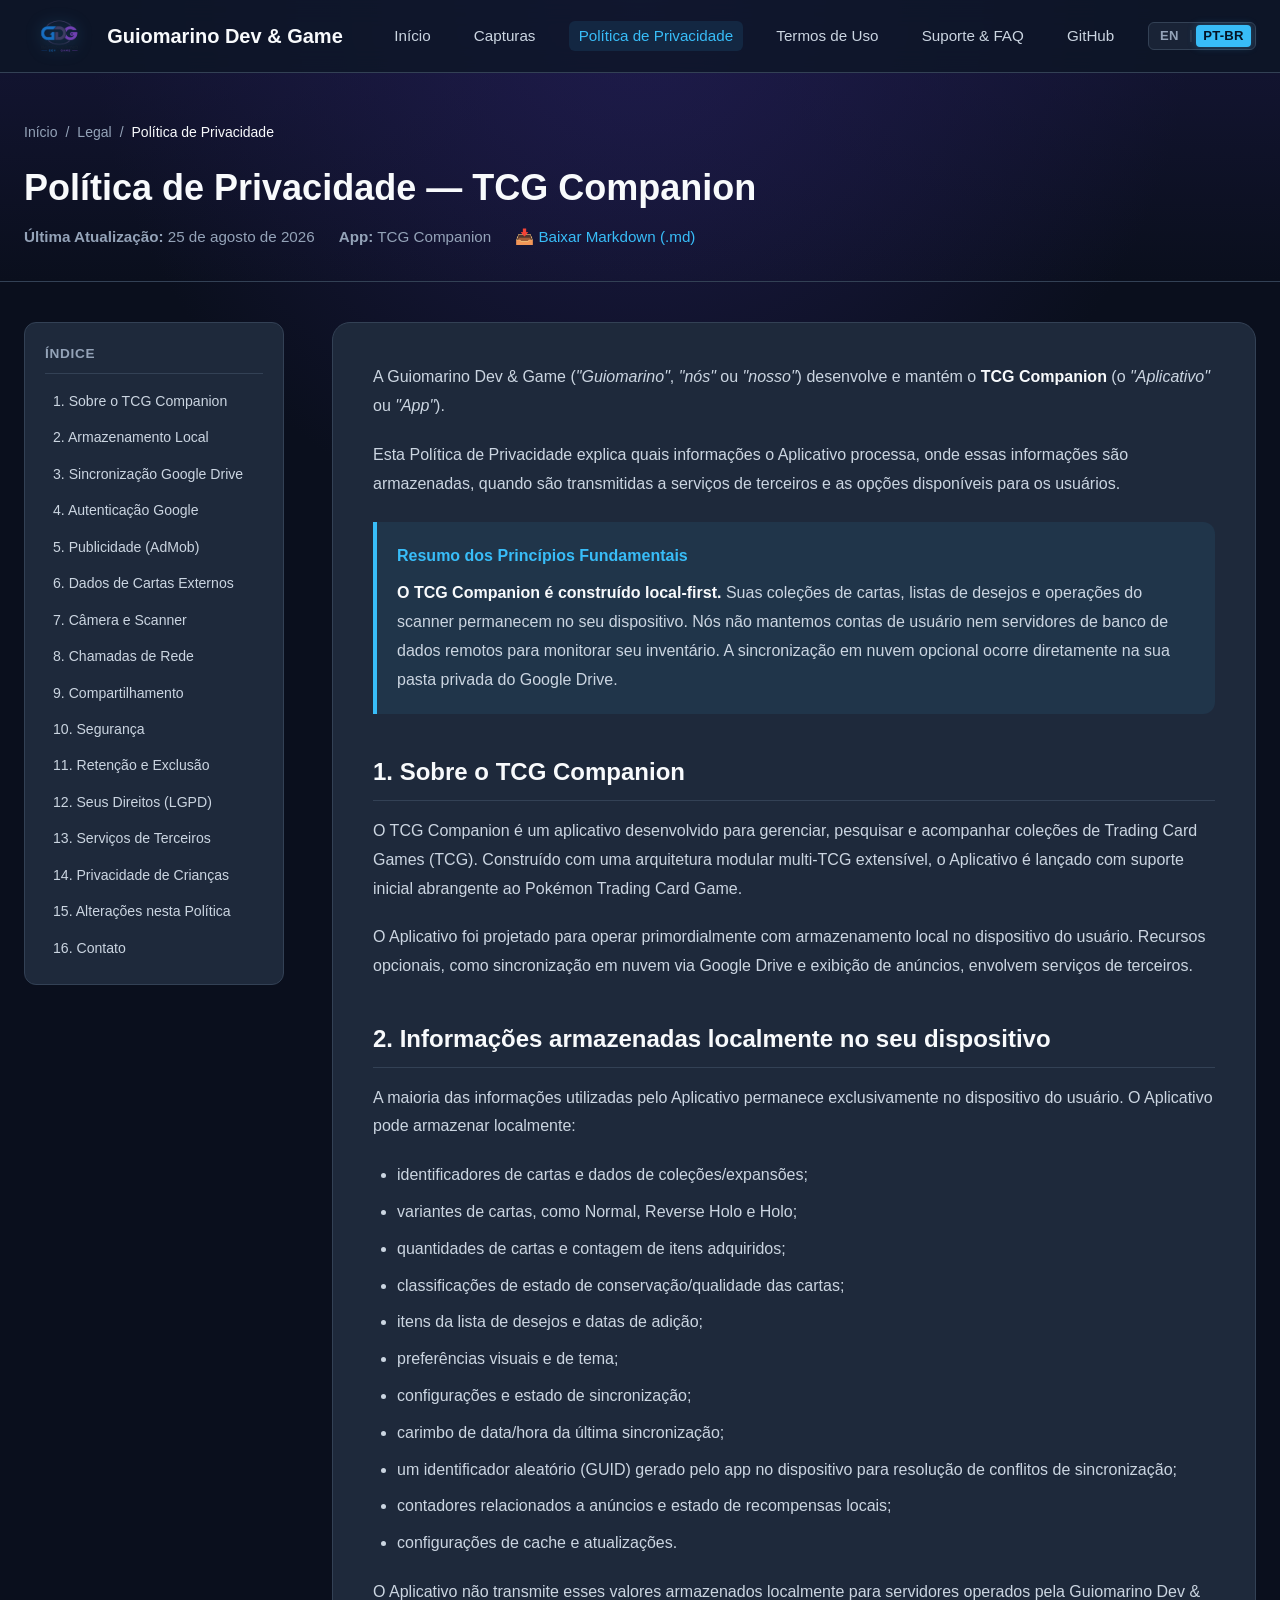
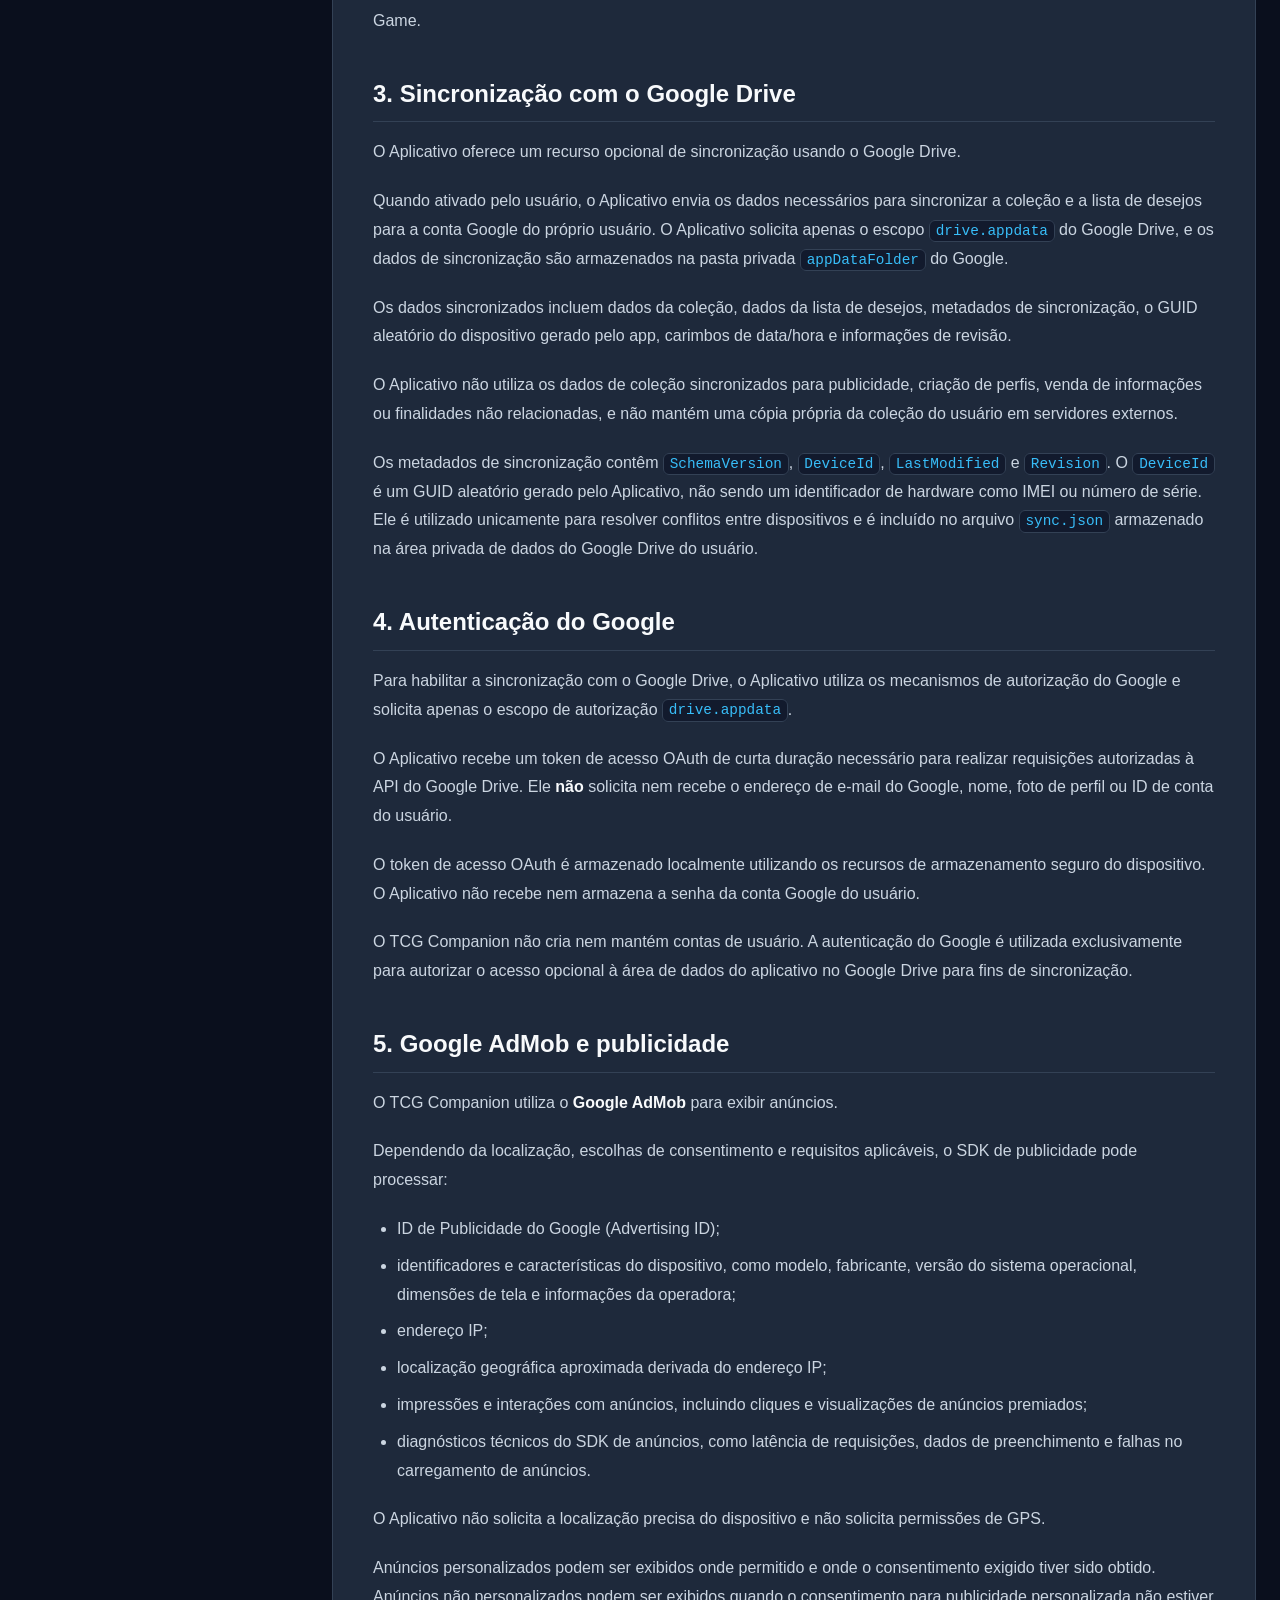
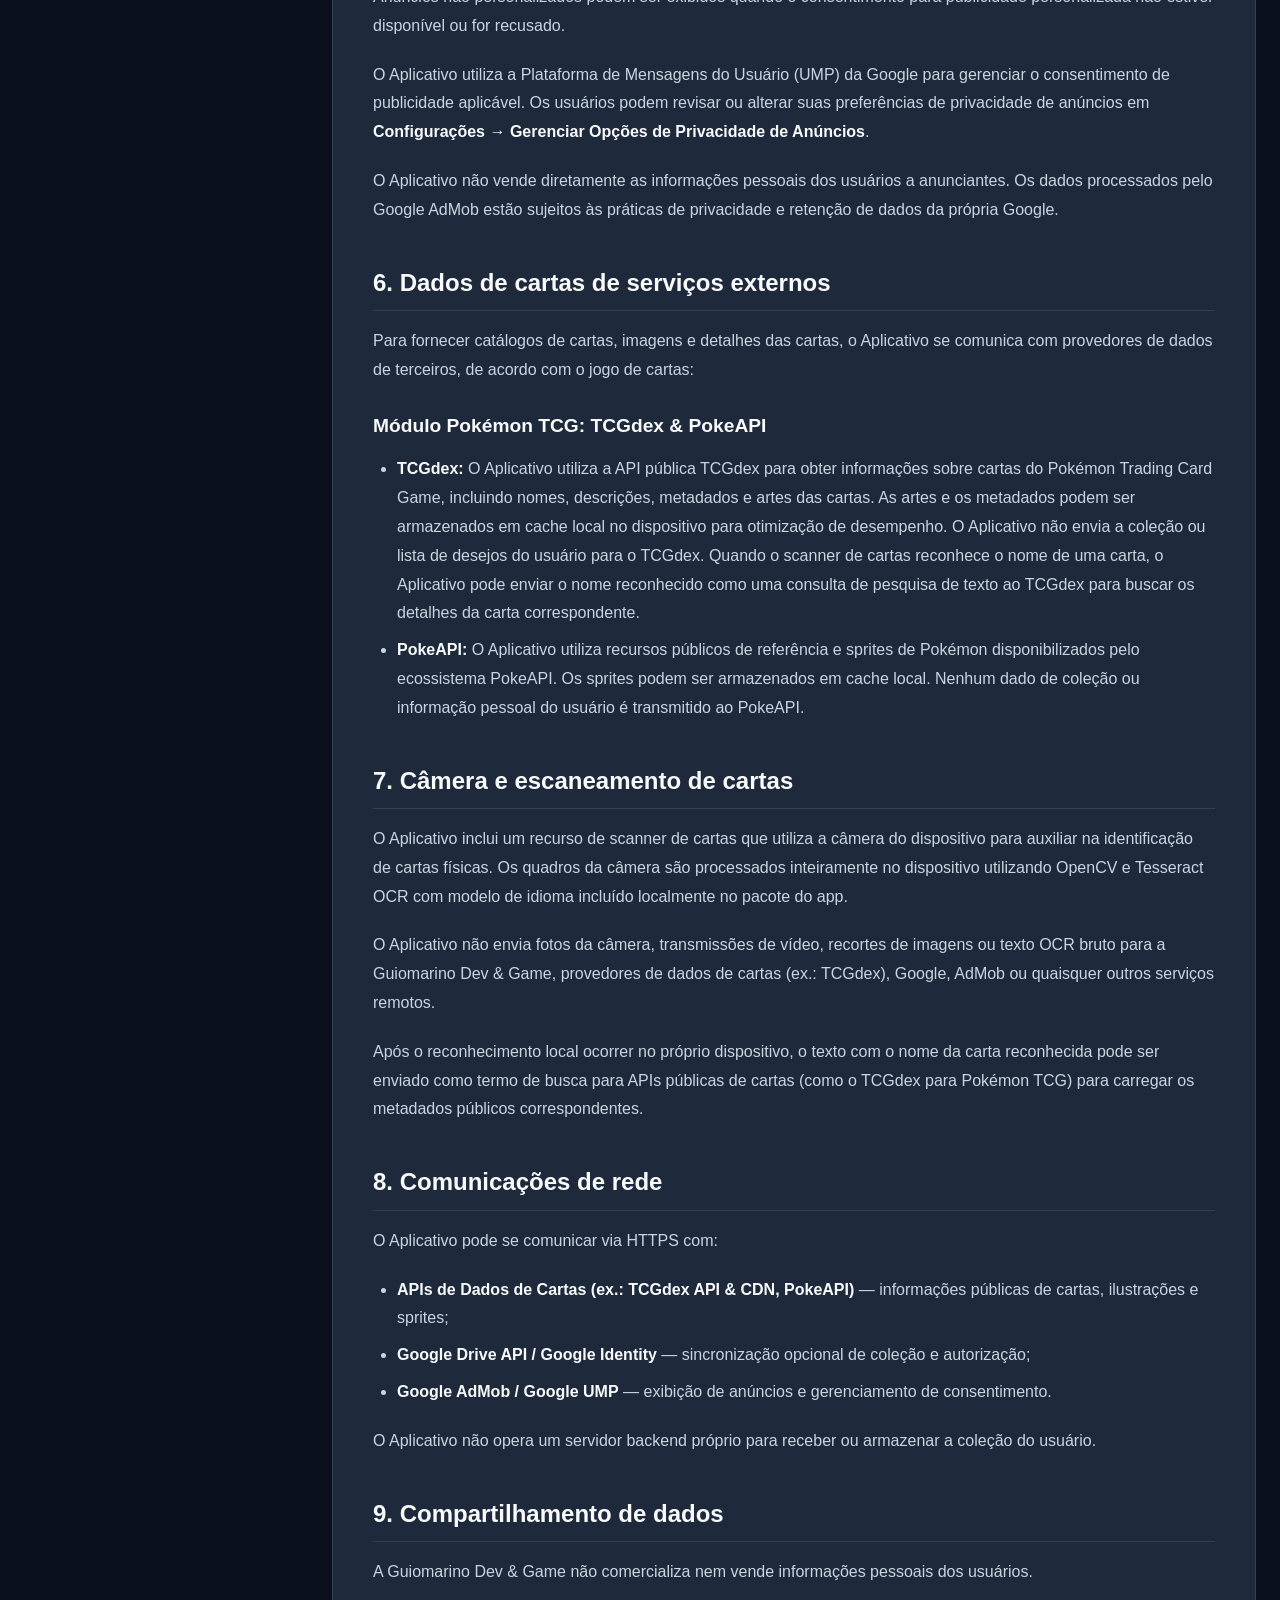
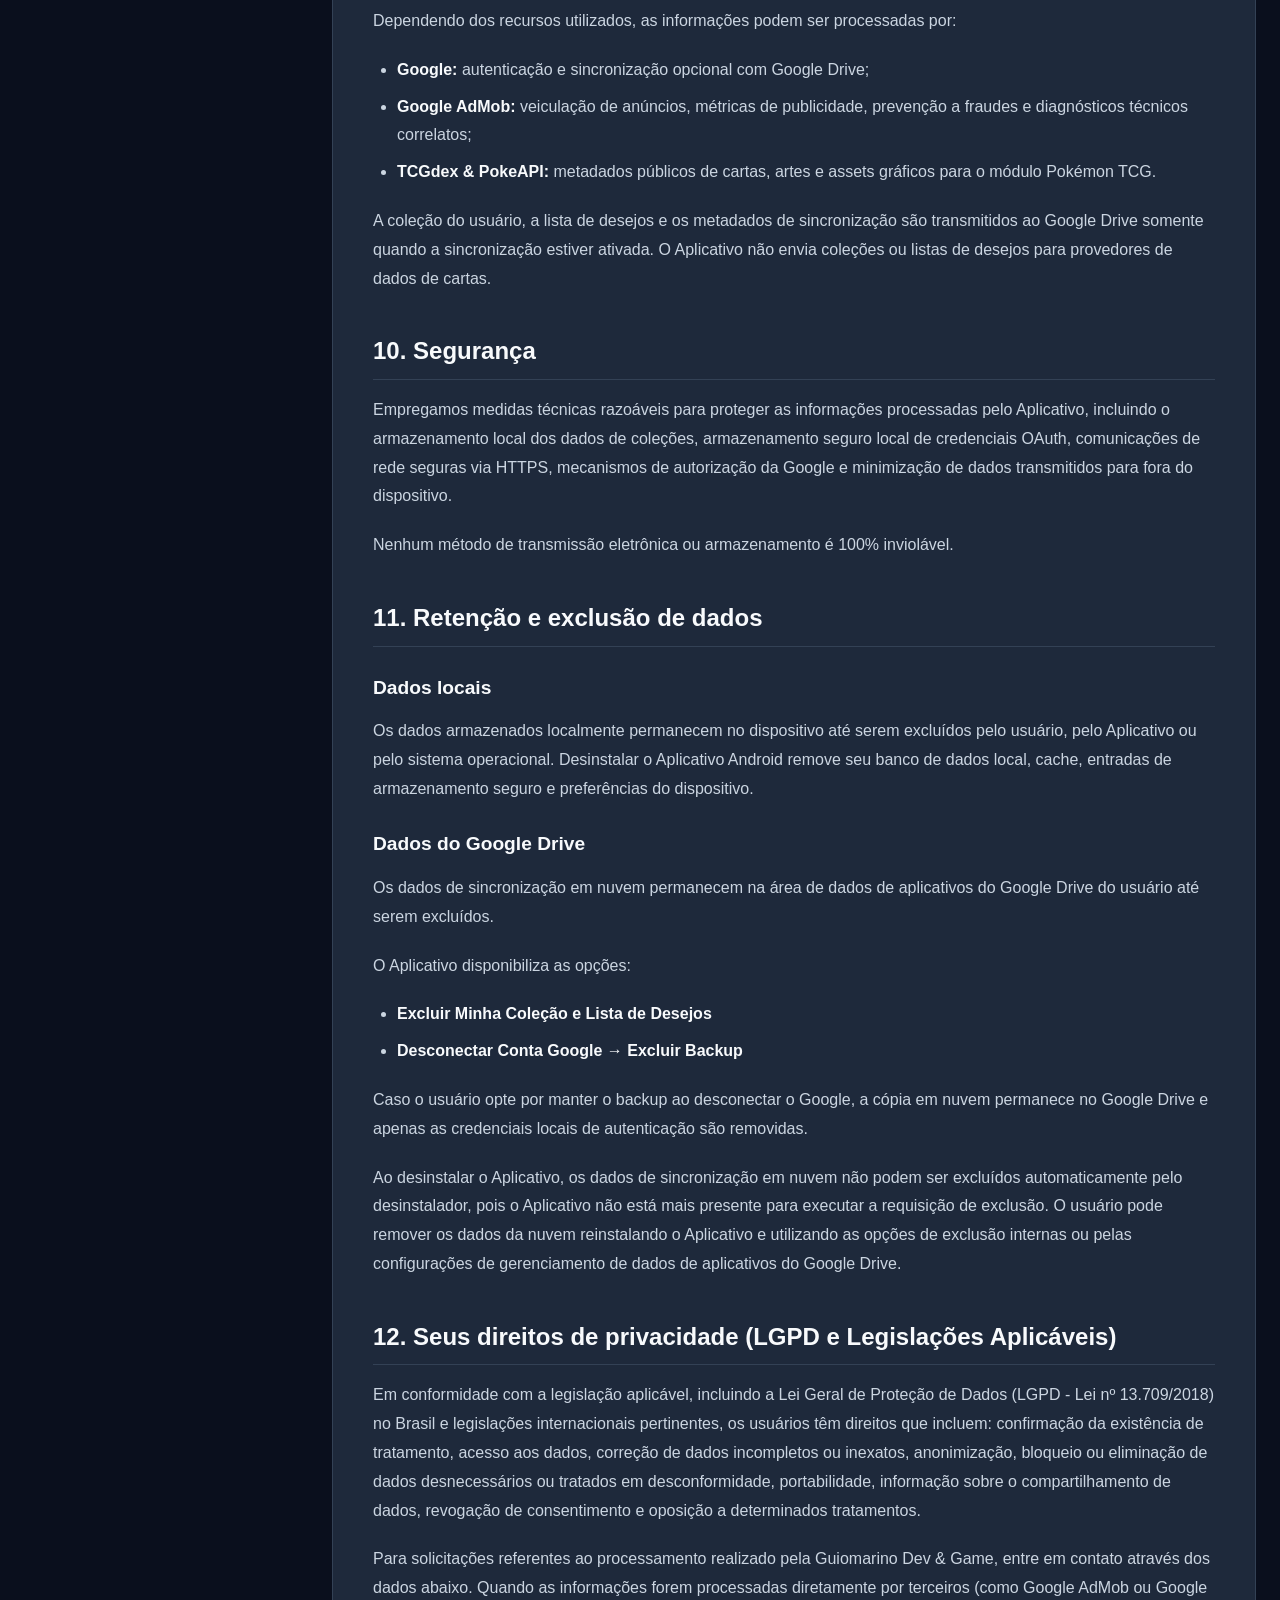
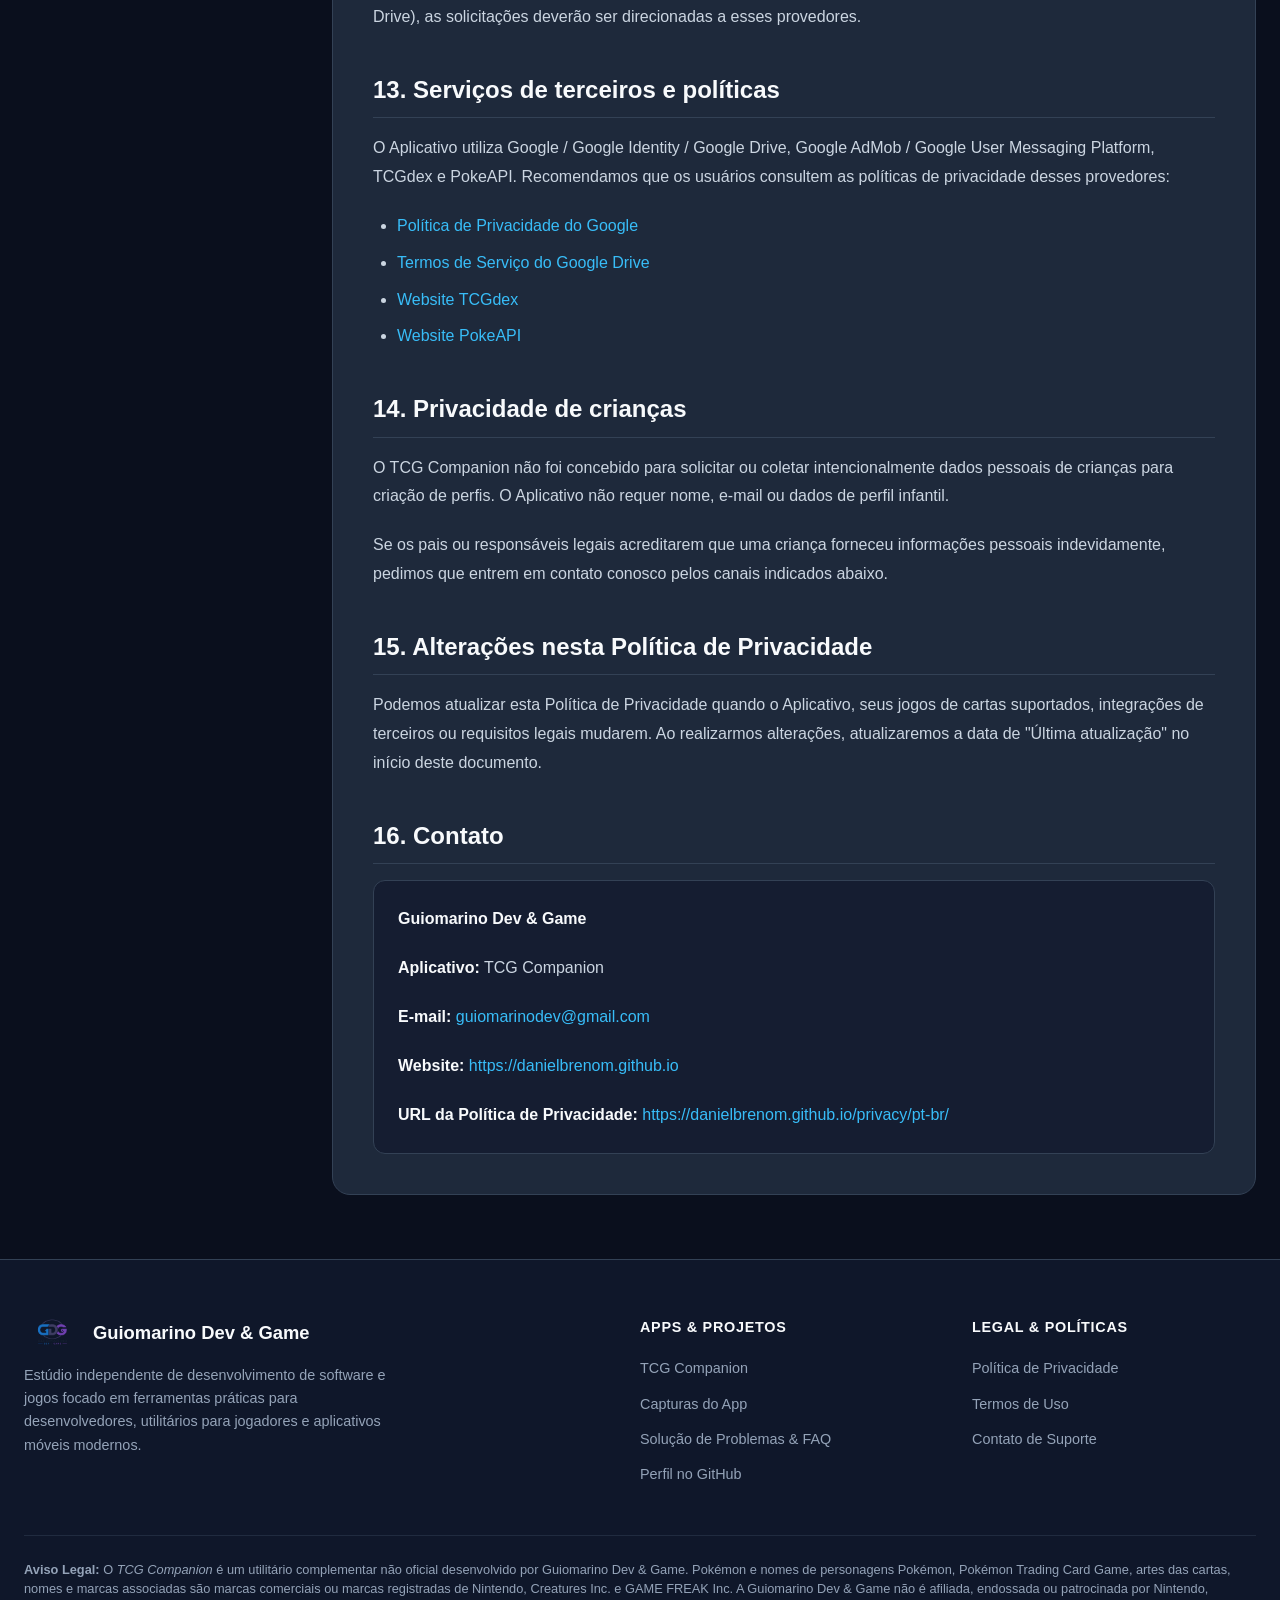
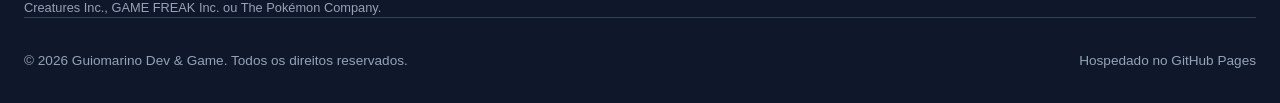
<file: privacy/pt-br/index.html>
<!DOCTYPE html>
<html lang="pt-BR">
<head>
    <meta charset="UTF-8">
    <meta name="viewport" content="width=device-width, initial-scale=1.0">
    <meta name="description" content="Política de Privacidade do TCG Companion - Guiomarino Dev & Game. Explica armazenamento local, sincronização com Google Drive, AdMob e processamento do scanner de cartas.">
    <title>Política de Privacidade — TCG Companion | Guiomarino Dev & Game</title>
    <link rel="icon" type="image/png" href="../../images/logo_transparent.png">
    <link rel="stylesheet" href="../../css/style.css">
</head>
<body>

<!-- Navegação -->
<header class="site-header">
    <div class="container nav-container">
        <a href="../../pt-br/index.html" class="brand-link">
            <img src="../../images/logo_transparent.png" alt="Logo Guiomarino Dev & Game" class="brand-logo">
            <span>Guiomarino Dev &amp; Game</span>
        </a>
        <nav>
            <ul class="nav-menu">
                <li><a href="../../pt-br/index.html" class="nav-link">Início</a></li>
                <li><a href="../../screenshots/pt-br/index.html" class="nav-link">Capturas</a></li>
                <li><a href="index.html" class="nav-link active">Política de Privacidade</a></li>
                <li><a href="../../terms/pt-br/index.html" class="nav-link">Termos de Uso</a></li>
                <li><a href="../../support/pt-br/index.html" class="nav-link">Suporte &amp; FAQ</a></li>
                <li><a href="https://github.com/GuiomarinoDev" target="_blank" rel="noopener noreferrer" class="nav-link">GitHub</a></li>
                <li class="lang-item">
                    <div class="lang-switcher" aria-label="Seletor de idioma">
                        <a href="../index.html" class="lang-btn" title="English">EN</a>
                        <span class="lang-divider" aria-hidden="true">|</span>
                        <a href="index.html" class="lang-btn active" title="Português (Brasil)">PT-BR</a>
                    </div>
                </li>
            </ul>
        </nav>
    </div>
</header>

<main>
    <!-- Cabeçalho da Página -->
    <div class="page-header">
        <div class="container">
            <nav class="breadcrumb" aria-label="Breadcrumb">
                <a href="../../pt-br/index.html">Início</a>
                <span>/</span>
                <span>Legal</span>
                <span>/</span>
                <span style="color: var(--text-primary);">Política de Privacidade</span>
            </nav>
            <h1 class="page-title">Política de Privacidade — TCG Companion</h1>
            <div class="page-meta">
                <span><strong>Última Atualização:</strong> 25 de agosto de 2026</span>
                <span><strong>App:</strong> TCG Companion</span>
                <span><a href="privacy.md" download="Politica-de-Privacidade-TCG-Companion.md" style="display: inline-flex; align-items: center; gap: 0.35rem;">📥 Baixar Markdown (.md)</a></span>
            </div>
        </div>
    </div>

    <!-- Conteúdo Principal & Barra Lateral -->
    <div class="container">
        <div class="doc-layout">
            <!-- Barra Lateral com Índice -->
            <aside class="doc-sidebar">
                <div class="doc-sidebar-title">Índice</div>
                <ul class="doc-nav-list">
                    <li><a href="#about" class="doc-nav-link">1. Sobre o TCG Companion</a></li>
                    <li><a href="#local-data" class="doc-nav-link">2. Armazenamento Local</a></li>
                    <li><a href="#google-drive" class="doc-nav-link">3. Sincronização Google Drive</a></li>
                    <li><a href="#authentication" class="doc-nav-link">4. Autenticação Google</a></li>
                    <li><a href="#admob" class="doc-nav-link">5. Publicidade (AdMob)</a></li>
                    <li><a href="#external-data" class="doc-nav-link">6. Dados de Cartas Externos</a></li>
                    <li><a href="#camera-scanner" class="doc-nav-link">7. Câmera e Scanner</a></li>
                    <li><a href="#network" class="doc-nav-link">8. Chamadas de Rede</a></li>
                    <li><a href="#data-sharing" class="doc-nav-link">9. Compartilhamento</a></li>
                    <li><a href="#security" class="doc-nav-link">10. Segurança</a></li>
                    <li><a href="#retention-deletion" class="doc-nav-link">11. Retenção e Exclusão</a></li>
                    <li><a href="#rights" class="doc-nav-link">12. Seus Direitos (LGPD)</a></li>
                    <li><a href="#third-parties" class="doc-nav-link">13. Serviços de Terceiros</a></li>
                    <li><a href="#children" class="doc-nav-link">14. Privacidade de Crianças</a></li>
                    <li><a href="#changes" class="doc-nav-link">15. Alterações nesta Política</a></li>
                    <li><a href="#contact" class="doc-nav-link">16. Contato</a></li>
                </ul>
            </aside>

            <!-- Corpo do Documento -->
            <article class="doc-content">
                <p>
                    A Guiomarino Dev &amp; Game (<em>"Guiomarino"</em>, <em>"nós"</em> ou <em>"nosso"</em>) desenvolve e mantém o <strong>TCG Companion</strong> (o <em>"Aplicativo"</em> ou <em>"App"</em>).
                </p>
                <p>
                    Esta Política de Privacidade explica quais informações o Aplicativo processa, onde essas informações são armazenadas, quando são transmitidas a serviços de terceiros e as opções disponíveis para os usuários.
                </p>

                <div class="callout">
                    <div class="callout-title">Resumo dos Princípios Fundamentais</div>
                    <p style="margin-bottom: 0;">
                        <strong>O TCG Companion é construído local-first.</strong> Suas coleções de cartas, listas de desejos e operações do scanner permanecem no seu dispositivo. Nós não mantemos contas de usuário nem servidores de banco de dados remotos para monitorar seu inventário. A sincronização em nuvem opcional ocorre diretamente na sua pasta privada do Google Drive.
                    </p>
                </div>

                <h2 id="about">1. Sobre o TCG Companion</h2>
                <p>
                    O TCG Companion é um aplicativo desenvolvido para gerenciar, pesquisar e acompanhar coleções de Trading Card Games (TCG). Construído com uma arquitetura modular multi-TCG extensível, o Aplicativo é lançado com suporte inicial abrangente ao Pokémon Trading Card Game.
                </p>
                <p>
                    O Aplicativo foi projetado para operar primordialmente com armazenamento local no dispositivo do usuário. Recursos opcionais, como sincronização em nuvem via Google Drive e exibição de anúncios, envolvem serviços de terceiros.
                </p>

                <h2 id="local-data">2. Informações armazenadas localmente no seu dispositivo</h2>
                <p>A maioria das informações utilizadas pelo Aplicativo permanece exclusivamente no dispositivo do usuário. O Aplicativo pode armazenar localmente:</p>
                <ul>
                    <li>identificadores de cartas e dados de coleções/expansões;</li>
                    <li>variantes de cartas, como Normal, Reverse Holo e Holo;</li>
                    <li>quantidades de cartas e contagem de itens adquiridos;</li>
                    <li>classificações de estado de conservação/qualidade das cartas;</li>
                    <li>itens da lista de desejos e datas de adição;</li>
                    <li>preferências visuais e de tema;</li>
                    <li>configurações e estado de sincronização;</li>
                    <li>carimbo de data/hora da última sincronização;</li>
                    <li>um identificador aleatório (GUID) gerado pelo app no dispositivo para resolução de conflitos de sincronização;</li>
                    <li>contadores relacionados a anúncios e estado de recompensas locais;</li>
                    <li>configurações de cache e atualizações.</li>
                </ul>
                <p>
                    O Aplicativo não transmite esses valores armazenados localmente para servidores operados pela Guiomarino Dev &amp; Game.
                </p>

                <h2 id="google-drive">3. Sincronização com o Google Drive</h2>
                <p>
                    O Aplicativo oferece um recurso opcional de sincronização usando o Google Drive.
                </p>
                <p>
                    Quando ativado pelo usuário, o Aplicativo envia os dados necessários para sincronizar a coleção e a lista de desejos para a conta Google do próprio usuário. O Aplicativo solicita apenas o escopo <code>drive.appdata</code> do Google Drive, e os dados de sincronização são armazenados na pasta privada <code>appDataFolder</code> do Google.
                </p>
                <p>
                    Os dados sincronizados incluem dados da coleção, dados da lista de desejos, metadados de sincronização, o GUID aleatório do dispositivo gerado pelo app, carimbos de data/hora e informações de revisão.
                </p>
                <p>
                    O Aplicativo não utiliza os dados de coleção sincronizados para publicidade, criação de perfis, venda de informações ou finalidades não relacionadas, e não mantém uma cópia própria da coleção do usuário em servidores externos.
                </p>
                <p>
                    Os metadados de sincronização contêm <code>SchemaVersion</code>, <code>DeviceId</code>, <code>LastModified</code> e <code>Revision</code>. O <code>DeviceId</code> é um GUID aleatório gerado pelo Aplicativo, não sendo um identificador de hardware como IMEI ou número de série. Ele é utilizado unicamente para resolver conflitos entre dispositivos e é incluído no arquivo <code>sync.json</code> armazenado na área privada de dados do Google Drive do usuário.
                </p>

                <h2 id="authentication">4. Autenticação do Google</h2>
                <p>
                    Para habilitar a sincronização com o Google Drive, o Aplicativo utiliza os mecanismos de autorização do Google e solicita apenas o escopo de autorização <code>drive.appdata</code>.
                </p>
                <p>
                    O Aplicativo recebe um token de acesso OAuth de curta duração necessário para realizar requisições autorizadas à API do Google Drive. Ele <strong>não</strong> solicita nem recebe o endereço de e-mail do Google, nome, foto de perfil ou ID de conta do usuário.
                </p>
                <p>
                    O token de acesso OAuth é armazenado localmente utilizando os recursos de armazenamento seguro do dispositivo. O Aplicativo não recebe nem armazena a senha da conta Google do usuário.
                </p>
                <p>
                    O TCG Companion não cria nem mantém contas de usuário. A autenticação do Google é utilizada exclusivamente para autorizar o acesso opcional à área de dados do aplicativo no Google Drive para fins de sincronização.
                </p>

                <h2 id="admob">5. Google AdMob e publicidade</h2>
                <p>
                    O TCG Companion utiliza o <strong>Google AdMob</strong> para exibir anúncios.
                </p>
                <p>Dependendo da localização, escolhas de consentimento e requisitos aplicáveis, o SDK de publicidade pode processar:</p>
                <ul>
                    <li>ID de Publicidade do Google (Advertising ID);</li>
                    <li>identificadores e características do dispositivo, como modelo, fabricante, versão do sistema operacional, dimensões de tela e informações da operadora;</li>
                    <li>endereço IP;</li>
                    <li>localização geográfica aproximada derivada do endereço IP;</li>
                    <li>impressões e interações com anúncios, incluindo cliques e visualizações de anúncios premiados;</li>
                    <li>diagnósticos técnicos do SDK de anúncios, como latência de requisições, dados de preenchimento e falhas no carregamento de anúncios.</li>
                </ul>
                <p>
                    O Aplicativo não solicita a localização precisa do dispositivo e não solicita permissões de GPS.
                </p>
                <p>
                    Anúncios personalizados podem ser exibidos onde permitido e onde o consentimento exigido tiver sido obtido. Anúncios não personalizados podem ser exibidos quando o consentimento para publicidade personalizada não estiver disponível ou for recusado.
                </p>
                <p>
                    O Aplicativo utiliza a Plataforma de Mensagens do Usuário (UMP) da Google para gerenciar o consentimento de publicidade aplicável. Os usuários podem revisar ou alterar suas preferências de privacidade de anúncios em <strong>Configurações &rarr; Gerenciar Opções de Privacidade de Anúncios</strong>.
                </p>
                <p>
                    O Aplicativo não vende diretamente as informações pessoais dos usuários a anunciantes. Os dados processados pelo Google AdMob estão sujeitos às práticas de privacidade e retenção de dados da própria Google.
                </p>

                <h2 id="external-data">6. Dados de cartas de serviços externos</h2>
                <p>
                    Para fornecer catálogos de cartas, imagens e detalhes das cartas, o Aplicativo se comunica com provedores de dados de terceiros, de acordo com o jogo de cartas:
                </p>
                <h3>Módulo Pokémon TCG: TCGdex &amp; PokeAPI</h3>
                <ul>
                    <li><strong>TCGdex:</strong> O Aplicativo utiliza a API pública TCGdex para obter informações sobre cartas do Pokémon Trading Card Game, incluindo nomes, descrições, metadados e artes das cartas. As artes e os metadados podem ser armazenados em cache local no dispositivo para otimização de desempenho. O Aplicativo não envia a coleção ou lista de desejos do usuário para o TCGdex. Quando o scanner de cartas reconhece o nome de uma carta, o Aplicativo pode enviar o nome reconhecido como uma consulta de pesquisa de texto ao TCGdex para buscar os detalhes da carta correspondente.
                    </li>
                    <li><strong>PokeAPI:</strong> O Aplicativo utiliza recursos públicos de referência e sprites de Pokémon disponibilizados pelo ecossistema PokeAPI. Os sprites podem ser armazenados em cache local. Nenhum dado de coleção ou informação pessoal do usuário é transmitido ao PokeAPI.
                    </li>
                </ul>

                <h2 id="camera-scanner">7. Câmera e escaneamento de cartas</h2>
                <p>
                    O Aplicativo inclui um recurso de scanner de cartas que utiliza a câmera do dispositivo para auxiliar na identificação de cartas físicas. Os quadros da câmera são processados inteiramente no dispositivo utilizando OpenCV e Tesseract OCR com modelo de idioma incluído localmente no pacote do app.
                </p>
                <p>
                    O Aplicativo não envia fotos da câmera, transmissões de vídeo, recortes de imagens ou texto OCR bruto para a Guiomarino Dev &amp; Game, provedores de dados de cartas (ex.: TCGdex), Google, AdMob ou quaisquer outros serviços remotos.
                </p>
                <p>
                    Após o reconhecimento local ocorrer no próprio dispositivo, o texto com o nome da carta reconhecida pode ser enviado como termo de busca para APIs públicas de cartas (como o TCGdex para Pokémon TCG) para carregar os metadados públicos correspondentes.
                </p>

                <h2 id="network">8. Comunicações de rede</h2>
                <p>O Aplicativo pode se comunicar via HTTPS com:</p>
                <ul>
                    <li><strong>APIs de Dados de Cartas (ex.: TCGdex API &amp; CDN, PokeAPI)</strong> &mdash; informações públicas de cartas, ilustrações e sprites;</li>
                    <li><strong>Google Drive API / Google Identity</strong> &mdash; sincronização opcional de coleção e autorização;</li>
                    <li><strong>Google AdMob / Google UMP</strong> &mdash; exibição de anúncios e gerenciamento de consentimento.</li>
                </ul>
                <p>
                    O Aplicativo não opera um servidor backend próprio para receber ou armazenar a coleção do usuário.
                </p>

                <h2 id="data-sharing">9. Compartilhamento de dados</h2>
                <p>
                    A Guiomarino Dev &amp; Game não comercializa nem vende informações pessoais dos usuários.
                </p>
                <p>Dependendo dos recursos utilizados, as informações podem ser processadas por:</p>
                <ul>
                    <li><strong>Google:</strong> autenticação e sincronização opcional com Google Drive;</li>
                    <li><strong>Google AdMob:</strong> veiculação de anúncios, métricas de publicidade, prevenção a fraudes e diagnósticos técnicos correlatos;</li>
                    <li><strong>TCGdex &amp; PokeAPI:</strong> metadados públicos de cartas, artes e assets gráficos para o módulo Pokémon TCG.</li>
                </ul>
                <p>
                    A coleção do usuário, a lista de desejos e os metadados de sincronização são transmitidos ao Google Drive somente quando a sincronização estiver ativada. O Aplicativo não envia coleções ou listas de desejos para provedores de dados de cartas.
                </p>

                <h2 id="security">10. Segurança</h2>
                <p>
                    Empregamos medidas técnicas razoáveis para proteger as informações processadas pelo Aplicativo, incluindo o armazenamento local dos dados de coleções, armazenamento seguro local de credenciais OAuth, comunicações de rede seguras via HTTPS, mecanismos de autorização da Google e minimização de dados transmitidos para fora do dispositivo.
                </p>
                <p>
                    Nenhum método de transmissão eletrônica ou armazenamento é 100% inviolável.
                </p>

                <h2 id="retention-deletion">11. Retenção e exclusão de dados</h2>
                <h3>Dados locais</h3>
                <p>
                    Os dados armazenados localmente permanecem no dispositivo até serem excluídos pelo usuário, pelo Aplicativo ou pelo sistema operacional. Desinstalar o Aplicativo Android remove seu banco de dados local, cache, entradas de armazenamento seguro e preferências do dispositivo.
                </p>
                <h3>Dados do Google Drive</h3>
                <p>
                    Os dados de sincronização em nuvem permanecem na área de dados de aplicativos do Google Drive do usuário até serem excluídos.
                </p>
                <p>O Aplicativo disponibiliza as opções:</p>
                <ul>
                    <li><strong>Excluir Minha Coleção e Lista de Desejos</strong></li>
                    <li><strong>Desconectar Conta Google &rarr; Excluir Backup</strong></li>
                </ul>
                <p>
                    Caso o usuário opte por manter o backup ao desconectar o Google, a cópia em nuvem permanece no Google Drive e apenas as credenciais locais de autenticação são removidas.
                </p>
                <p>
                    Ao desinstalar o Aplicativo, os dados de sincronização em nuvem não podem ser excluídos automaticamente pelo desinstalador, pois o Aplicativo não está mais presente para executar a requisição de exclusão. O usuário pode remover os dados da nuvem reinstalando o Aplicativo e utilizando as opções de exclusão internas ou pelas configurações de gerenciamento de dados de aplicativos do Google Drive.
                </p>

                <h2 id="rights">12. Seus direitos de privacidade (LGPD e Legislações Aplicáveis)</h2>
                <p>
                    Em conformidade com a legislação aplicável, incluindo a Lei Geral de Proteção de Dados (LGPD - Lei nº 13.709/2018) no Brasil e legislações internacionais pertinentes, os usuários têm direitos que incluem: confirmação da existência de tratamento, acesso aos dados, correção de dados incompletos ou inexatos, anonimização, bloqueio ou eliminação de dados desnecessários ou tratados em desconformidade, portabilidade, informação sobre o compartilhamento de dados, revogação de consentimento e oposição a determinados tratamentos.
                </p>
                <p>
                    Para solicitações referentes ao processamento realizado pela Guiomarino Dev &amp; Game, entre em contato através dos dados abaixo. Quando as informações forem processadas diretamente por terceiros (como Google AdMob ou Google Drive), as solicitações deverão ser direcionadas a esses provedores.
                </p>

                <h2 id="third-parties">13. Serviços de terceiros e políticas</h2>
                <p>
                    O Aplicativo utiliza Google / Google Identity / Google Drive, Google AdMob / Google User Messaging Platform, TCGdex e PokeAPI. Recomendamos que os usuários consultem as políticas de privacidade desses provedores:
                </p>
                <ul>
                    <li><a href="https://policies.google.com/privacy" target="_blank" rel="noopener noreferrer">Política de Privacidade do Google</a></li>
                    <li><a href="https://www.google.com/drive/terms-of-service/" target="_blank" rel="noopener noreferrer">Termos de Serviço do Google Drive</a></li>
                    <li><a href="https://tcgdex.net/" target="_blank" rel="noopener noreferrer">Website TCGdex</a></li>
                    <li><a href="https://pokeapi.co/" target="_blank" rel="noopener noreferrer">Website PokeAPI</a></li>
                </ul>

                <h2 id="children">14. Privacidade de crianças</h2>
                <p>
                    O TCG Companion não foi concebido para solicitar ou coletar intencionalmente dados pessoais de crianças para criação de perfis. O Aplicativo não requer nome, e-mail ou dados de perfil infantil.
                </p>
                <p>
                    Se os pais ou responsáveis legais acreditarem que uma criança forneceu informações pessoais indevidamente, pedimos que entrem em contato conosco pelos canais indicados abaixo.
                </p>

                <h2 id="changes">15. Alterações nesta Política de Privacidade</h2>
                <p>
                    Podemos atualizar esta Política de Privacidade quando o Aplicativo, seus jogos de cartas suportados, integrações de terceiros ou requisitos legais mudarem. Ao realizarmos alterações, atualizaremos a data de "Última atualização" no início deste documento.
                </p>

                <h2 id="contact">16. Contato</h2>
                <div style="background: rgba(15, 23, 42, 0.6); padding: 1.5rem; border-radius: var(--radius-md); border: 1px solid var(--border-color);">
                    <p><strong>Guiomarino Dev &amp; Game</strong></p>
                    <p><strong>Aplicativo:</strong> TCG Companion</p>
                    <p><strong>E-mail:</strong> <a href="mailto:guiomarinodevgame@gmail.com">guiomarinodev@gmail.com</a></p>
                    <p><strong>Website:</strong> <a href="https://danielbrenom.github.io">https://danielbrenom.github.io</a></p>
                    <p style="margin-bottom: 0;"><strong>URL da Política de Privacidade:</strong> <a href="https://danielbrenom.github.io/privacy/pt-br/">https://danielbrenom.github.io/privacy/pt-br/</a></p>
                </div>
            </article>
        </div>
    </div>
</main>

<!-- Rodapé Universal -->
<footer class="site-footer">
    <div class="container">
        <div class="footer-grid">
            <div>
                <div class="footer-brand">
                    <img src="../../images/logo_transparent.png" alt="Guiomarino Dev & Game" class="footer-logo">
                    <span>Guiomarino Dev &amp; Game</span>
                </div>
                <p class="footer-desc">
                    Estúdio independente de desenvolvimento de software e jogos focado em ferramentas práticas para desenvolvedores, utilitários para jogadores e aplicativos móveis modernos.
                </p>
            </div>

            <div>
                <h4 class="footer-heading">Apps &amp; Projetos</h4>
                <ul class="footer-links">
                    <li><a href="../../pt-br/index.html#featured-apps">TCG Companion</a></li>
                    <li><a href="../../screenshots/pt-br/index.html">Capturas do App</a></li>
                    <li><a href="../../support/pt-br/index.html">Solução de Problemas &amp; FAQ</a></li>
                    <li><a href="https://github.com/danielbrenom" target="_blank" rel="noopener noreferrer">Perfil no GitHub</a></li>
                </ul>
            </div>

            <div>
                <h4 class="footer-heading">Legal &amp; Políticas</h4>
                <ul class="footer-links">
                    <li><a href="index.html">Política de Privacidade</a></li>
                    <li><a href="../../terms/pt-br/index.html">Termos de Uso</a></li>
                    <li><a href="../../support/pt-br/index.html">Contato de Suporte</a></li>
                </ul>
            </div>
        </div>

        <div class="footer-disclaimer">
            <p>
                <strong>Aviso Legal:</strong> O <em>TCG Companion</em> é um utilitário complementar não oficial desenvolvido por Guiomarino Dev &amp; Game. Pokémon e nomes de personagens Pokémon, Pokémon Trading Card Game, artes das cartas, nomes e marcas associadas são marcas comerciais ou marcas registradas de Nintendo, Creatures Inc. e GAME FREAK Inc. A Guiomarino Dev &amp; Game não é afiliada, endossada ou patrocinada por Nintendo, Creatures Inc., GAME FREAK Inc. ou The Pokémon Company.
            </p>
        </div>

        <div class="footer-bottom">
            <div>&copy; 2026 Guiomarino Dev &amp; Game. Todos os direitos reservados.</div>
            <div>Hospedado no GitHub Pages</div>
        </div>
    </div>
</footer>

</body>
</html>
</file>
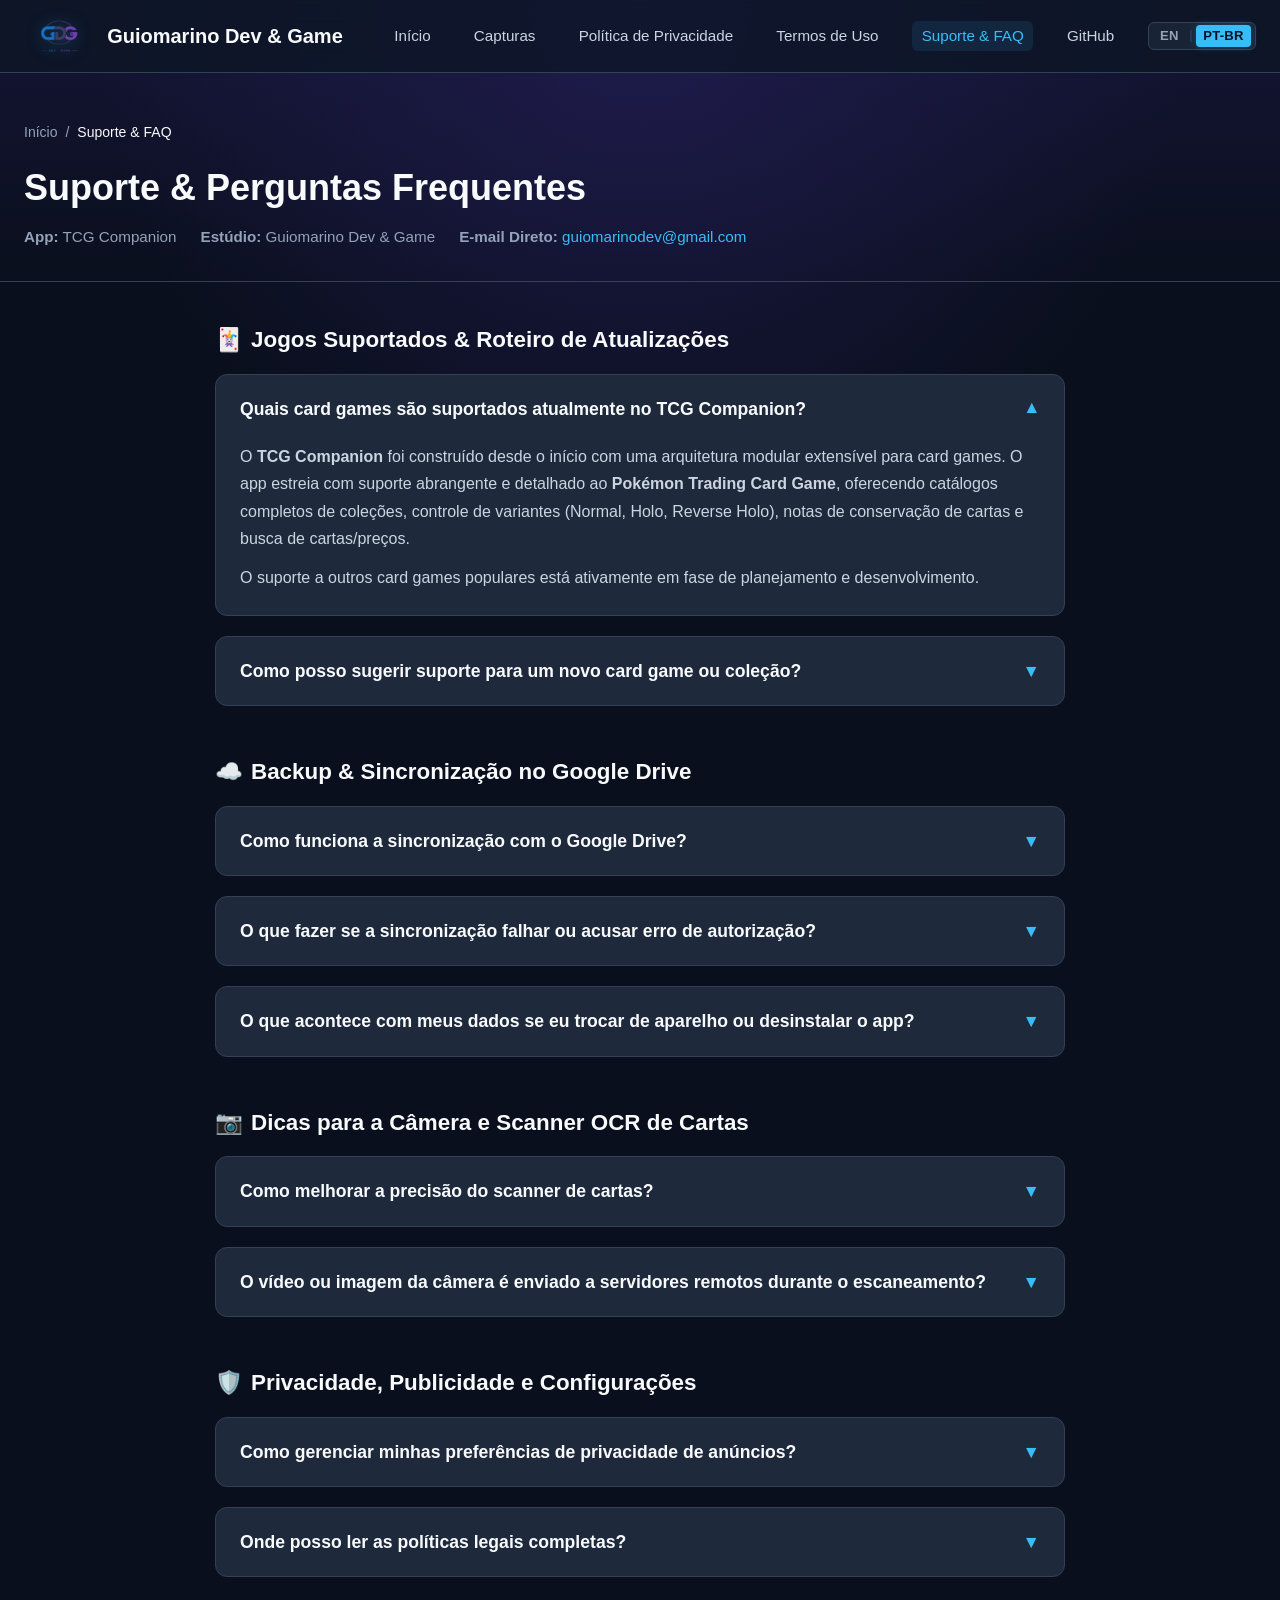
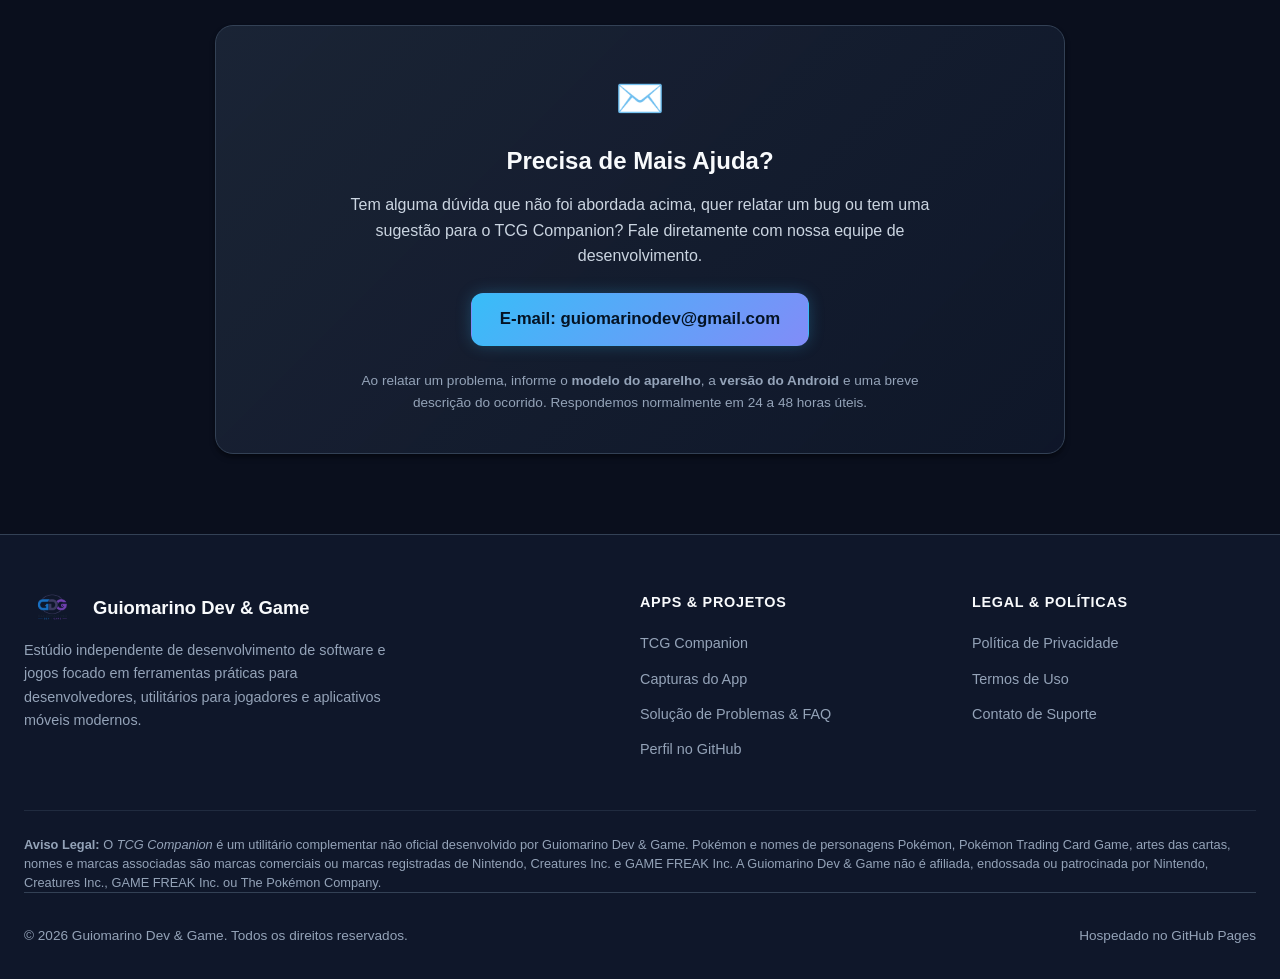
<file: support/pt-br/index.html>
<!DOCTYPE html>
<html lang="pt-BR">
<head>
  <meta charset="UTF-8">
  <meta name="viewport" content="width=device-width, initial-scale=1.0">
  <meta name="description" content="Suporte e Perguntas Frequentes (FAQ) do TCG Companion - Guiomarino Dev & Game. Ajuda com sincronização no Google Drive, scanner de cartas, solução de problemas e contato.">
  <title>Suporte &amp; FAQ — TCG Companion | Guiomarino Dev & Game</title>
  <link rel="icon" type="image/png" href="../../images/logo_transparent.png">
  <link rel="stylesheet" href="../../css/style.css">
</head>
<body>

  <!-- Navegação -->
  <header class="site-header">
    <div class="container nav-container">
      <a href="../../pt-br/index.html" class="brand-link">
        <img src="../../images/logo_transparent.png" alt="Logo Guiomarino Dev & Game" class="brand-logo">
        <span>Guiomarino Dev &amp; Game</span>
      </a>
      <nav>
        <ul class="nav-menu">
          <li><a href="../../pt-br/index.html" class="nav-link">Início</a></li>
          <li><a href="../../screenshots/pt-br/index.html" class="nav-link">Capturas</a></li>
          <li><a href="../../privacy/pt-br/index.html" class="nav-link">Política de Privacidade</a></li>
          <li><a href="../../terms/pt-br/index.html" class="nav-link">Termos de Uso</a></li>
          <li><a href="index.html" class="nav-link active">Suporte &amp; FAQ</a></li>
          <li><a href="https://github.com/GuiomarinoDev" target="_blank" rel="noopener noreferrer" class="nav-link">GitHub</a></li>
          <li class="lang-item">
            <div class="lang-switcher" aria-label="Seletor de idioma">
              <a href="../index.html" class="lang-btn" title="English">EN</a>
              <span class="lang-divider" aria-hidden="true">|</span>
              <a href="index.html" class="lang-btn active" title="Português (Brasil)">PT-BR</a>
            </div>
          </li>
        </ul>
      </nav>
    </div>
  </header>

  <main>
    <!-- Cabeçalho da Página -->
    <div class="page-header">
      <div class="container">
        <nav class="breadcrumb" aria-label="Breadcrumb">
          <a href="../../pt-br/index.html">Início</a>
          <span>/</span>
          <span style="color: var(--text-primary);">Suporte &amp; FAQ</span>
        </nav>
        <h1 class="page-title">Suporte &amp; Perguntas Frequentes</h1>
        <div class="page-meta">
          <span><strong>App:</strong> TCG Companion</span>
          <span><strong>Estúdio:</strong> Guiomarino Dev &amp; Game</span>
          <span><strong>E-mail Direto:</strong> <a href="mailto:guiomarinodev@gmail.com">guiomarinodev@gmail.com</a></span>
        </div>
      </div>
    </div>

    <div class="container" style="padding-bottom: 5rem;">
      <!-- Seção FAQ -->
      <div style="max-width: 850px; margin: 0 auto;">
        
        <!-- Seção: Jogos Suportados -->
        <h2 style="font-size: 1.4rem; color: var(--text-primary); margin: 2rem 0 1rem; display: flex; align-items: center; gap: 0.5rem;">
          <span>🃏</span> Jogos Suportados &amp; Roteiro de Atualizações
        </h2>
        
        <div class="faq-grid">
          <details class="faq-item" open>
            <summary class="faq-question">
              <span>Quais card games são suportados atualmente no TCG Companion?</span>
              <span class="faq-icon">▼</span>
            </summary>
            <div class="faq-answer">
              <p>
                O <strong>TCG Companion</strong> foi construído desde o início com uma arquitetura modular extensível para card games. O app estreia com suporte abrangente e detalhado ao <strong>Pokémon Trading Card Game</strong>, oferecendo catálogos completos de coleções, controle de variantes (Normal, Holo, Reverse Holo), notas de conservação de cartas e busca de cartas/preços.
              </p>
              <p>
                O suporte a outros card games populares está ativamente em fase de planejamento e desenvolvimento.
              </p>
            </div>
          </details>

          <details class="faq-item">
            <summary class="faq-question">
              <span>Como posso sugerir suporte para um novo card game ou coleção?</span>
              <span class="faq-icon">▼</span>
            </summary>
            <div class="faq-answer">
              <p>
                Adoramos a participação da comunidade! Se houver um jogo de cartas colecionáveis ou expansão específica que você gostaria de ver no app, envie um e-mail para <a href="mailto:guiomarinodev@gmail.com">guiomarinodev@gmail.com</a> com o assunto <code>[Sugestão TCG] Nome do Card Game</code>.
              </p>
            </div>
          </details>
        </div>

        <!-- Seção: Google Drive Sync -->
        <h2 style="font-size: 1.4rem; color: var(--text-primary); margin: 3rem 0 1rem; display: flex; align-items: center; gap: 0.5rem;">
          <span>☁️</span> Backup &amp; Sincronização no Google Drive
        </h2>

        <div class="faq-grid">
          <details class="faq-item">
            <summary class="faq-question">
              <span>Como funciona a sincronização com o Google Drive?</span>
              <span class="faq-icon">▼</span>
            </summary>
            <div class="faq-answer">
              <p>
                Ao conectar sua Conta Google nas configurações do aplicativo, o TCG Companion utiliza o escopo restrito <code>drive.appdata</code> para salvar sua coleção e lista de desejos na pasta privada de aplicativos do seu próprio Google Drive (<code>appDataFolder</code>).
              </p>
              <ul>
                <li>Seu arquivo de coleção é privado da sua Conta Google e fica invisível nas pastas normais do Drive.</li>
                <li>A Guiomarino Dev &amp; Game não salva seu inventário em servidores externos.</li>
                <li>Os identificadores de dispositivo utilizados para resolver versões de sincronização são GUIDs gerados aleatoriamente, e não identificadores físicos de hardware.</li>
              </ul>
            </div>
          </details>

          <details class="faq-item">
            <summary class="faq-question">
              <span>O que fazer se a sincronização falhar ou acusar erro de autorização?</span>
              <span class="faq-icon">▼</span>
            </summary>
            <div class="faq-answer">
              <p>Se você encontrar falhas na sincronização:</p>
              <ol style="padding-left: 1.25rem; margin-bottom: 0.75rem;">
                <li>Verifique se o seu dispositivo possui uma conexão estável à internet.</li>
                <li>Acesse <strong>Configurações &rarr; Sincronização Google Drive</strong> no aplicativo.</li>
                <li>Toque em <strong>Desconectar Conta Google</strong> e, em seguida, em <strong>Conectar Conta Google</strong> para renovar seu token de autorização OAuth.</li>
                <li>Toque em <strong>Sincronizar Agora</strong> para iniciar o backup manual.</li>
              </ol>
            </div>
          </details>

          <details class="faq-item">
            <summary class="faq-question">
              <span>O que acontece com meus dados se eu trocar de aparelho ou desinstalar o app?</span>
              <span class="faq-icon">▼</span>
            </summary>
            <div class="faq-answer">
              <p>
                <strong>Desinstalar o aplicativo:</strong> Remove o banco de dados local e as preferências do aparelho. Contudo, se você ativou a Sincronização com o Google Drive, seu backup permanece a salvo no seu Google Drive.
              </p>
              <p>
                <strong>Restaurar em um novo aparelho:</strong> Instale o TCG Companion, acesse <strong>Configurações &rarr; Sincronização Google Drive</strong>, conecte a mesma Conta Google e selecione <strong>Restaurar do Google Drive</strong>.
              </p>
            </div>
          </details>
        </div>

        <!-- Seção: Câmera & Scanner -->
        <h2 style="font-size: 1.4rem; color: var(--text-primary); margin: 3rem 0 1rem; display: flex; align-items: center; gap: 0.5rem;">
          <span>📷</span> Dicas para a Câmera e Scanner OCR de Cartas
        </h2>

        <div class="faq-grid">
          <details class="faq-item">
            <summary class="faq-question">
              <span>Como melhorar a precisão do scanner de cartas?</span>
              <span class="faq-icon">▼</span>
            </summary>
            <div class="faq-answer">
              <p>Siga estas dicas para obter velocidade e precisão ideais no escaneamento:</p>
              <ul>
                <li><strong>Iluminação:</strong> Escaneie em ambiente bem iluminado com luz indireta para evitar reflexos ou brilhos nos protetores plásticos (sleeves).</li>
                <li><strong>Superfície:</strong> Coloque a carta sobre uma superfície lisa e com cor de contraste (ex.: um playmat escuro para cartas claras).</li>
                <li><strong>Alinhamento:</strong> Posicione a barra de título da carta dentro da moldura guia exibida na tela.</li>
                <li><strong>Foco da Câmera:</strong> Mantenha o aparelho estável a cerca de 15 a 20 cm de distância até que o autofoco fixe no nome da carta.</li>
              </ul>
            </div>
          </details>

          <details class="faq-item">
            <summary class="faq-question">
              <span>O vídeo ou imagem da câmera é enviado a servidores remotos durante o escaneamento?</span>
              <span class="faq-icon">▼</span>
            </summary>
            <div class="faq-answer">
              <p>
                <strong>Não.</strong> O processamento visual é realizado 100% de forma local no seu próprio dispositivo, utilizando OpenCV e Tesseract OCR com modelo embutido no aplicativo. Nenhum quadro de câmera, recorte ou foto é transmitido para qualquer servidor externo.
              </p>
            </div>
          </details>
        </div>

        <!-- Seção: Anúncios & Privacidade -->
        <h2 style="font-size: 1.4rem; color: var(--text-primary); margin: 3rem 0 1rem; display: flex; align-items: center; gap: 0.5rem;">
          <span>🛡️</span> Privacidade, Publicidade e Configurações
        </h2>

        <div class="faq-grid">
          <details class="faq-item">
            <summary class="faq-question">
              <span>Como gerenciar minhas preferências de privacidade de anúncios?</span>
              <span class="faq-icon">▼</span>
            </summary>
            <div class="faq-answer">
              <p>
                Você pode revisar ou alterar suas escolhas de privacidade de publicidade (em conformidade com a LGPD e GDPR) a qualquer momento abrindo <strong>Configurações &rarr; Gerenciar Opções de Privacidade de Anúncios</strong> no app.
              </p>
            </div>
          </details>

          <details class="faq-item">
            <summary class="faq-question">
              <span>Onde posso ler as políticas legais completas?</span>
              <span class="faq-icon">▼</span>
            </summary>
            <div class="faq-answer">
              <p>
                Você pode consultar nossa <a href="../../privacy/pt-br/index.html">Política de Privacidade</a> e nossos <a href="../../terms/pt-br/index.html">Termos de Uso</a> completos diretamente neste site.
              </p>
            </div>
          </details>
        </div>

        <!-- Card de Contato com Suporte -->
        <div class="contact-card">
          <div style="font-size: 2.5rem; margin-bottom: 0.75rem;">✉️</div>
          <h3>Precisa de Mais Ajuda?</h3>
          <p>
            Tem alguma dúvida que não foi abordada acima, quer relatar um bug ou tem uma sugestão para o TCG Companion? Fale diretamente com nossa equipe de desenvolvimento.
          </p>
          <div style="margin-bottom: 1.5rem;">
            <a href="mailto:guiomarinodev@gmail.com" class="btn btn-primary" style="font-size: 1.05rem; padding: 0.75rem 1.75rem;">
              E-mail: guiomarinodev@gmail.com
            </a>
          </div>
          <p style="font-size: 0.85rem; color: var(--text-muted); margin-bottom: 0;">
            Ao relatar um problema, informe o <strong>modelo do aparelho</strong>, a <strong>versão do Android</strong> e uma breve descrição do ocorrido. Respondemos normalmente em 24 a 48 horas úteis.
          </p>
        </div>

      </div>
    </div>
  </main>

  <!-- Rodapé Universal -->
  <footer class="site-footer">
    <div class="container">
      <div class="footer-grid">
        <div>
          <div class="footer-brand">
            <img src="../../images/logo_transparent.png" alt="Guiomarino Dev & Game" class="footer-logo">
            <span>Guiomarino Dev &amp; Game</span>
          </div>
          <p class="footer-desc">
            Estúdio independente de desenvolvimento de software e jogos focado em ferramentas práticas para desenvolvedores, utilitários para jogadores e aplicativos móveis modernos.
          </p>
        </div>

        <div>
          <h4 class="footer-heading">Apps &amp; Projetos</h4>
          <ul class="footer-links">
            <li><a href="../../pt-br/index.html#featured-apps">TCG Companion</a></li>
            <li><a href="../../screenshots/pt-br/index.html">Capturas do App</a></li>
            <li><a href="index.html">Solução de Problemas &amp; FAQ</a></li>
            <li><a href="https://github.com/GuiomarinoDev" target="_blank" rel="noopener noreferrer">Perfil no GitHub</a></li>
          </ul>
        </div>

        <div>
          <h4 class="footer-heading">Legal &amp; Políticas</h4>
          <ul class="footer-links">
            <li><a href="../../privacy/pt-br/index.html">Política de Privacidade</a></li>
            <li><a href="../../terms/pt-br/index.html">Termos de Uso</a></li>
            <li><a href="index.html">Contato de Suporte</a></li>
          </ul>
        </div>
      </div>

      <div class="footer-disclaimer">
        <p>
          <strong>Aviso Legal:</strong> O <em>TCG Companion</em> é um utilitário complementar não oficial desenvolvido por Guiomarino Dev &amp; Game. Pokémon e nomes de personagens Pokémon, Pokémon Trading Card Game, artes das cartas, nomes e marcas associadas são marcas comerciais ou marcas registradas de Nintendo, Creatures Inc. e GAME FREAK Inc. A Guiomarino Dev &amp; Game não é afiliada, endossada ou patrocinada por Nintendo, Creatures Inc., GAME FREAK Inc. ou The Pokémon Company.
        </p>
      </div>

      <div class="footer-bottom">
        <div>&copy; 2026 Guiomarino Dev &amp; Game. Todos os direitos reservados.</div>
        <div>Hospedado no GitHub Pages</div>
      </div>
    </div>
  </footer>

</body>
</html>
</file>
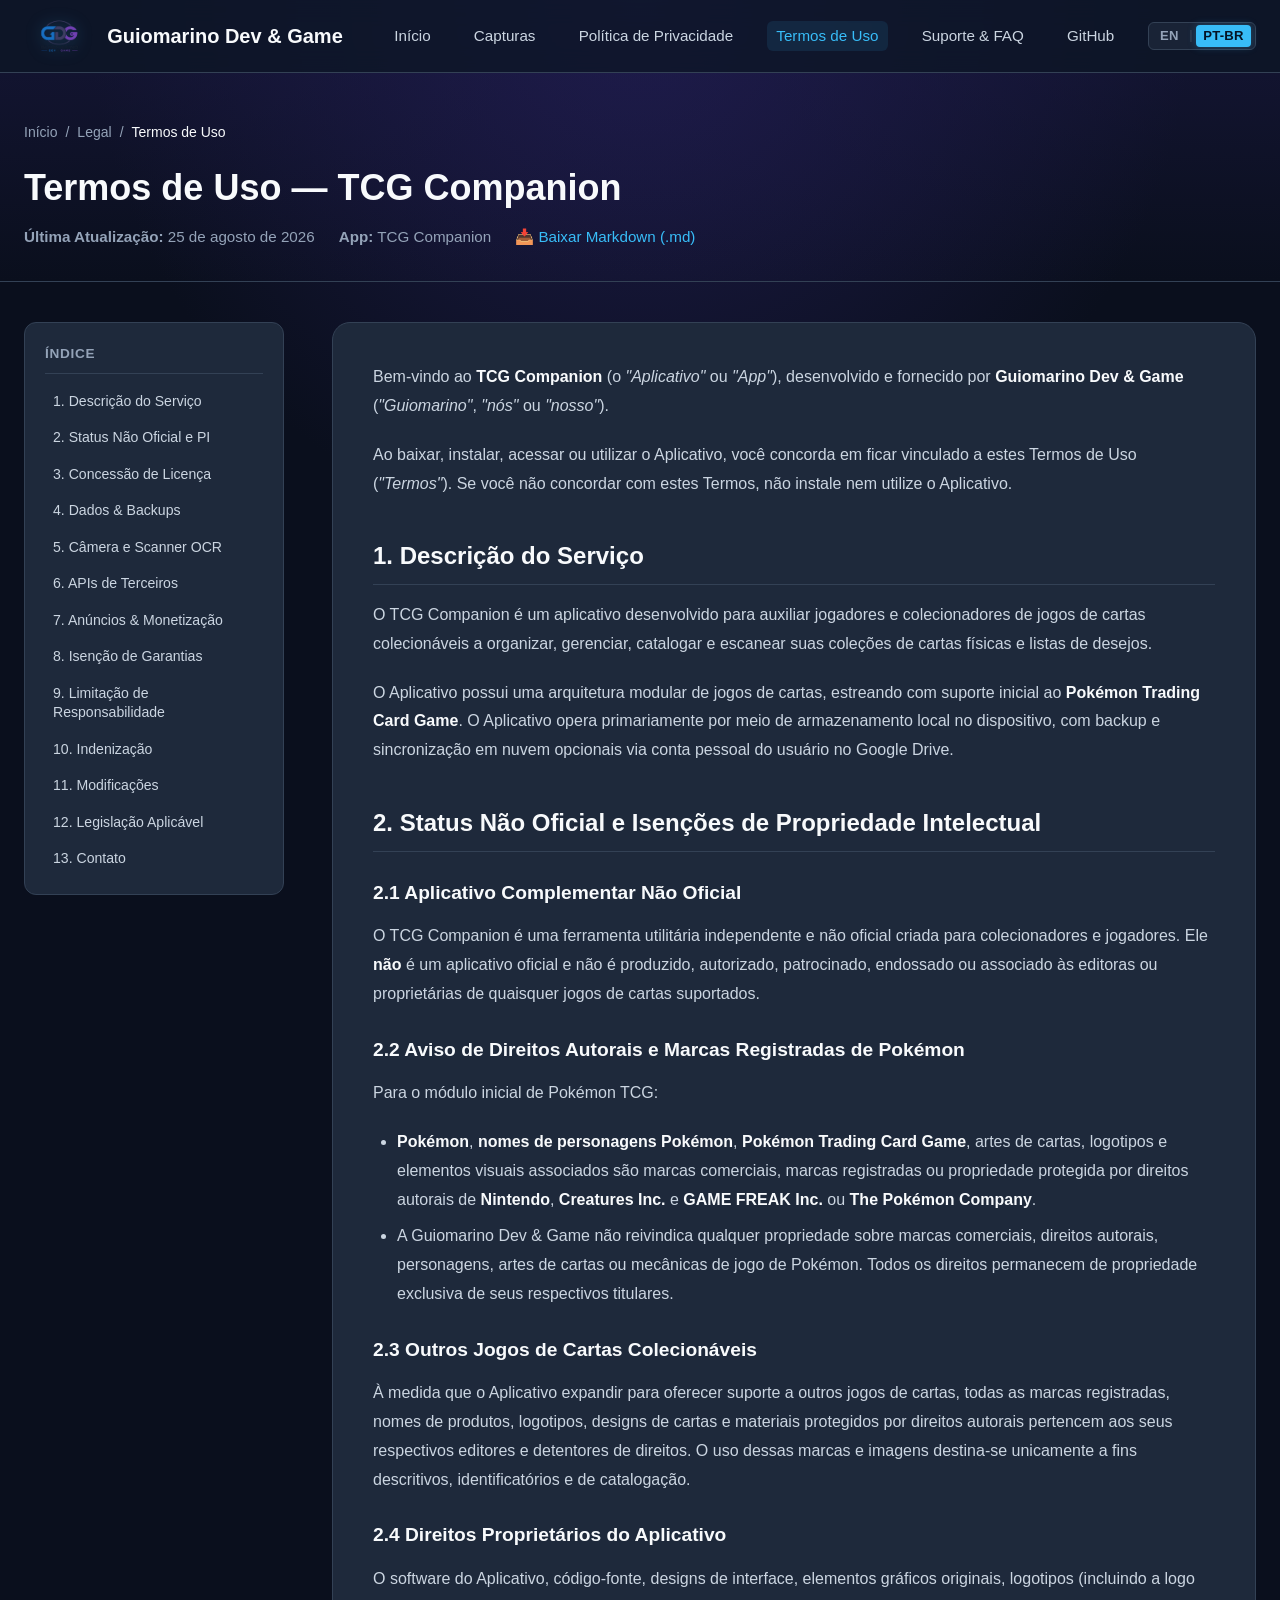
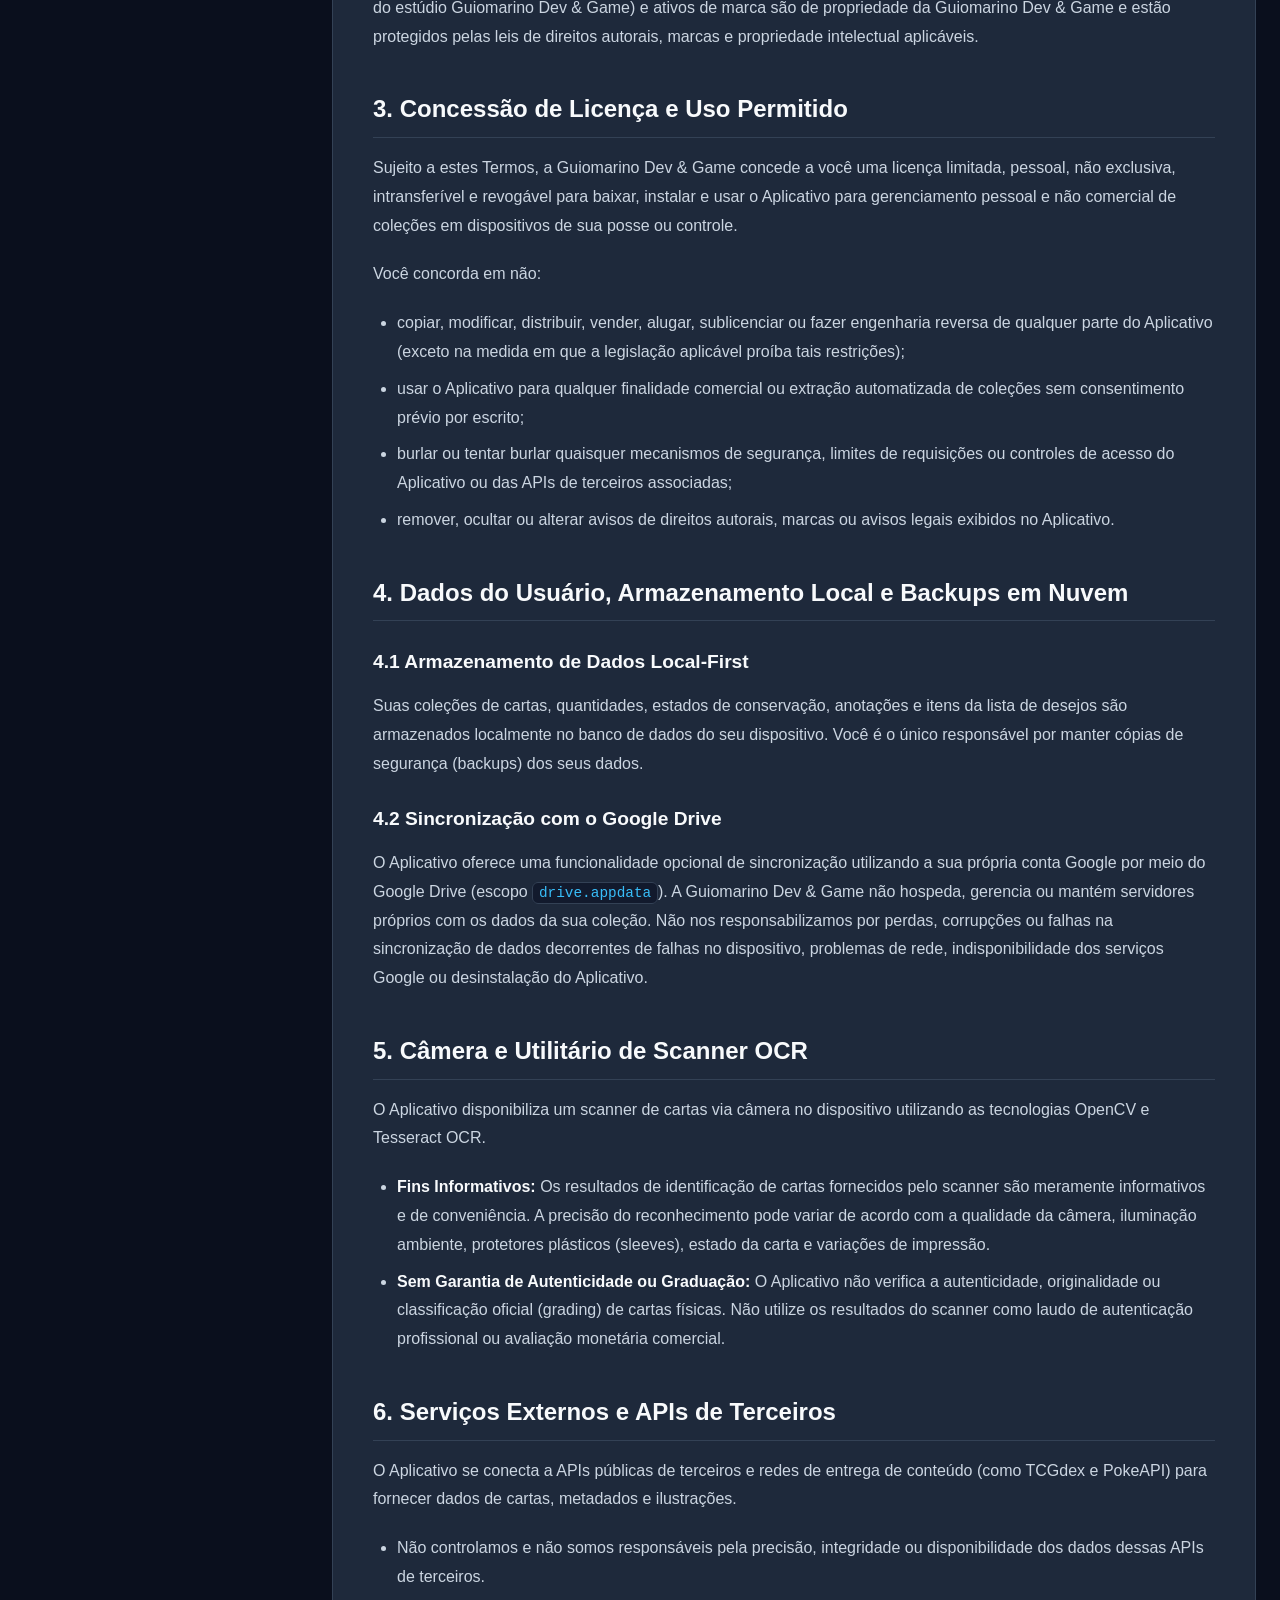
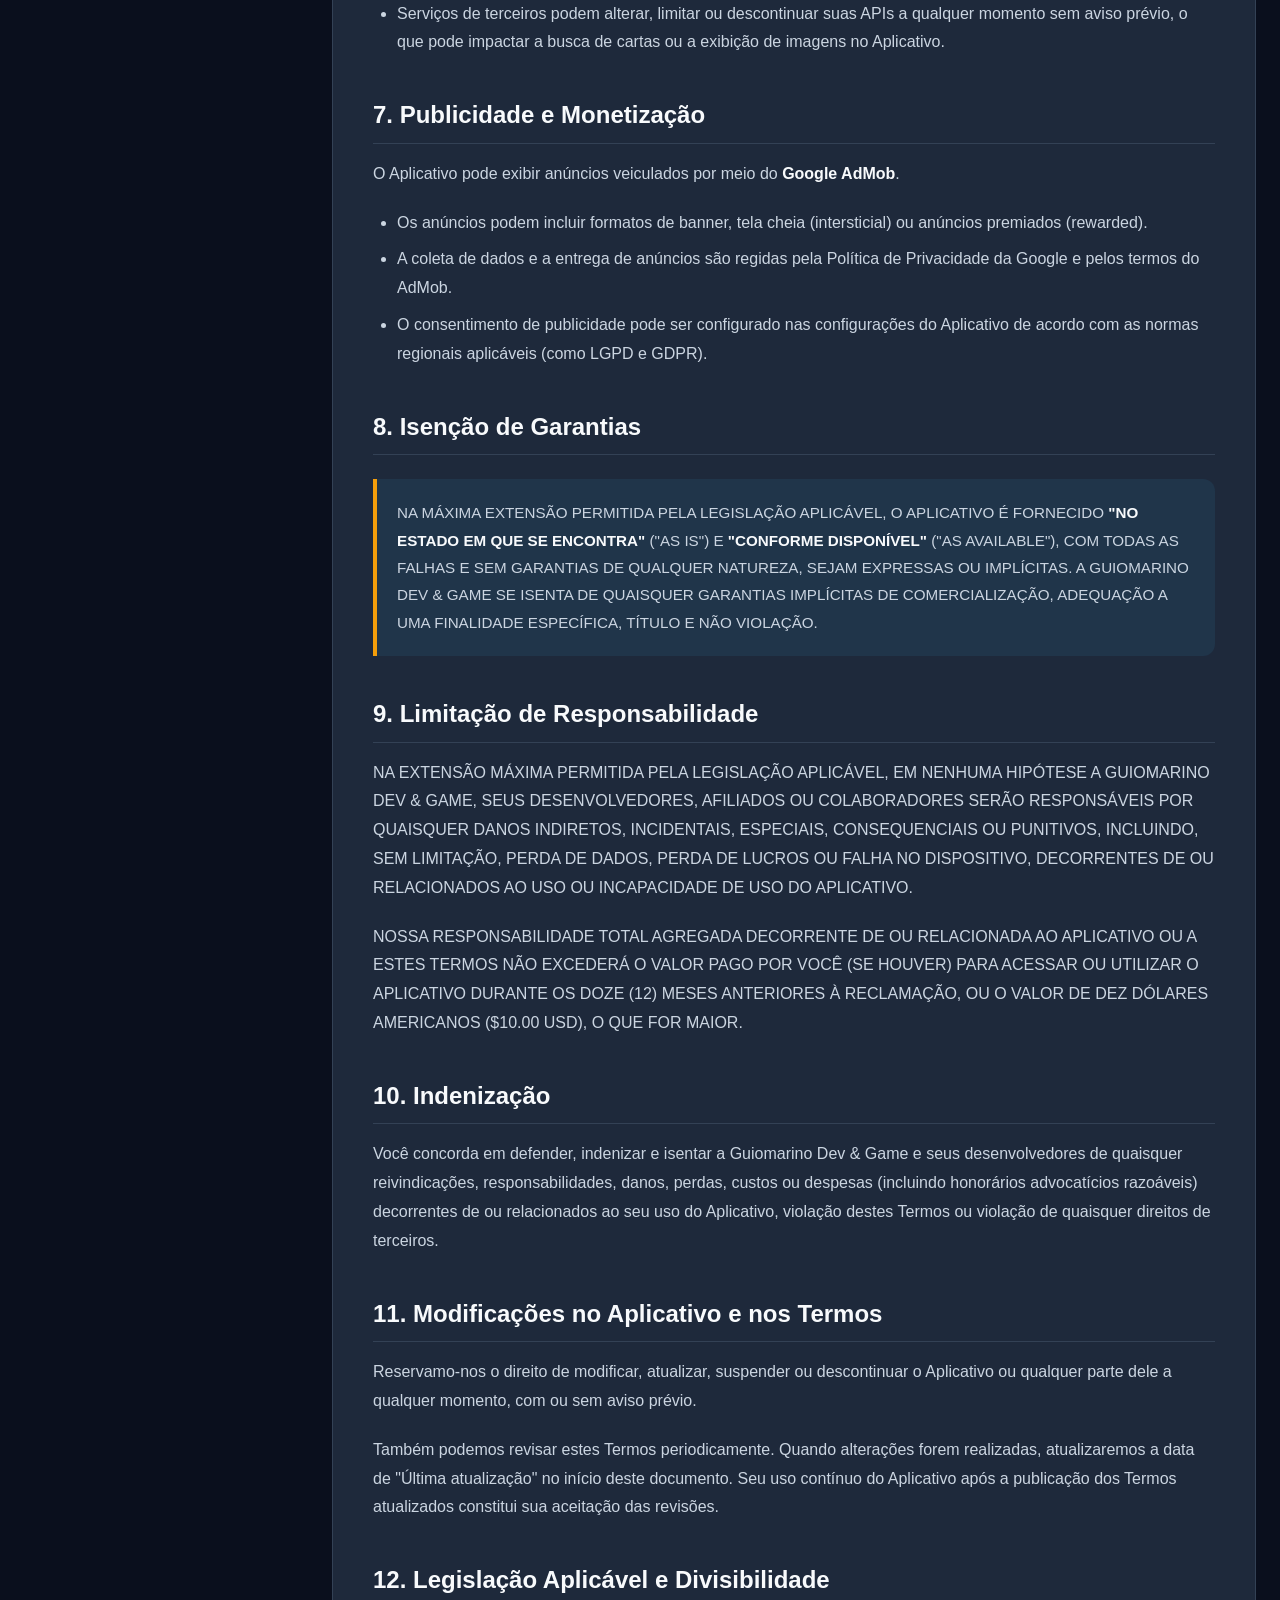
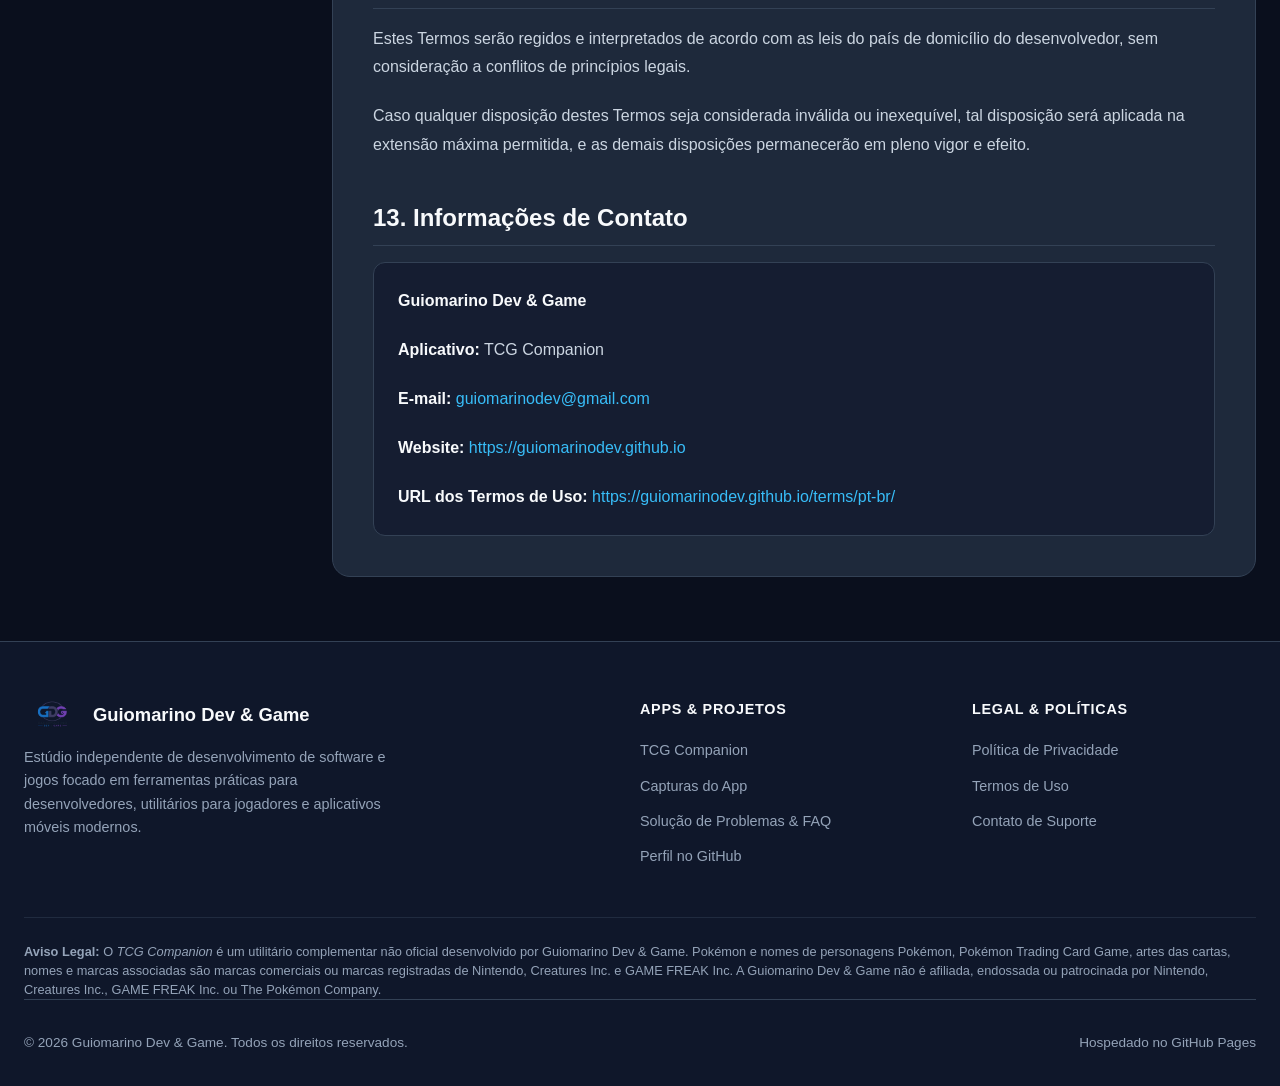
<file: terms/pt-br/index.html>
<!DOCTYPE html>
<html lang="pt-BR">
<head>
  <meta charset="UTF-8">
  <meta name="viewport" content="width=device-width, initial-scale=1.0">
  <meta name="description" content="Termos de Uso do TCG Companion - Guiomarino Dev & Game. Termos de licença, avisos de propriedade intelectual e isenções de responsabilidade.">
  <title>Termos de Uso — TCG Companion | Guiomarino Dev & Game</title>
  <link rel="icon" type="image/png" href="../../images/logo_transparent.png">
  <link rel="stylesheet" href="../../css/style.css">
</head>
<body>

  <!-- Navegação -->
  <header class="site-header">
    <div class="container nav-container">
      <a href="../../pt-br/index.html" class="brand-link">
        <img src="../../images/logo_transparent.png" alt="Logo Guiomarino Dev & Game" class="brand-logo">
        <span>Guiomarino Dev &amp; Game</span>
      </a>
      <nav>
        <ul class="nav-menu">
          <li><a href="../../pt-br/index.html" class="nav-link">Início</a></li>
          <li><a href="../../screenshots/pt-br/index.html" class="nav-link">Capturas</a></li>
          <li><a href="../../privacy/pt-br/index.html" class="nav-link">Política de Privacidade</a></li>
          <li><a href="index.html" class="nav-link active">Termos de Uso</a></li>
          <li><a href="../../support/pt-br/index.html" class="nav-link">Suporte &amp; FAQ</a></li>
          <li><a href="https://github.com/GuiomarinoDev" target="_blank" rel="noopener noreferrer" class="nav-link">GitHub</a></li>
          <li class="lang-item">
            <div class="lang-switcher" aria-label="Seletor de idioma">
              <a href="../index.html" class="lang-btn" title="English">EN</a>
              <span class="lang-divider" aria-hidden="true">|</span>
              <a href="index.html" class="lang-btn active" title="Português (Brasil)">PT-BR</a>
            </div>
          </li>
        </ul>
      </nav>
    </div>
  </header>

  <main>
    <!-- Cabeçalho da Página -->
    <div class="page-header">
      <div class="container">
        <nav class="breadcrumb" aria-label="Breadcrumb">
          <a href="../../pt-br/index.html">Início</a>
          <span>/</span>
          <span>Legal</span>
          <span>/</span>
          <span style="color: var(--text-primary);">Termos de Uso</span>
        </nav>
        <h1 class="page-title">Termos de Uso — TCG Companion</h1>
        <div class="page-meta">
          <span><strong>Última Atualização:</strong> 25 de agosto de 2026</span>
          <span><strong>App:</strong> TCG Companion</span>
          <span><a href="terms.md" download="Termos-de-Uso-TCG-Companion.md" style="display: inline-flex; align-items: center; gap: 0.35rem;">📥 Baixar Markdown (.md)</a></span>
        </div>
      </div>
    </div>

    <!-- Conteúdo Principal & Barra Lateral -->
    <div class="container">
      <div class="doc-layout">
        <!-- Barra Lateral com Índice -->
        <aside class="doc-sidebar">
          <div class="doc-sidebar-title">Índice</div>
          <ul class="doc-nav-list">
            <li><a href="#description" class="doc-nav-link">1. Descrição do Serviço</a></li>
            <li><a href="#ip-disclaimer" class="doc-nav-link">2. Status Não Oficial e PI</a></li>
            <li><a href="#license" class="doc-nav-link">3. Concessão de Licença</a></li>
            <li><a href="#user-data" class="doc-nav-link">4. Dados &amp; Backups</a></li>
            <li><a href="#ocr-utility" class="doc-nav-link">5. Câmera e Scanner OCR</a></li>
            <li><a href="#third-party-apis" class="doc-nav-link">6. APIs de Terceiros</a></li>
            <li><a href="#monetization" class="doc-nav-link">7. Anúncios &amp; Monetização</a></li>
            <li><a href="#warranties" class="doc-nav-link">8. Isenção de Garantias</a></li>
            <li><a href="#liability" class="doc-nav-link">9. Limitação de Responsabilidade</a></li>
            <li><a href="#indemnity" class="doc-nav-link">10. Indenização</a></li>
            <li><a href="#modifications" class="doc-nav-link">11. Modificações</a></li>
            <li><a href="#governing-law" class="doc-nav-link">12. Legislação Aplicável</a></li>
            <li><a href="#contact" class="doc-nav-link">13. Contato</a></li>
          </ul>
        </aside>

        <!-- Corpo do Documento -->
        <article class="doc-content">
          <p>
            Bem-vindo ao <strong>TCG Companion</strong> (o <em>"Aplicativo"</em> ou <em>"App"</em>), desenvolvido e fornecido por <strong>Guiomarino Dev &amp; Game</strong> (<em>"Guiomarino"</em>, <em>"nós"</em> ou <em>"nosso"</em>).
          </p>
          <p>
            Ao baixar, instalar, acessar ou utilizar o Aplicativo, você concorda em ficar vinculado a estes Termos de Uso (<em>"Termos"</em>). Se você não concordar com estes Termos, não instale nem utilize o Aplicativo.
          </p>

          <h2 id="description">1. Descrição do Serviço</h2>
          <p>
            O TCG Companion é um aplicativo desenvolvido para auxiliar jogadores e colecionadores de jogos de cartas colecionáveis a organizar, gerenciar, catalogar e escanear suas coleções de cartas físicas e listas de desejos.
          </p>
          <p>
            O Aplicativo possui uma arquitetura modular de jogos de cartas, estreando com suporte inicial ao <strong>Pokémon Trading Card Game</strong>. O Aplicativo opera primariamente por meio de armazenamento local no dispositivo, com backup e sincronização em nuvem opcionais via conta pessoal do usuário no Google Drive.
          </p>

          <h2 id="ip-disclaimer">2. Status Não Oficial e Isenções de Propriedade Intelectual</h2>
          <h3>2.1 Aplicativo Complementar Não Oficial</h3>
          <p>
            O TCG Companion é uma ferramenta utilitária independente e não oficial criada para colecionadores e jogadores. Ele <strong>não</strong> é um aplicativo oficial e não é produzido, autorizado, patrocinado, endossado ou associado às editoras ou proprietárias de quaisquer jogos de cartas suportados.
          </p>

          <h3>2.2 Aviso de Direitos Autorais e Marcas Registradas de Pokémon</h3>
          <p>Para o módulo inicial de Pokémon TCG:</p>
          <ul>
            <li><strong>Pokémon</strong>, <strong>nomes de personagens Pokémon</strong>, <strong>Pokémon Trading Card Game</strong>, artes de cartas, logotipos e elementos visuais associados são marcas comerciais, marcas registradas ou propriedade protegida por direitos autorais de <strong>Nintendo</strong>, <strong>Creatures Inc.</strong> e <strong>GAME FREAK Inc.</strong> ou <strong>The Pokémon Company</strong>.</li>
            <li>A Guiomarino Dev &amp; Game não reivindica qualquer propriedade sobre marcas comerciais, direitos autorais, personagens, artes de cartas ou mecânicas de jogo de Pokémon. Todos os direitos permanecem de propriedade exclusiva de seus respectivos titulares.</li>
          </ul>

          <h3>2.3 Outros Jogos de Cartas Colecionáveis</h3>
          <p>
            À medida que o Aplicativo expandir para oferecer suporte a outros jogos de cartas, todas as marcas registradas, nomes de produtos, logotipos, designs de cartas e materiais protegidos por direitos autorais pertencem aos seus respectivos editores e detentores de direitos. O uso dessas marcas e imagens destina-se unicamente a fins descritivos, identificatórios e de catalogação.
          </p>

          <h3>2.4 Direitos Proprietários do Aplicativo</h3>
          <p>
            O software do Aplicativo, código-fonte, designs de interface, elementos gráficos originais, logotipos (incluindo a logo do estúdio Guiomarino Dev &amp; Game) e ativos de marca são de propriedade da Guiomarino Dev &amp; Game e estão protegidos pelas leis de direitos autorais, marcas e propriedade intelectual aplicáveis.
          </p>

          <h2 id="license">3. Concessão de Licença e Uso Permitido</h2>
          <p>
            Sujeito a estes Termos, a Guiomarino Dev &amp; Game concede a você uma licença limitada, pessoal, não exclusiva, intransferível e revogável para baixar, instalar e usar o Aplicativo para gerenciamento pessoal e não comercial de coleções em dispositivos de sua posse ou controle.
          </p>
          <p>Você concorda em não:</p>
          <ul>
            <li>copiar, modificar, distribuir, vender, alugar, sublicenciar ou fazer engenharia reversa de qualquer parte do Aplicativo (exceto na medida em que a legislação aplicável proíba tais restrições);</li>
            <li>usar o Aplicativo para qualquer finalidade comercial ou extração automatizada de coleções sem consentimento prévio por escrito;</li>
            <li>burlar ou tentar burlar quaisquer mecanismos de segurança, limites de requisições ou controles de acesso do Aplicativo ou das APIs de terceiros associadas;</li>
            <li>remover, ocultar ou alterar avisos de direitos autorais, marcas ou avisos legais exibidos no Aplicativo.</li>
          </ul>

          <h2 id="user-data">4. Dados do Usuário, Armazenamento Local e Backups em Nuvem</h2>
          <h3>4.1 Armazenamento de Dados Local-First</h3>
          <p>
            Suas coleções de cartas, quantidades, estados de conservação, anotações e itens da lista de desejos são armazenados localmente no banco de dados do seu dispositivo. Você é o único responsável por manter cópias de segurança (backups) dos seus dados.
          </p>

          <h3>4.2 Sincronização com o Google Drive</h3>
          <p>
            O Aplicativo oferece uma funcionalidade opcional de sincronização utilizando a sua própria conta Google por meio do Google Drive (escopo <code>drive.appdata</code>). A Guiomarino Dev &amp; Game não hospeda, gerencia ou mantém servidores próprios com os dados da sua coleção. Não nos responsabilizamos por perdas, corrupções ou falhas na sincronização de dados decorrentes de falhas no dispositivo, problemas de rede, indisponibilidade dos serviços Google ou desinstalação do Aplicativo.
          </p>

          <h2 id="ocr-utility">5. Câmera e Utilitário de Scanner OCR</h2>
          <p>
            O Aplicativo disponibiliza um scanner de cartas via câmera no dispositivo utilizando as tecnologias OpenCV e Tesseract OCR.
          </p>
          <ul>
            <li><strong>Fins Informativos:</strong> Os resultados de identificação de cartas fornecidos pelo scanner são meramente informativos e de conveniência. A precisão do reconhecimento pode variar de acordo com a qualidade da câmera, iluminação ambiente, protetores plásticos (sleeves), estado da carta e variações de impressão.</li>
            <li><strong>Sem Garantia de Autenticidade ou Graduação:</strong> O Aplicativo não verifica a autenticidade, originalidade ou classificação oficial (grading) de cartas físicas. Não utilize os resultados do scanner como laudo de autenticação profissional ou avaliação monetária comercial.</li>
          </ul>

          <h2 id="third-party-apis">6. Serviços Externos e APIs de Terceiros</h2>
          <p>
            O Aplicativo se conecta a APIs públicas de terceiros e redes de entrega de conteúdo (como TCGdex e PokeAPI) para fornecer dados de cartas, metadados e ilustrações.
          </p>
          <ul>
            <li>Não controlamos e não somos responsáveis pela precisão, integridade ou disponibilidade dos dados dessas APIs de terceiros.</li>
            <li>Serviços de terceiros podem alterar, limitar ou descontinuar suas APIs a qualquer momento sem aviso prévio, o que pode impactar a busca de cartas ou a exibição de imagens no Aplicativo.</li>
          </ul>

          <h2 id="monetization">7. Publicidade e Monetização</h2>
          <p>
            O Aplicativo pode exibir anúncios veiculados por meio do <strong>Google AdMob</strong>.
          </p>
          <ul>
            <li>Os anúncios podem incluir formatos de banner, tela cheia (intersticial) ou anúncios premiados (rewarded).</li>
            <li>A coleta de dados e a entrega de anúncios são regidas pela Política de Privacidade da Google e pelos termos do AdMob.</li>
            <li>O consentimento de publicidade pode ser configurado nas configurações do Aplicativo de acordo com as normas regionais aplicáveis (como LGPD e GDPR).</li>
          </ul>

          <h2 id="warranties">8. Isenção de Garantias</h2>
          <div class="callout" style="border-left-color: #f59e0b;">
            <p style="margin-bottom: 0; font-size: 0.95rem;">
              NA MÁXIMA EXTENSÃO PERMITIDA PELA LEGISLAÇÃO APLICÁVEL, O APLICATIVO É FORNECIDO <strong>"NO ESTADO EM QUE SE ENCONTRA"</strong> ("AS IS") E <strong>"CONFORME DISPONÍVEL"</strong> ("AS AVAILABLE"), COM TODAS AS FALHAS E SEM GARANTIAS DE QUALQUER NATUREZA, SEJAM EXPRESSAS OU IMPLÍCITAS. A GUIOMARINO DEV &amp; GAME SE ISENTA DE QUAISQUER GARANTIAS IMPLÍCITAS DE COMERCIALIZAÇÃO, ADEQUAÇÃO A UMA FINALIDADE ESPECÍFICA, TÍTULO E NÃO VIOLAÇÃO.
            </p>
          </div>

          <h2 id="liability">9. Limitação de Responsabilidade</h2>
          <p>
            NA EXTENSÃO MÁXIMA PERMITIDA PELA LEGISLAÇÃO APLICÁVEL, EM NENHUMA HIPÓTESE A GUIOMARINO DEV &amp; GAME, SEUS DESENVOLVEDORES, AFILIADOS OU COLABORADORES SERÃO RESPONSÁVEIS POR QUAISQUER DANOS INDIRETOS, INCIDENTAIS, ESPECIAIS, CONSEQUENCIAIS OU PUNITIVOS, INCLUINDO, SEM LIMITAÇÃO, PERDA DE DADOS, PERDA DE LUCROS OU FALHA NO DISPOSITIVO, DECORRENTES DE OU RELACIONADOS AO USO OU INCAPACIDADE DE USO DO APLICATIVO.
          </p>
          <p>
            NOSSA RESPONSABILIDADE TOTAL AGREGADA DECORRENTE DE OU RELACIONADA AO APLICATIVO OU A ESTES TERMOS NÃO EXCEDERÁ O VALOR PAGO POR VOCÊ (SE HOUVER) PARA ACESSAR OU UTILIZAR O APLICATIVO DURANTE OS DOZE (12) MESES ANTERIORES À RECLAMAÇÃO, OU O VALOR DE DEZ DÓLARES AMERICANOS ($10.00 USD), O QUE FOR MAIOR.
          </p>

          <h2 id="indemnity">10. Indenização</h2>
          <p>
            Você concorda em defender, indenizar e isentar a Guiomarino Dev &amp; Game e seus desenvolvedores de quaisquer reivindicações, responsabilidades, danos, perdas, custos ou despesas (incluindo honorários advocatícios razoáveis) decorrentes de ou relacionados ao seu uso do Aplicativo, violação destes Termos ou violação de quaisquer direitos de terceiros.
          </p>

          <h2 id="modifications">11. Modificações no Aplicativo e nos Termos</h2>
          <p>
            Reservamo-nos o direito de modificar, atualizar, suspender ou descontinuar o Aplicativo ou qualquer parte dele a qualquer momento, com ou sem aviso prévio.
          </p>
          <p>
            Também podemos revisar estes Termos periodicamente. Quando alterações forem realizadas, atualizaremos a data de "Última atualização" no início deste documento. Seu uso contínuo do Aplicativo após a publicação dos Termos atualizados constitui sua aceitação das revisões.
          </p>

          <h2 id="governing-law">12. Legislação Aplicável e Divisibilidade</h2>
          <p>
            Estes Termos serão regidos e interpretados de acordo com as leis do país de domicílio do desenvolvedor, sem consideração a conflitos de princípios legais.
          </p>
          <p>
            Caso qualquer disposição destes Termos seja considerada inválida ou inexequível, tal disposição será aplicada na extensão máxima permitida, e as demais disposições permanecerão em pleno vigor e efeito.
          </p>

          <h2 id="contact">13. Informações de Contato</h2>
          <div style="background: rgba(15, 23, 42, 0.6); padding: 1.5rem; border-radius: var(--radius-md); border: 1px solid var(--border-color);">
            <p><strong>Guiomarino Dev &amp; Game</strong></p>
            <p><strong>Aplicativo:</strong> TCG Companion</p>
            <p><strong>E-mail:</strong> <a href="mailto:guiomarinodev@gmail.com">guiomarinodev@gmail.com</a></p>
            <p><strong>Website:</strong> <a href="https://guiomarinodev.github.io">https://guiomarinodev.github.io</a></p>
            <p style="margin-bottom: 0;"><strong>URL dos Termos de Uso:</strong> <a href="https://guiomarinodev.github.io/terms/pt-br/">https://guiomarinodev.github.io/terms/pt-br/</a></p>
          </div>
        </article>
      </div>
    </div>
  </main>

  <!-- Rodapé Universal -->
  <footer class="site-footer">
    <div class="container">
      <div class="footer-grid">
        <div>
          <div class="footer-brand">
            <img src="../../images/logo_transparent.png" alt="Guiomarino Dev & Game" class="footer-logo">
            <span>Guiomarino Dev &amp; Game</span>
          </div>
          <p class="footer-desc">
            Estúdio independente de desenvolvimento de software e jogos focado em ferramentas práticas para desenvolvedores, utilitários para jogadores e aplicativos móveis modernos.
          </p>
        </div>

        <div>
          <h4 class="footer-heading">Apps &amp; Projetos</h4>
          <ul class="footer-links">
            <li><a href="../../pt-br/index.html#featured-apps">TCG Companion</a></li>
            <li><a href="../../screenshots/pt-br/index.html">Capturas do App</a></li>
            <li><a href="../../support/pt-br/index.html">Solução de Problemas &amp; FAQ</a></li>
            <li><a href="https://github.com/GuiomarinoDev" target="_blank" rel="noopener noreferrer">Perfil no GitHub</a></li>
          </ul>
        </div>

        <div>
          <h4 class="footer-heading">Legal &amp; Políticas</h4>
          <ul class="footer-links">
            <li><a href="../../privacy/pt-br/index.html">Política de Privacidade</a></li>
            <li><a href="index.html">Termos de Uso</a></li>
            <li><a href="../../support/pt-br/index.html">Contato de Suporte</a></li>
          </ul>
        </div>
      </div>

      <div class="footer-disclaimer">
        <p>
          <strong>Aviso Legal:</strong> O <em>TCG Companion</em> é um utilitário complementar não oficial desenvolvido por Guiomarino Dev &amp; Game. Pokémon e nomes de personagens Pokémon, Pokémon Trading Card Game, artes das cartas, nomes e marcas associadas são marcas comerciais ou marcas registradas de Nintendo, Creatures Inc. e GAME FREAK Inc. A Guiomarino Dev &amp; Game não é afiliada, endossada ou patrocinada por Nintendo, Creatures Inc., GAME FREAK Inc. ou The Pokémon Company.
        </p>
      </div>

      <div class="footer-bottom">
        <div>&copy; 2026 Guiomarino Dev &amp; Game. Todos os direitos reservados.</div>
        <div>Hospedado no GitHub Pages</div>
      </div>
    </div>
  </footer>

</body>
</html>
</file>
<file: css/style.css>
:root {
  --bg-primary: #0a0f1d;
  --bg-secondary: #0f172a;
  --bg-card: #1e293b;
  --bg-card-hover: #273549;
  --bg-glass: rgba(15, 23, 42, 0.85);
  --border-color: #334155;
  --border-focus: #38bdf8;
  --text-primary: #f8fafc;
  --text-secondary: #cbd5e1;
  --text-muted: #94a3b8;
  --accent-primary: #38bdf8;
  --accent-hover: #0ea5e9;
  --accent-gradient: linear-gradient(135deg, #38bdf8 0%, #818cf8 100%);
  --accent-glow: rgba(56, 189, 248, 0.25);
  --badge-bg: rgba(56, 189, 248, 0.15);
  --badge-border: rgba(56, 189, 248, 0.35);
  --badge-text: #7dd3fc;
  --font-sans: -apple-system, BlinkMacSystemFont, "Segoe UI", Roboto, "Helvetica Neue", Arial, sans-serif;
  --font-mono: ui-monospace, SFMono-Regular, Menlo, Monaco, Consolas, monospace;
  --container-max-width: 2000px;
  --radius-sm: 6px;
  --radius-md: 12px;
  --radius-lg: 18px;
  --shadow-sm: 0 1px 2px 0 rgba(0, 0, 0, 0.3);
  --shadow-md: 0 4px 6px -1px rgba(0, 0, 0, 0.4), 0 2px 4px -2px rgba(0, 0, 0, 0.3);
  --shadow-lg: 0 10px 15px -3px rgba(0, 0, 0, 0.5), 0 4px 6px -4px rgba(0, 0, 0, 0.4);
}

*, *::before, *::after {
  box-sizing: border-box;
  margin: 0;
  padding: 0;
}

html {
  scroll-behavior: smooth;
  font-family: var(--font-sans);
  background-color: var(--bg-primary);
  color: var(--text-primary);
  line-height: 1.6;
}

body {
  min-height: 100vh;
  display: flex;
  flex-direction: column;
  background: radial-gradient(circle at 50% 0%, #1e1b4b 0%, #0a0f1d 50%);
  background-attachment: fixed;
}

a {
  color: var(--accent-primary);
  text-decoration: none;
  transition: color 0.2s ease, border-color 0.2s ease;
}

a:hover {
  color: #7dd3fc;
  text-decoration: underline;
}

img {
  max-width: 100%;
  height: auto;
  display: block;
}

.container {
  width: 100%;
  max-width: var(--container-max-width);
  margin: 0 auto;
  padding: 0 1.5rem;
}

/* Header & Navigation */
.site-header {
  position: sticky;
  top: 0;
  z-index: 50;
  background: var(--bg-glass);
  backdrop-filter: blur(12px);
  -webkit-backdrop-filter: blur(12px);
  border-bottom: 1px solid var(--border-color);
}

.nav-container {
  display: flex;
  align-items: center;
  justify-content: space-between;
  height: 4.5rem;
}

.brand-link {
  display: flex;
  align-items: center;
  gap: 0.75rem;
  color: var(--text-primary);
  font-weight: 700;
  font-size: 1.25rem;
  text-decoration: none;
}

.brand-link:hover {
  text-decoration: none;
}

.brand-logo {
  height: 40px;
  width: auto;
  filter: drop-shadow(0 0 8px var(--accent-glow));
}

.nav-menu {
  display: flex;
  align-items: center;
  list-style: none;
  gap: 1.5rem;
}

.nav-link {
  color: var(--text-secondary);
  font-size: 0.95rem;
  font-weight: 500;
  padding: 0.4rem 0.6rem;
  border-radius: var(--radius-sm);
  transition: all 0.2s ease;
  text-decoration: none;
}

.nav-link:hover, .nav-link.active {
  color: var(--accent-primary);
  background-color: rgba(56, 189, 248, 0.1);
  text-decoration: none;
}

/* Language Selector */
.lang-item {
  display: flex;
  align-items: center;
}

.lang-switcher {
  display: inline-flex;
  align-items: center;
  background: rgba(30, 41, 59, 0.75);
  border: 1px solid var(--border-color);
  border-radius: var(--radius-sm);
  padding: 0.15rem 0.25rem;
  gap: 0.2rem;
  font-size: 0.82rem;
  font-weight: 600;
  letter-spacing: 0.02em;
}

.lang-btn {
  color: var(--text-muted);
  padding: 0.2rem 0.45rem;
  border-radius: 4px;
  text-decoration: none;
  transition: all 0.2s ease;
  line-height: 1.2;
  display: inline-block;
}

.lang-btn:hover {
  color: var(--text-primary);
  text-decoration: none;
}

.lang-btn.active {
  color: #041324;
  background: var(--accent-primary);
  font-weight: 700;
  box-shadow: 0 0 8px var(--accent-glow);
}

.lang-divider {
  color: var(--border-color);
  font-size: 0.75rem;
  user-select: none;
  opacity: 0.8;
}

/* Buttons */
.btn {
  display: inline-flex;
  align-items: center;
  justify-content: center;
  gap: 0.5rem;
  padding: 0.65rem 1.25rem;
  font-size: 0.95rem;
  font-weight: 600;
  border-radius: var(--radius-md);
  cursor: pointer;
  transition: all 0.2s ease;
  text-decoration: none;
  border: 1px solid transparent;
}

.btn:hover {
  text-decoration: none;
}

.btn-primary {
  background: var(--accent-gradient);
  color: #041324;
  box-shadow: 0 0 15px var(--accent-glow);
}

.btn-primary:hover {
  filter: brightness(1.1);
  transform: translateY(-1px);
  color: #041324;
}

.btn-secondary {
  background: var(--bg-card);
  color: var(--text-primary);
  border-color: var(--border-color);
}

.btn-secondary:hover {
  background: var(--bg-card-hover);
  border-color: var(--accent-primary);
  color: var(--text-primary);
  transform: translateY(-1px);
}

/* Badge */
.badge {
  display: inline-flex;
  align-items: center;
  gap: 0.35rem;
  padding: 0.25rem 0.65rem;
  font-size: 0.75rem;
  font-weight: 600;
  text-transform: uppercase;
  letter-spacing: 0.05em;
  border-radius: 9999px;
  background-color: var(--badge-bg);
  border: 1px solid var(--badge-border);
  color: var(--badge-text);
}

/* Hero Section */
.hero-section {
  padding: 5rem 0 3.5rem;
  text-align: center;
}

.hero-content {
  max-width: 800px;
  margin: 0 auto;
}

.hero-logo-wrapper {
  margin-bottom: 2rem;
  display: inline-block;
}

.hero-logo {
  height: 130px;
  width: auto;
  margin: 0 auto;
  filter: drop-shadow(0 0 25px var(--accent-glow));
}

.hero-title {
  font-size: 2.75rem;
  font-weight: 800;
  line-height: 1.2;
  margin-bottom: 1rem;
  background: linear-gradient(135deg, #ffffff 30%, #94a3b8 100%);
  -webkit-background-clip: text;
  -webkit-text-fill-color: transparent;
}

.hero-subtitle {
  font-size: 1.2rem;
  color: var(--text-secondary);
  line-height: 1.7;
  margin-bottom: 2rem;
}

.hero-actions {
  display: flex;
  gap: 1rem;
  justify-content: center;
  flex-wrap: wrap;
}

/* Section Styling */
.section {
  padding: 4rem 0;
}

.section-header {
  text-align: center;
  max-width: 650px;
  margin: 0 auto 3rem;
}

.section-title {
  font-size: 2rem;
  font-weight: 700;
  margin-bottom: 0.75rem;
  color: var(--text-primary);
}

.section-description {
  color: var(--text-muted);
  font-size: 1.05rem;
}

/* Showcase App Cards */
.apps-grid {
  display: grid;
  grid-template-columns: 1fr;
  gap: 2rem;
}

.app-card {
  background: var(--bg-card);
  border: 1px solid var(--border-color);
  border-radius: var(--radius-lg);
  padding: 2.25rem;
  box-shadow: var(--shadow-md);
  transition: all 0.3s ease;
  position: relative;
  overflow: hidden;
}

.app-card::before {
  content: "";
  position: absolute;
  top: 0;
  left: 0;
  right: 0;
  height: 4px;
  background: var(--accent-gradient);
  opacity: 0.8;
}

.app-card:hover {
  border-color: rgba(56, 189, 248, 0.5);
  box-shadow: 0 10px 30px -5px rgba(0, 0, 0, 0.5), 0 0 20px var(--accent-glow);
  transform: translateY(-2px);
}

.app-card-header {
  display: flex;
  justify-content: space-between;
  align-items: flex-start;
  margin-bottom: 1.25rem;
  flex-wrap: wrap;
  gap: 0.75rem;
}

.app-title-group h3 {
  font-size: 1.6rem;
  font-weight: 700;
  color: var(--text-primary);
  margin-bottom: 0.25rem;
}

.app-tagline {
  color: var(--accent-primary);
  font-weight: 500;
  font-size: 0.95rem;
}

.app-description {
  color: var(--text-secondary);
  font-size: 1.05rem;
  margin-bottom: 1.75rem;
  line-height: 1.7;
}

.app-features {
  display: grid;
  grid-template-columns: repeat(auto-fit, minmax(240px, 1fr));
  gap: 1.25rem;
  margin-bottom: 2rem;
}

.feature-item {
  background: rgba(15, 23, 42, 0.6);
  padding: 1.1rem;
  border-radius: var(--radius-md);
  border: 1px solid rgba(51, 65, 85, 0.7);
}

.feature-title {
  font-weight: 600;
  color: var(--text-primary);
  margin-bottom: 0.35rem;
  display: flex;
  align-items: center;
  gap: 0.5rem;
}

.feature-title svg {
  color: var(--accent-primary);
  flex-shrink: 0;
}

.feature-desc {
  font-size: 0.88rem;
  color: var(--text-muted);
  line-height: 1.5;
}

.app-footer-actions {
  display: flex;
  gap: 1rem;
  flex-wrap: wrap;
  align-items: center;
}

/* Studio Values / Mission */
.values-grid {
  display: grid;
  grid-template-columns: repeat(auto-fit, minmax(280px, 1fr));
  gap: 1.5rem;
}

.value-card {
  background: var(--bg-card);
  border: 1px solid var(--border-color);
  border-radius: var(--radius-md);
  padding: 1.75rem;
  transition: transform 0.2s ease;
}

.value-card:hover {
  transform: translateY(-2px);
  border-color: rgba(56, 189, 248, 0.4);
}

.value-icon {
  font-size: 2rem;
  margin-bottom: 1rem;
  display: inline-block;
}

.value-title {
  font-size: 1.2rem;
  font-weight: 600;
  margin-bottom: 0.5rem;
  color: var(--text-primary);
}

.value-desc {
  color: var(--text-muted);
  font-size: 0.95rem;
  line-height: 1.6;
}

/* Legal & Support Layout */
.page-header {
  padding: 3rem 0 2rem;
  border-bottom: 1px solid var(--border-color);
  background: linear-gradient(180deg, rgba(30, 27, 75, 0.4) 0%, transparent 100%);
  margin-bottom: 2.5rem;
}

.breadcrumb {
  display: flex;
  align-items: center;
  gap: 0.5rem;
  font-size: 0.875rem;
  color: var(--text-muted);
  margin-bottom: 1rem;
}

.breadcrumb a {
  color: var(--text-muted);
}

.breadcrumb a:hover {
  color: var(--accent-primary);
}

.page-title {
  font-size: 2.25rem;
  font-weight: 800;
  margin-bottom: 0.5rem;
}

.page-meta {
  color: var(--text-muted);
  font-size: 0.95rem;
  display: flex;
  gap: 1.5rem;
  flex-wrap: wrap;
}

.doc-layout {
  display: grid;
  grid-template-columns: 260px 1fr;
  gap: 3rem;
  align-items: start;
  padding-bottom: 4rem;
}

@media (max-width: 900px) {
  .doc-layout {
    grid-template-columns: 1fr;
    gap: 2rem;
  }
}

.doc-sidebar {
  position: sticky;
  top: 6rem;
  background: var(--bg-card);
  border: 1px solid var(--border-color);
  border-radius: var(--radius-md);
  padding: 1.25rem;
  max-height: calc(100vh - 8rem);
  overflow-y: auto;
}

.doc-sidebar-title {
  font-size: 0.85rem;
  text-transform: uppercase;
  letter-spacing: 0.05em;
  font-weight: 700;
  color: var(--text-muted);
  margin-bottom: 0.75rem;
  padding-bottom: 0.5rem;
  border-bottom: 1px solid var(--border-color);
}

.doc-nav-list {
  list-style: none;
  display: flex;
  flex-direction: column;
  gap: 0.35rem;
}

.doc-nav-link {
  color: var(--text-secondary);
  font-size: 0.88rem;
  display: block;
  padding: 0.35rem 0.5rem;
  border-radius: var(--radius-sm);
  transition: all 0.2s ease;
  text-decoration: none;
  line-height: 1.4;
}

.doc-nav-link:hover {
  color: var(--accent-primary);
  background: rgba(56, 189, 248, 0.1);
  text-decoration: none;
}

.doc-content {
  background: var(--bg-card);
  border: 1px solid var(--border-color);
  border-radius: var(--radius-lg);
  padding: 2.5rem;
  font-size: 1rem;
  color: var(--text-secondary);
  line-height: 1.8;
}

.doc-content h2 {
  font-size: 1.5rem;
  font-weight: 700;
  color: var(--text-primary);
  margin-top: 2.25rem;
  margin-bottom: 1rem;
  padding-bottom: 0.4rem;
  border-bottom: 1px solid var(--border-color);
  scroll-margin-top: 6rem;
}

.doc-content h3 {
  font-size: 1.2rem;
  font-weight: 600;
  color: var(--text-primary);
  margin-top: 1.5rem;
  margin-bottom: 0.75rem;
  scroll-margin-top: 6rem;
}

.doc-content p {
  margin-bottom: 1.25rem;
}

.doc-content ul, .doc-content ol {
  margin-bottom: 1.25rem;
  padding-left: 1.5rem;
}

.doc-content li {
  margin-bottom: 0.5rem;
}

.doc-content strong {
  color: var(--text-primary);
}

.doc-content code {
  font-family: var(--font-mono);
  font-size: 0.9em;
  background: rgba(15, 23, 42, 0.8);
  border: 1px solid var(--border-color);
  padding: 0.15em 0.4em;
  border-radius: var(--radius-sm);
  color: var(--accent-primary);
}

.callout {
  background: rgba(56, 189, 248, 0.08);
  border-left: 4px solid var(--accent-primary);
  padding: 1.25rem;
  border-radius: 0 var(--radius-md) var(--radius-md) 0;
  margin: 1.5rem 0;
}

.callout-title {
  font-weight: 700;
  color: var(--accent-primary);
  margin-bottom: 0.5rem;
}

/* FAQ Accordion / Cards */
.faq-grid {
  display: flex;
  flex-direction: column;
  gap: 1.25rem;
}

.faq-item {
  background: var(--bg-card);
  border: 1px solid var(--border-color);
  border-radius: var(--radius-md);
  overflow: hidden;
  transition: border-color 0.2s ease;
}

.faq-item:hover {
  border-color: rgba(56, 189, 248, 0.4);
}

.faq-question {
  width: 100%;
  text-align: left;
  background: none;
  border: none;
  padding: 1.25rem 1.5rem;
  font-size: 1.1rem;
  font-weight: 600;
  color: var(--text-primary);
  cursor: pointer;
  display: flex;
  justify-content: space-between;
  align-items: center;
  font-family: inherit;
}

.faq-icon {
  transition: transform 0.2s ease;
  color: var(--accent-primary);
  flex-shrink: 0;
  margin-left: 1rem;
}

.faq-item[open] .faq-icon {
  transform: rotate(180deg);
}

.faq-answer {
  padding: 0 1.5rem 1.5rem;
  color: var(--text-secondary);
  line-height: 1.7;
}

.faq-answer p {
  margin-bottom: 0.75rem;
}

.faq-answer p:last-child {
  margin-bottom: 0;
}

.faq-answer ul {
  padding-left: 1.25rem;
  margin-bottom: 0.75rem;
}

.contact-card {
  background: linear-gradient(135deg, rgba(30, 41, 59, 0.8) 0%, rgba(15, 23, 42, 0.9) 100%);
  border: 1px solid var(--border-color);
  border-radius: var(--radius-lg);
  padding: 2.5rem;
  text-align: center;
  margin-top: 3rem;
  box-shadow: var(--shadow-md);
}

.contact-card h3 {
  font-size: 1.5rem;
  font-weight: 700;
  margin-bottom: 0.75rem;
}

.contact-card p {
  color: var(--text-secondary);
  max-width: 600px;
  margin: 0 auto 1.5rem;
}

/* Universal Footer */
.site-footer {
  margin-top: auto;
  background: var(--bg-secondary);
  border-top: 1px solid var(--border-color);
  padding: 3.5rem 0 2rem;
}

.footer-grid {
  display: grid;
  grid-template-columns: 2fr 1fr 1fr;
  gap: 3rem;
  margin-bottom: 3rem;
}

@media (max-width: 768px) {
  .footer-grid {
    grid-template-columns: 1fr;
    gap: 2rem;
  }
}

.footer-brand {
  display: flex;
  align-items: center;
  gap: 0.75rem;
  font-weight: 700;
  font-size: 1.15rem;
  color: var(--text-primary);
  margin-bottom: 1rem;
}

.footer-logo {
  height: 32px;
  width: auto;
}

.footer-desc {
  color: var(--text-muted);
  font-size: 0.9rem;
  line-height: 1.6;
  max-width: 380px;
}

.footer-heading {
  font-size: 0.9rem;
  text-transform: uppercase;
  letter-spacing: 0.05em;
  font-weight: 700;
  color: var(--text-primary);
  margin-bottom: 1rem;
}

.footer-links {
  list-style: none;
  display: flex;
  flex-direction: column;
  gap: 0.6rem;
}

.footer-links a {
  color: var(--text-muted);
  font-size: 0.9rem;
  transition: color 0.2s ease;
}

.footer-links a:hover {
  color: var(--accent-primary);
  text-decoration: none;
}

.footer-bottom {
  padding-top: 2rem;
  border-top: 1px solid var(--border-color);
  display: flex;
  justify-content: space-between;
  align-items: center;
  flex-wrap: wrap;
  gap: 1rem;
  font-size: 0.85rem;
  color: var(--text-muted);
}

.footer-disclaimer {
  font-size: 0.8rem;
  color: var(--text-muted);
  margin-top: 1.5rem;
  line-height: 1.5;
  border-top: 1px solid rgba(51, 65, 85, 0.5);
  padding-top: 1.5rem;
}

/* Screenshots Gallery & Visualizer */
.gallery-section {
  padding: 2rem 0 4rem;
}

.screenshots-intro {
  text-align: center;
  max-width: 680px;
  margin: 0 auto 2.5rem;
  color: var(--text-secondary);
  font-size: 1.05rem;
}

.screenshots-grid {
  display: grid;
  grid-template-columns: repeat(auto-fit, minmax(240px, 1fr));
  gap: 2rem;
  margin-bottom: 3rem;
}

.screenshot-card {
  background: var(--bg-card);
  border: 1px solid var(--border-color);
  border-radius: var(--radius-lg);
  padding: 1.25rem;
  display: flex;
  flex-direction: column;
  transition: transform 0.3s ease, border-color 0.3s ease, box-shadow 0.3s ease;
  cursor: pointer;
  position: relative;
}

.screenshot-card:hover {
  transform: translateY(-4px);
  border-color: var(--accent-primary);
  box-shadow: 0 12px 28px -6px rgba(0, 0, 0, 0.5), 0 0 20px -3px var(--accent-glow);
}

.screenshot-device-frame {
  position: relative;
  background: #090d16;
  border: 2px solid #334155;
  border-radius: 20px;
  overflow: hidden;
  box-shadow: inset 0 0 10px rgba(0, 0, 0, 0.8), 0 8px 16px rgba(0, 0, 0, 0.4);
  display: flex;
  align-items: center;
  justify-content: center;
}

.screenshot-device-frame img {
  width: 100%;
  height: auto;
  display: block;
  border-radius: 18px;
  transition: transform 0.35s ease;
}

.screenshot-card:hover .screenshot-device-frame img {
  transform: scale(1.02);
}

.screenshot-zoom-overlay {
  position: absolute;
  inset: 0;
  background: rgba(15, 23, 42, 0.45);
  display: flex;
  align-items: center;
  justify-content: center;
  opacity: 0;
  transition: opacity 0.25s ease;
  backdrop-filter: blur(2px);
}

.screenshot-card:hover .screenshot-zoom-overlay {
  opacity: 1;
}

.screenshot-zoom-btn {
  background: rgba(56, 189, 248, 0.9);
  color: #0f172a;
  padding: 0.5rem 1rem;
  border-radius: 9999px;
  font-size: 0.85rem;
  font-weight: 600;
  display: flex;
  align-items: center;
  gap: 0.4rem;
  box-shadow: 0 4px 12px rgba(0, 0, 0, 0.4);
}

.screenshot-info {
  margin-top: 1rem;
  text-align: center;
}

.screenshot-title {
  font-size: 1.05rem;
  font-weight: 600;
  color: var(--text-primary);
  margin-bottom: 0.35rem;
}

.screenshot-desc {
  font-size: 0.85rem;
  color: var(--text-muted);
  line-height: 1.4;
}

/* Horizontal Preview Scroll (e.g. for Home Page / Quick Glance) */
.screenshots-preview-container {
  margin: 2rem 0 1rem;
  position: relative;
}

.screenshots-scroll {
  display: flex;
  gap: 1.5rem;
  overflow-x: auto;
  padding: 1rem 0.5rem 1.5rem;
  scroll-snap-type: x mandatory;
  -webkit-overflow-scrolling: touch;
}

.screenshots-scroll::-webkit-scrollbar {
  height: 8px;
}

.screenshots-scroll::-webkit-scrollbar-track {
  background: rgba(30, 41, 59, 0.5);
  border-radius: 4px;
}

.screenshots-scroll::-webkit-scrollbar-thumb {
  background: #334155;
  border-radius: 4px;
}

.screenshots-scroll::-webkit-scrollbar-thumb:hover {
  background: var(--accent-primary);
}

.screenshots-scroll .screenshot-card {
  flex: 0 0 240px;
  scroll-snap-align: center;
}

/* Lightbox Modal */
.lightbox-modal {
  position: fixed;
  inset: 0;
  z-index: 9999;
  background: rgba(10, 15, 29, 0.92);
  backdrop-filter: blur(16px);
  -webkit-backdrop-filter: blur(16px);
  display: none;
  align-items: center;
  justify-content: center;
  opacity: 0;
  transition: opacity 0.25s ease;
  padding: 1.5rem;
}

.lightbox-modal.active {
  display: flex;
  opacity: 1;
}

.lightbox-container {
  position: relative;
  max-width: 90vw;
  max-height: 90vh;
  display: flex;
  flex-direction: column;
  align-items: center;
  animation: lightboxPop 0.25s ease-out;
}

@keyframes lightboxPop {
  from {
    transform: scale(0.95);
    opacity: 0;
  }
  to {
    transform: scale(1);
    opacity: 1;
  }
}

.lightbox-image-wrap {
  position: relative;
  max-height: 75vh;
  display: flex;
  align-items: center;
  justify-content: center;
}

.lightbox-img {
  max-width: 100%;
  max-height: 75vh;
  width: auto;
  height: auto;
  border-radius: 16px;
  border: 2px solid var(--border-color);
  box-shadow: 0 20px 40px rgba(0, 0, 0, 0.8), 0 0 24px var(--accent-glow);
  object-fit: contain;
}

.lightbox-caption {
  margin-top: 1rem;
  text-align: center;
}

.lightbox-title {
  font-size: 1.15rem;
  font-weight: 700;
  color: var(--text-primary);
  margin-bottom: 0.25rem;
}

.lightbox-desc {
  font-size: 0.9rem;
  color: var(--text-secondary);
}

.lightbox-close-btn {
  position: absolute;
  top: -2.5rem;
  right: 0;
  background: rgba(30, 41, 59, 0.8);
  border: 1px solid var(--border-color);
  color: var(--text-primary);
  font-size: 1.5rem;
  width: 2.25rem;
  height: 2.25rem;
  border-radius: 50%;
  cursor: pointer;
  display: flex;
  align-items: center;
  justify-content: center;
  transition: background 0.2s ease, border-color 0.2s ease;
}

.lightbox-close-btn:hover {
  background: var(--accent-primary);
  color: #0f172a;
  border-color: var(--accent-primary);
}

.lightbox-nav-btn {
  position: absolute;
  top: 50%;
  transform: translateY(-50%);
  background: rgba(30, 41, 59, 0.7);
  border: 1px solid var(--border-color);
  color: var(--text-primary);
  font-size: 1.5rem;
  width: 3rem;
  height: 3rem;
  border-radius: 50%;
  cursor: pointer;
  display: flex;
  align-items: center;
  justify-content: center;
  transition: background 0.2s ease, border-color 0.2s ease, transform 0.2s ease;
  user-select: none;
}

.lightbox-nav-btn:hover {
  background: var(--accent-primary);
  color: #0f172a;
  border-color: var(--accent-primary);
}

.lightbox-prev {
  left: -4rem;
}

.lightbox-next {
  right: -4rem;
}

@media (max-width: 768px) {
  .lightbox-prev {
    left: 0.5rem;
  }
  .lightbox-next {
    right: 0.5rem;
  }
  .lightbox-nav-btn {
    width: 2.5rem;
    height: 2.5rem;
    background: rgba(15, 23, 42, 0.85);
  }
  .lightbox-close-btn {
    top: -2rem;
    right: 0;
  }
}

/* Responsive Styles */
@media (max-width: 768px) {
  .hero-title {
    font-size: 2.1rem;
  }
  
  .hero-subtitle {
    font-size: 1.05rem;
  }
  
  .nav-menu {
    gap: 0.75rem;
    flex-wrap: wrap;
    justify-content: center;
  }
  
  .nav-link {
    font-size: 0.88rem;
    padding: 0.3rem 0.5rem;
  }
  
  .doc-content {
    padding: 1.5rem;
  }
}

@media (max-width: 480px) {
  .nav-container {
    flex-direction: column;
    height: auto;
    padding: 1rem 0;
    gap: 0.75rem;
  }
  
  .brand-link {
    font-size: 1.1rem;
  }
  
  .hero-title {
    font-size: 1.8rem;
  }
  
  .hero-actions {
    flex-direction: column;
    width: 100%;
  }
  
  .hero-actions .btn {
    width: 100%;
  }
}
</file>
